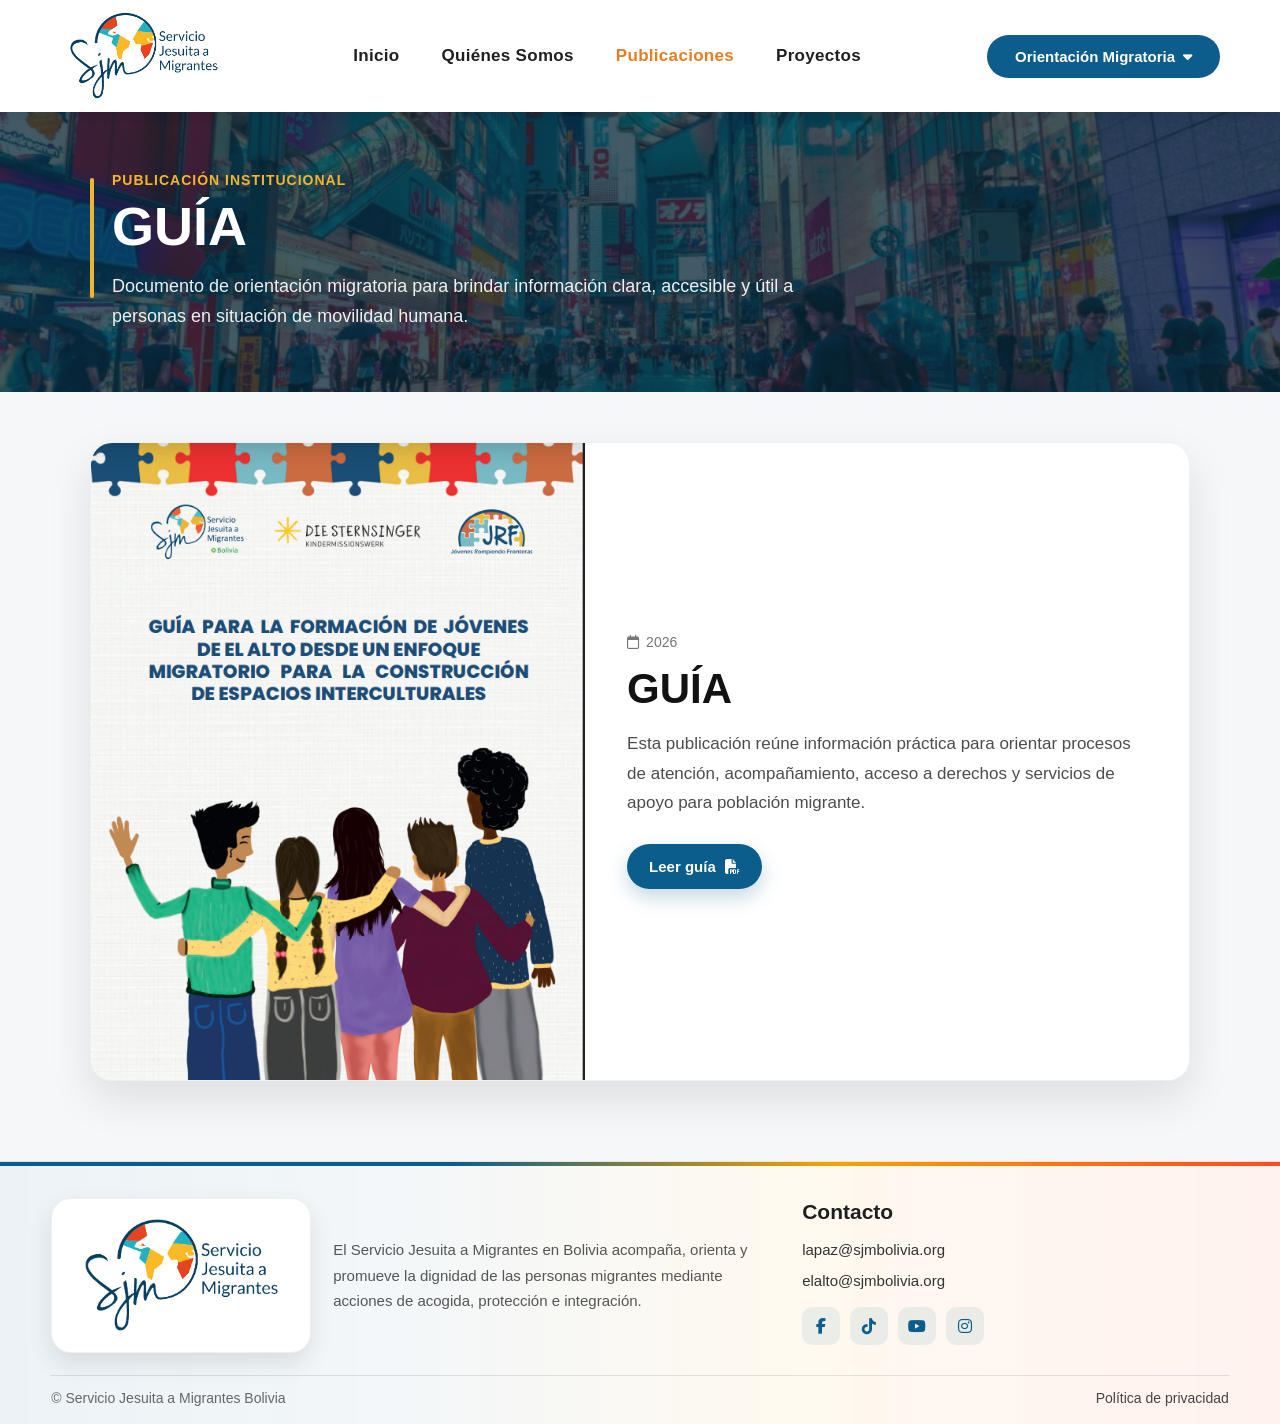
<file: guiadoc.html>
<!DOCTYPE html>
<html lang="es">
<head>
  <meta charset="UTF-8">
  <meta name="viewport" content="width=device-width, initial-scale=1.0">
  <title>GUÍA - SJM Bolivia</title>

  <link rel="stylesheet" href="publicaciones.css">
  <link rel="stylesheet" href="guiadoc.css">
  <link rel="stylesheet" href="https://cdnjs.cloudflare.com/ajax/libs/font-awesome/6.5.2/css/all.min.css">
</head>
<body>

  <!-- NAVBAR -->
  <header class="navbar">
    <div class="logo">
      <a href="index.html" aria-label="Ir al inicio">
        <img src="sjm.png" alt="SJM Bolivia">
      </a>
    </div>

    <nav class="nav-menu" aria-label="Navegación principal">
      <a href="index.html" class="nav-main-link">Inicio</a>

      <div class="nav-dropdown has-dropdown">
        <a href="quienes-somos.html" class="nav-main-link">Quiénes Somos</a>
        <div class="nav-dropdown-menu">
          <a href="quienes-somos.html#donde">Dónde estamos</a>
          <a href="quienes-somos.html#mision">Misión</a>
          <a href="quienes-somos.html#vision">Visión</a>
          <a href="quienes-somos.html#objetivos">Objetivos Estratégicos</a>
          <a href="quienes-somos.html#valores">Valores</a>
          <a href="quienes-somos.html#principios">Principios</a>
        </div>
      </div>

      <div class="nav-dropdown has-dropdown">
        <a href="publicaciones.html" class="nav-main-link active">Publicaciones</a>
        <div class="nav-dropdown-menu">
          <a href="publicaciones.html#sin-fronteras">Sin Fronteras</a>
          <a href="publicaciones.html#el-canto-del-tordo">El Canto del Tordo</a>
          <a href="publicaciones.html#notas-informativas">Notas informativas</a>
          <a href="publicaciones.html#encuentros-jrf">Encuentros JRF</a>
          <a href="publicaciones.html#historias-de-vida">Historias de vida</a>
          <a href="publicaciones.html#guia">Guía</a>
        </div>
      </div>

      <div class="nav-dropdown has-dropdown">
        <a href="proyectos.html" class="nav-main-link">Proyectos</a>
        <div class="nav-dropdown-menu">
          <a href="proyectos.html#proyecto-migrantes">Proyecto Migrantes</a>
          <a href="proyectos.html#proyecto-emprendimientos">Proyecto Emprendimientos</a>
          <a href="proyectos.html#proyecto-jovenes">Proyecto Jóvenes e Interculturalidad</a>
        </div>
      </div>
    </nav>

    <div class="nav-pills">
      <div class="pill-dropdown has-dropdown">
        <button class="pill-btn pill-blue dropdown-toggle" type="button">
          Orientación Migratoria <i class="fa-solid fa-caret-down"></i>
        </button>
        <div class="pill-dropdown-menu">
          <a href="preguntas-frecuentes.html">Preguntas frecuentes</a>
          <a href="guias.html">Guías</a>
        </div>
      </div>

      <button class="menu-toggle" type="button" aria-label="Abrir menú">
        <span></span>
        <span></span>
        <span></span>
      </button>
    </div>
  </header>

  <!-- MENÚ MÓVIL REAL -->
  <div class="mobile-menu-overlay"></div>

  <aside class="mobile-menu" aria-label="Menú móvil">
    <button class="mobile-menu-close" type="button" aria-label="Cerrar menú">&times;</button>

    <nav class="mobile-nav-links">
      <a href="index.html">Inicio</a>

      <div class="mobile-nav-group">
        <a href="quienes-somos.html">Quiénes Somos</a>
        <div class="mobile-submenu">
          <a href="quienes-somos.html#donde">Dónde estamos</a>
          <a href="quienes-somos.html#mision">Misión</a>
          <a href="quienes-somos.html#vision">Visión</a>
          <a href="quienes-somos.html#objetivos">Objetivos Estratégicos</a>
          <a href="quienes-somos.html#valores">Valores</a>
          <a href="quienes-somos.html#principios">Principios</a>
        </div>
      </div>

      <div class="mobile-nav-group">
        <a href="publicaciones.html">Publicaciones</a>
        <div class="mobile-submenu">
          <a href="publicaciones.html#sin-fronteras">Sin Fronteras</a>
          <a href="publicaciones.html#el-canto-del-tordo">El Canto del Tordo</a>
          <a href="publicaciones.html#notas-informativas">Notas informativas</a>
          <a href="publicaciones.html#encuentros-jrf">Encuentros JRF</a>
          <a href="publicaciones.html#historias-de-vida">Historias de vida</a>
          <a href="publicaciones.html#guia">Guía</a>
        </div>
      </div>

      <div class="mobile-nav-group">
        <a href="proyectos.html">Proyectos</a>
        <div class="mobile-submenu">
          <a href="proyectos.html#proyecto-migrantes">Proyecto Migrantes</a>
          <a href="proyectos.html#proyecto-emprendimientos">Proyecto Emprendimientos</a>
          <a href="proyectos.html#proyecto-jovenes">Proyecto Jóvenes e Interculturalidad</a>
        </div>
      </div>

      <a href="preguntas-frecuentes.html">Preguntas frecuentes</a>
      <a href="guias.html">Guías</a>
    </nav>
  </aside>

  <!-- HERO -->
  <section class="guia-hero">
    <div class="guia-hero-content">
      <div class="hero-line"></div>
      <div>
        <p class="guia-mini">Publicación institucional</p>
        <h1>GUÍA</h1>
        <p class="guia-desc">
          Documento de orientación migratoria para brindar información clara, accesible y útil
          a personas en situación de movilidad humana.
        </p>
      </div>
    </div>
  </section>

  <!-- DOCUMENTO ÚNICO -->
  <main class="guia-layout">
    <article class="guia-card">
      <div class="guia-img-wrap">
        <img src="guia.png" alt="GUÍA">
      </div>

      <div class="guia-body">
        <span class="guia-fecha">
          <i class="fa-regular fa-calendar"></i>
          2026
        </span>

        <h2>GUÍA</h2>

        <p>
          Esta publicación reúne información práctica para orientar procesos de atención,
          acompañamiento, acceso a derechos y servicios de apoyo para población migrante.
        </p>

        <button class="guia-btn" type="button" id="abrirGuia">
          Leer guía
          <i class="fa-solid fa-file-pdf"></i>
        </button>
      </div>
    </article>
  </main>

  <!-- FOOTER -->
  <footer class="site-footer compact-footer">
    <div class="footer-stripe">
      <span class="stripe-blue"></span>
      <span class="stripe-orange"></span>
      <span class="stripe-red"></span>
    </div>

    <div class="footer-main footer-main-compact">
      <div class="footer-brand compact-brand">
        <div class="footer-logo-box">
          <img src="sjm.png" alt="SJM Bolivia">
        </div>
        <div class="footer-brand-text">
          <p>
            El Servicio Jesuita a Migrantes en Bolivia acompaña, orienta y promueve
            la dignidad de las personas migrantes mediante acciones de acogida,
            protección e integración.
          </p>
        </div>
      </div>

      <div class="footer-contact compact-contact">
        <h3>Contacto</h3>
        <a href="mailto:lapaz@sjmbolivia.org">lapaz@sjmbolivia.org</a>
        <a href="mailto:elalto@sjmbolivia.org">elalto@sjmbolivia.org</a>

        <div class="footer-social">
          <a href="#"><i class="fa-brands fa-facebook-f"></i></a>
          <a href="#"><i class="fa-brands fa-tiktok"></i></a>
          <a href="#"><i class="fa-brands fa-youtube"></i></a>
          <a href="#"><i class="fa-brands fa-instagram"></i></a>
        </div>
      </div>
    </div>

    <div class="footer-bottom compact-bottom">
      <p>© Servicio Jesuita a Migrantes Bolivia</p>
      <div class="footer-bottom-links">
        <a href="#">Política de privacidad</a>
      </div>
    </div>
  </footer>

  <!-- VISOR PDF -->
  <div class="pdf-viewer-modal" id="pdfViewerModal" aria-hidden="true">
    <div class="pdf-viewer-header">
      <h3 id="pdfViewerTitle">GUÍA</h3>

      <div class="pdf-viewer-actions">
        <a id="pdfDownloadBtn" href="pdf/nuevaguia.pdf" target="_blank">
          Abrir PDF <i class="fa-solid fa-arrow-up-right-from-square"></i>
        </a>

        <button type="button" id="pdfCloseBtn" aria-label="Cerrar visor PDF">
          <i class="fa-solid fa-xmark"></i>
        </button>
      </div>
    </div>

    <iframe id="pdfFrame" src="" title="Visor PDF"></iframe>
  </div>

  <script src="script.js"></script>
  <script src="guiadoc.js"></script>

</body>
</html>
</file>
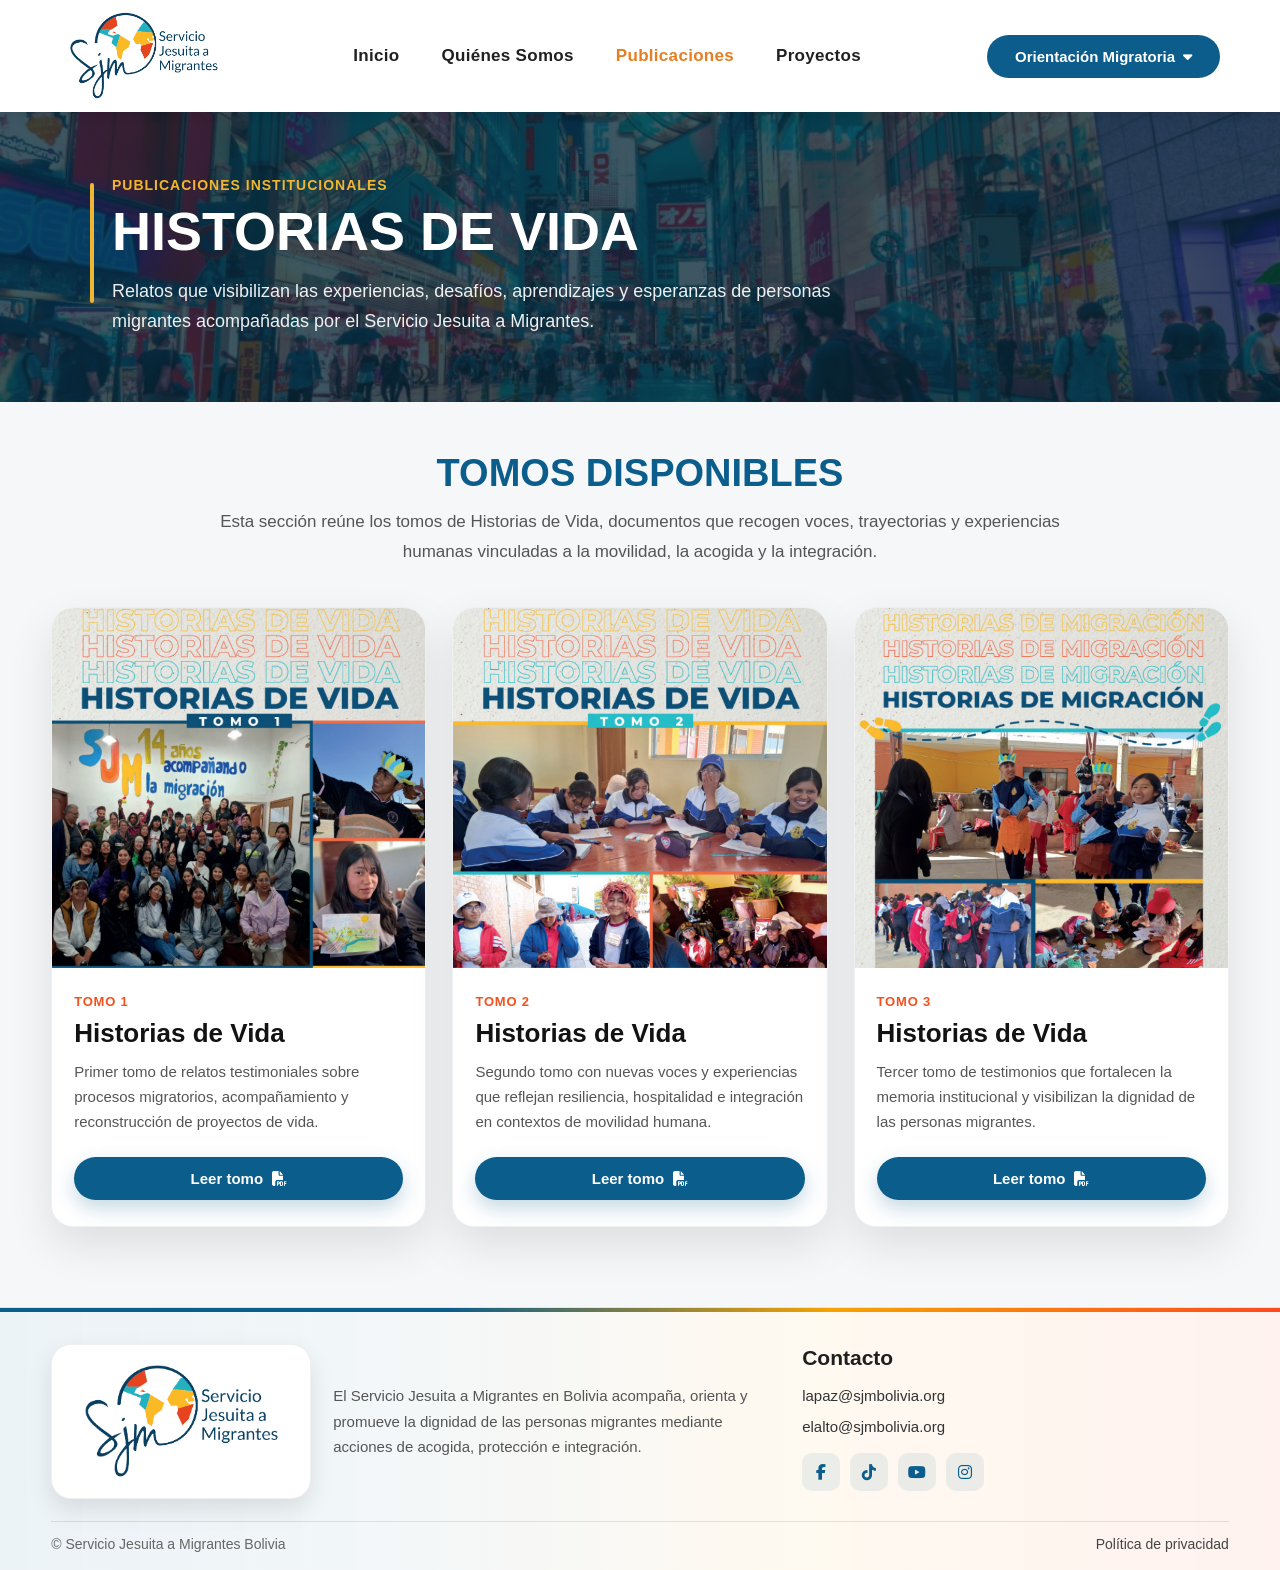
<file: historias.html>
<!DOCTYPE html>
<html lang="es">
<head>
  <meta charset="UTF-8">
  <meta name="viewport" content="width=device-width, initial-scale=1.0">
  <title>Historias de Vida - SJM Bolivia</title>

  <link rel="stylesheet" href="publicaciones.css">
  <link rel="stylesheet" href="historias.css">
  <link rel="stylesheet" href="https://cdnjs.cloudflare.com/ajax/libs/font-awesome/6.5.2/css/all.min.css">
</head>
<body>

  <!-- NAVBAR -->
  <header class="navbar">
    <div class="logo">
      <a href="index.html" aria-label="Ir al inicio">
        <img src="sjm.png" alt="SJM Bolivia">
      </a>
    </div>

    <nav class="nav-menu" aria-label="Navegación principal">
      <a href="index.html" class="nav-main-link">Inicio</a>

      <div class="nav-dropdown has-dropdown">
        <a href="quienes-somos.html" class="nav-main-link">Quiénes Somos</a>
        <div class="nav-dropdown-menu">
          <a href="quienes-somos.html#donde">Dónde estamos</a>
          <a href="quienes-somos.html#mision">Misión</a>
          <a href="quienes-somos.html#vision">Visión</a>
          <a href="quienes-somos.html#objetivos">Objetivos Estratégicos</a>
          <a href="quienes-somos.html#valores">Valores</a>
          <a href="quienes-somos.html#principios">Principios</a>
        </div>
      </div>

      <div class="nav-dropdown has-dropdown">
        <a href="publicaciones.html" class="nav-main-link active">Publicaciones</a>
        <div class="nav-dropdown-menu">
          <a href="publicaciones.html#sin-fronteras">Sin Fronteras</a>
          <a href="publicaciones.html#el-canto-del-tordo">El Canto del Tordo</a>
          <a href="publicaciones.html#notas-informativas">Notas informativas</a>
          <a href="publicaciones.html#encuentros-jrf">Encuentros JRF</a>
          <a href="publicaciones.html#historias-de-vida">Historias de vida</a>
          <a href="publicaciones.html#guia">Guía</a>
        </div>
      </div>

      <div class="nav-dropdown has-dropdown">
        <a href="proyectos.html" class="nav-main-link">Proyectos</a>
        <div class="nav-dropdown-menu">
          <a href="proyectos.html#proyecto-migrantes">Proyecto Migrantes</a>
          <a href="proyectos.html#proyecto-emprendimientos">Proyecto Emprendimientos</a>
          <a href="proyectos.html#proyecto-jovenes">Proyecto Jóvenes e Interculturalidad</a>
        </div>
      </div>
    </nav>

    <div class="nav-pills">
      <div class="pill-dropdown has-dropdown">
        <button class="pill-btn pill-blue dropdown-toggle" type="button">
          Orientación Migratoria <i class="fa-solid fa-caret-down"></i>
        </button>
        <div class="pill-dropdown-menu">
          <a href="preguntas-frecuentes.html">Preguntas frecuentes</a>
          <a href="guias.html">Guías</a>
        </div>
      </div>

      <button class="menu-toggle" type="button" aria-label="Abrir menú">
        <span></span>
        <span></span>
        <span></span>
      </button>
    </div>
  </header>

  <!-- MENÚ MÓVIL -->
  <div class="mobile-menu-overlay"></div>

  <aside class="mobile-menu" aria-label="Menú móvil">
    <button class="mobile-menu-close" type="button" aria-label="Cerrar menú">&times;</button>

    <nav class="mobile-nav-links">
      <a href="index.html">Inicio</a>

      <div class="mobile-nav-group">
        <a href="quienes-somos.html">Quiénes Somos</a>
        <div class="mobile-submenu">
          <a href="quienes-somos.html#donde">Dónde estamos</a>
          <a href="quienes-somos.html#mision">Misión</a>
          <a href="quienes-somos.html#vision">Visión</a>
          <a href="quienes-somos.html#objetivos">Objetivos Estratégicos</a>
          <a href="quienes-somos.html#valores">Valores</a>
          <a href="quienes-somos.html#principios">Principios</a>
        </div>
      </div>

      <div class="mobile-nav-group">
        <a href="publicaciones.html">Publicaciones</a>
        <div class="mobile-submenu">
          <a href="publicaciones.html#sin-fronteras">Sin Fronteras</a>
          <a href="publicaciones.html#el-canto-del-tordo">El Canto del Tordo</a>
          <a href="publicaciones.html#notas-informativas">Notas informativas</a>
          <a href="publicaciones.html#encuentros-jrf">Encuentros JRF</a>
          <a href="publicaciones.html#historias-de-vida">Historias de vida</a>
          <a href="publicaciones.html#guia">Guía</a>
        </div>
      </div>

      <div class="mobile-nav-group">
        <a href="proyectos.html">Proyectos</a>
        <div class="mobile-submenu">
          <a href="proyectos.html#proyecto-migrantes">Proyecto Migrantes</a>
          <a href="proyectos.html#proyecto-emprendimientos">Proyecto Emprendimientos</a>
          <a href="proyectos.html#proyecto-jovenes">Proyecto Jóvenes e Interculturalidad</a>
        </div>
      </div>

      <a href="preguntas-frecuentes.html">Preguntas frecuentes</a>
      <a href="guias.html">Guías</a>
    </nav>
  </aside>

  <!-- HERO -->
  <section class="historias-hero">
    <div class="historias-hero-content">
      <div class="hero-line"></div>
      <div>
        <p class="historias-mini">Publicaciones institucionales</p>
        <h1>Historias de Vida</h1>
        <p class="historias-desc">
          Relatos que visibilizan las experiencias, desafíos, aprendizajes y esperanzas
          de personas migrantes acompañadas por el Servicio Jesuita a Migrantes.
        </p>
      </div>
    </div>
  </section>

  <!-- TOMOS -->
  <main class="historias-layout">
    <section class="historias-intro">
      <h2>Tomos disponibles</h2>
      <p>
        Esta sección reúne los tomos de Historias de Vida, documentos que recogen voces,
        trayectorias y experiencias humanas vinculadas a la movilidad, la acogida y la integración.
      </p>
    </section>

    <section class="tomos-grid">

      <article class="tomo-card">
        <div class="tomo-img-wrap">
          <img src="historia1.png" alt="Historias de Vida - Tomo 1">
        </div>

        <div class="tomo-body">
          <span class="tomo-numero">Tomo 1</span>
          <h3>Historias de Vida</h3>
          <p>
            Primer tomo de relatos testimoniales sobre procesos migratorios,
            acompañamiento y reconstrucción de proyectos de vida.
          </p>

          <button class="tomo-btn" type="button" data-pdf="pdf/historias-tomo1.pdf" data-title="Historias de Vida - Tomo 1">
            Leer tomo
            <i class="fa-solid fa-file-pdf"></i>
          </button>
        </div>
      </article>

      <article class="tomo-card">
        <div class="tomo-img-wrap">
          <img src="historia2.png" alt="Historias de Vida - Tomo 2">
        </div>

        <div class="tomo-body">
          <span class="tomo-numero">Tomo 2</span>
          <h3>Historias de Vida</h3>
          <p>
            Segundo tomo con nuevas voces y experiencias que reflejan resiliencia,
            hospitalidad e integración en contextos de movilidad humana.
          </p>

          <button class="tomo-btn" type="button" data-pdf="pdf/historias-tomo2.pdf" data-title="Historias de Vida - Tomo 2">
            Leer tomo
            <i class="fa-solid fa-file-pdf"></i>
          </button>
        </div>
      </article>

      <article class="tomo-card">
        <div class="tomo-img-wrap">
          <img src="historia3.png" alt="Historias de Vida - Tomo 3">
        </div>

        <div class="tomo-body">
          <span class="tomo-numero">Tomo 3</span>
          <h3>Historias de Vida</h3>
          <p>
            Tercer tomo de testimonios que fortalecen la memoria institucional
            y visibilizan la dignidad de las personas migrantes.
          </p>

          <button class="tomo-btn" type="button" data-pdf="pdf/historias-tomo3.pdf" data-title="Historias de Vida - Tomo 3">
            Leer tomo
            <i class="fa-solid fa-file-pdf"></i>
          </button>
        </div>
      </article>

    </section>
  </main>

  <!-- FOOTER -->
  <footer class="site-footer compact-footer">
    <div class="footer-stripe">
      <span class="stripe-blue"></span>
      <span class="stripe-orange"></span>
      <span class="stripe-red"></span>
    </div>

    <div class="footer-main footer-main-compact">
      <div class="footer-brand compact-brand">
        <div class="footer-logo-box">
          <img src="sjm.png" alt="SJM Bolivia">
        </div>
        <div class="footer-brand-text">
          <p>
            El Servicio Jesuita a Migrantes en Bolivia acompaña, orienta y promueve
            la dignidad de las personas migrantes mediante acciones de acogida,
            protección e integración.
          </p>
        </div>
      </div>

      <div class="footer-contact compact-contact">
        <h3>Contacto</h3>
        <a href="mailto:lapaz@sjmbolivia.org">lapaz@sjmbolivia.org</a>
        <a href="mailto:elalto@sjmbolivia.org">elalto@sjmbolivia.org</a>

        <div class="footer-social">
          <a href="#"><i class="fa-brands fa-facebook-f"></i></a>
          <a href="#"><i class="fa-brands fa-tiktok"></i></a>
          <a href="#"><i class="fa-brands fa-youtube"></i></a>
          <a href="#"><i class="fa-brands fa-instagram"></i></a>
        </div>
      </div>
    </div>

    <div class="footer-bottom compact-bottom">
      <p>© Servicio Jesuita a Migrantes Bolivia</p>
      <div class="footer-bottom-links">
        <a href="#">Política de privacidad</a>
      </div>
    </div>
  </footer>

  <!-- VISOR PDF -->
  <div class="pdf-viewer-modal" id="pdfViewerModal" aria-hidden="true">
    <div class="pdf-viewer-header">
      <h3 id="pdfViewerTitle">Historias de Vida</h3>

      <div class="pdf-viewer-actions">
        <a id="pdfDownloadBtn" href="#" target="_blank">
          Abrir PDF <i class="fa-solid fa-arrow-up-right-from-square"></i>
        </a>

        <button type="button" id="pdfCloseBtn" aria-label="Cerrar visor PDF">
          <i class="fa-solid fa-xmark"></i>
        </button>
      </div>
    </div>

    <iframe id="pdfFrame" src="" title="Visor PDF"></iframe>
  </div>

  <script src="script.js"></script>
  <script src="historias.js"></script>

</body>
</html>
</file>
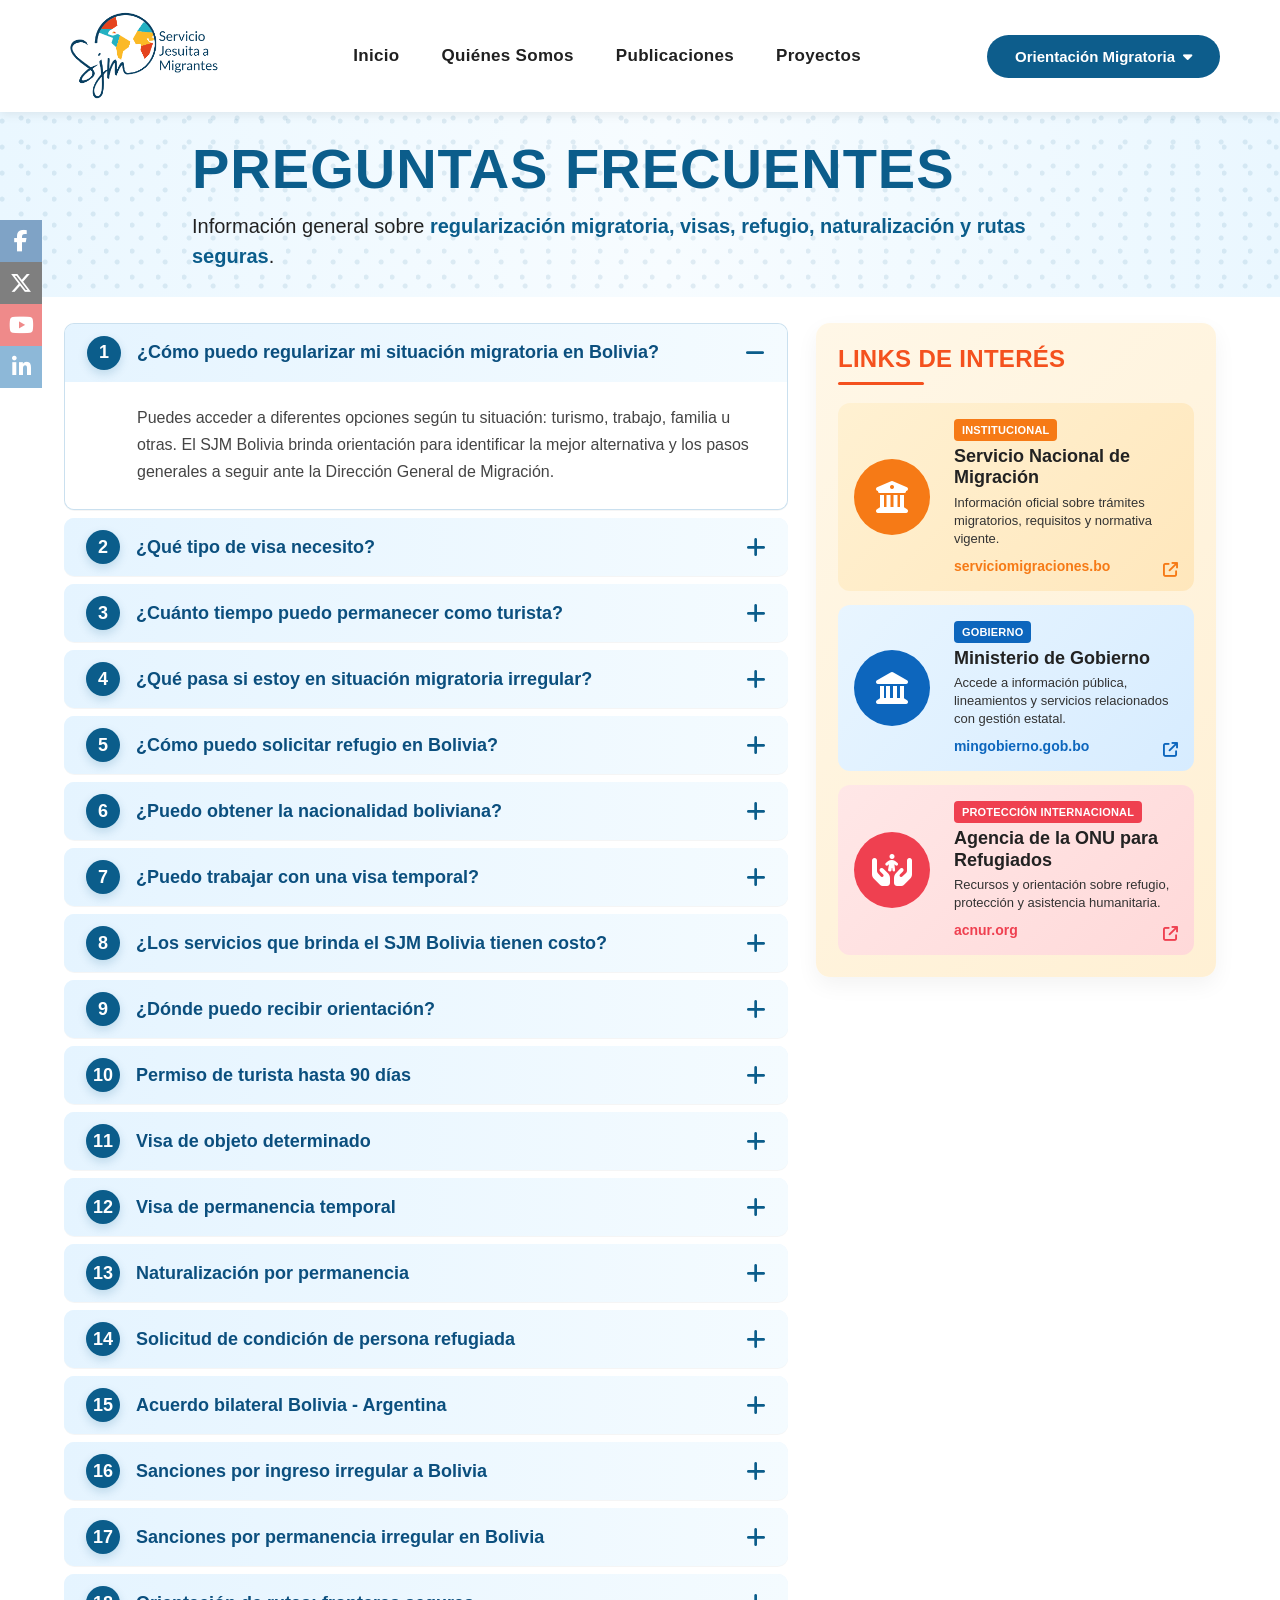
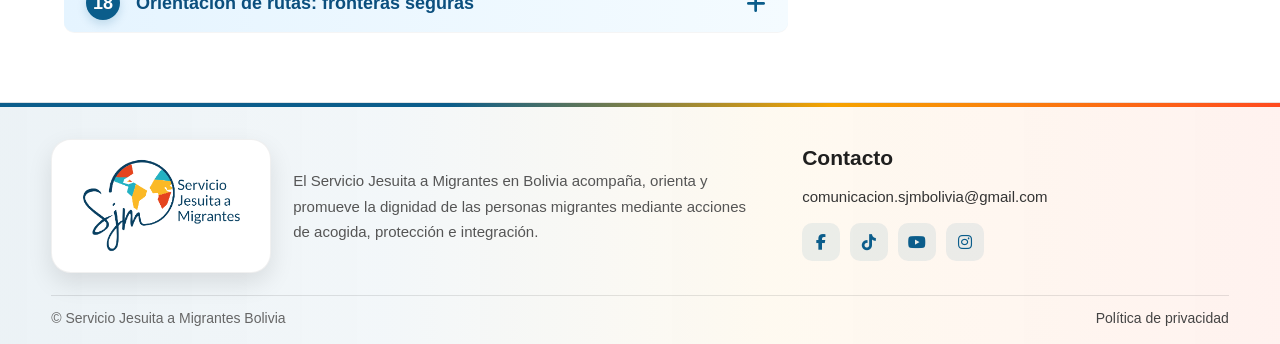
<file: preguntas-frecuentes.html>
<!DOCTYPE html>
<html lang="es">
<head>
    <meta charset="UTF-8">
    <meta name="viewport" content="width=device-width, initial-scale=1.0">
    <title>Preguntas Frecuentes - SJM Bolivia</title>
    <link rel="stylesheet" href="preguntas-frecuentes.css">
    <link rel="stylesheet" href="https://cdnjs.cloudflare.com/ajax/libs/font-awesome/6.5.2/css/all.min.css">
</head>
<body>

    <!-- NAVBAR -->
    <header class="navbar">
        <div class="logo">
            <a href="index.html" aria-label="Ir al inicio">
                <img src="sjm.png" alt="SJM Bolivia">
            </a>
        </div>

        <nav class="nav-menu" aria-label="Navegación principal">
            <a href="index.html" class="nav-main-link">Inicio</a>

            <div class="nav-dropdown has-dropdown">
                <a href="quienes-somos.html" class="nav-main-link">Quiénes Somos</a>
                <div class="nav-dropdown-menu">
                    <a href="quienes-somos.html#donde">Dónde estamos</a>
                    <a href="quienes-somos.html#mision">Misión</a>
                    <a href="quienes-somos.html#vision">Visión</a>
                    <a href="quienes-somos.html#objetivos">Objetivos Estratégicos</a>
                    <a href="quienes-somos.html#valores">Valores</a>
                    <a href="quienes-somos.html#principios">Principios</a>
                </div>
            </div>

            <div class="nav-dropdown has-dropdown">
                <a href="publicaciones.html" class="nav-main-link">Publicaciones</a>
                <div class="nav-dropdown-menu">
                    <a href="publicaciones.html#sin-fronteras">Sin Fronteras</a>
                    <a href="publicaciones.html#el-canto-del-tordo">El Canto del Tordo</a>
                    <a href="publicaciones.html#notas-informativas">Notas informativas</a>
                    <a href="publicaciones.html#encuentros-jrf">Encuentros JRF</a>
                    <a href="publicaciones.html#historias-de-vida">Historias de vida</a>
                    <a href="publicaciones.html#guia">Guía: Construyendo espacios interculturales</a>
                </div>
            </div>

            <div class="nav-dropdown has-dropdown">
                <a href="proyectos.html" class="nav-main-link">Proyectos</a>
                <div class="nav-dropdown-menu">
                    <a href="proyectos.html#proyecto-migrantes">Proyecto Migrantes</a>
                    <a href="proyectos.html#proyecto-emprendimientos">Proyecto Emprendimientos</a>
                    <a href="proyectos.html#proyecto-jovenes">Proyecto Jóvenes e Interculturalidad</a>
                </div>
            </div>
        </nav>

        <div class="nav-pills">
            <div class="pill-dropdown has-dropdown">
                <button class="pill-btn pill-blue dropdown-toggle" type="button" aria-label="Abrir menú de orientación migratoria">
                    Orientación Migratoria <i class="fa-solid fa-caret-down"></i>
                </button>

                <div class="pill-dropdown-menu">
                    <a href="preguntas-frecuentes.html">Preguntas frecuentes</a>
                    <a href="guias.html">Guías</a>
                </div>
            </div>

            <button class="menu-toggle" type="button" aria-label="Abrir menú">
                <span></span>
                <span></span>
                <span></span>
            </button>
        </div>
    </header>

    <!-- MENU MOVIL -->
    <div class="mobile-menu-overlay"></div>

    <aside class="mobile-menu" aria-label="Menú móvil">
        <button class="mobile-menu-close" type="button" aria-label="Cerrar menú">&times;</button>

        <nav class="mobile-nav-links">
            <a href="index.html">Inicio</a>

            <div class="mobile-nav-group">
                <a href="quienes-somos.html">Quiénes Somos</a>
                <div class="mobile-submenu">
                    <a href="quienes-somos.html#donde">Dónde estamos</a>
                    <a href="quienes-somos.html#mision">Misión</a>
                    <a href="quienes-somos.html#vision">Visión</a>
                    <a href="quienes-somos.html#objetivos">Objetivos Estratégicos</a>
                    <a href="quienes-somos.html#valores">Valores</a>
                    <a href="quienes-somos.html#principios">Principios</a>
                </div>
            </div>

            <div class="mobile-nav-group">
                <a href="publicaciones.html">Publicaciones</a>
                <div class="mobile-submenu">
                    <a href="publicaciones.html#sin-fronteras">Sin Fronteras</a>
                    <a href="publicaciones.html#el-canto-del-tordo">El Canto del Tordo</a>
                    <a href="publicaciones.html#notas-informativas">Notas informativas</a>
                    <a href="publicaciones.html#encuentros-jrf">Encuentros JRF</a>
                    <a href="publicaciones.html#historias-de-vida">Historias de vida</a>
                    <a href="publicaciones.html#guia">Guía: Construyendo espacios interculturales</a>
                </div>
            </div>

            <div class="mobile-nav-group">
                <a href="proyectos.html">Proyectos</a>
                <div class="mobile-submenu">
                    <a href="proyectos.html#proyecto-migrantes">Proyecto Migrantes</a>
                    <a href="proyectos.html#proyecto-emprendimientos">Proyecto Emprendimientos</a>
                    <a href="proyectos.html#proyecto-jovenes">Proyecto Jóvenes e Interculturalidad</a>
                </div>
            </div>

            <a href="preguntas-frecuentes.html">Preguntas frecuentes</a>
            <a href="guias.html">Guías</a>
        </nav>
    </aside>

    <!-- REDES -->
    <div class="social-bar">
        <a href="#" class="social-btn facebook" aria-label="Facebook"><i class="fa-brands fa-facebook-f"></i></a>
        <a href="#" class="social-btn tiktok" aria-label="X"><i class="fa-brands fa-x-twitter"></i></a>
        <a href="#" class="social-btn youtube" aria-label="YouTube"><i class="fa-brands fa-youtube"></i></a>
        <a href="#" class="social-btn instagram" aria-label="LinkedIn"><i class="fa-brands fa-linkedin-in"></i></a>
    </div>

    <!-- CONTENIDO -->
    <main class="faq-page">

        <section class="faq-header">
            <h1>Preguntas frecuentes</h1>
            <p>Información general sobre <strong>regularización migratoria, visas, refugio, naturalización y rutas seguras</strong>.</p>
        </section>

        <section class="faq-middle">

            <section class="faq-list">

                <div class="faq-item open">
                    <button class="faq-question" type="button">
                        <span>¿Cómo puedo regularizar mi situación migratoria en Bolivia?</span>
                        <i class="fa-solid fa-minus"></i>
                    </button>
                    <div class="faq-answer">
                        <p>Puedes acceder a diferentes opciones según tu situación: turismo, trabajo, familia u otras. El SJM Bolivia brinda orientación para identificar la mejor alternativa y los pasos generales a seguir ante la Dirección General de Migración.</p>
                    </div>
                </div>

                <div class="faq-item">
                    <button class="faq-question" type="button">
                        <span>¿Qué tipo de visa necesito?</span>
                        <i class="fa-solid fa-plus"></i>
                    </button>
                    <div class="faq-answer">
                        <p>Dependerá del motivo de tu estadía en el país: turismo, trabajo, salud, familia o reunificación familiar. Nuestro equipo puede orientarte de manera personalizada según tu caso.</p>
                    </div>
                </div>

                <div class="faq-item">
                    <button class="faq-question" type="button">
                        <span>¿Cuánto tiempo puedo permanecer como turista?</span>
                        <i class="fa-solid fa-plus"></i>
                    </button>
                    <div class="faq-answer">
                        <p>La permanencia por turismo es temporal y está sujeta a normativa vigente. Generalmente, la estadía para turistas puede alcanzar hasta noventa días calendario como máximo por año, por lo que es importante informarse y realizar los trámites correspondientes antes del vencimiento.</p>
                    </div>
                </div>

                <div class="faq-item">
                    <button class="faq-question" type="button">
                        <span>¿Qué pasa si estoy en situación migratoria irregular?</span>
                        <i class="fa-solid fa-plus"></i>
                    </button>
                    <div class="faq-answer">
                        <p>Existen mecanismos para regularizar la situación migratoria, según cada caso. La permanencia irregular puede generar sanciones o multas, por lo que se recomienda recibir orientación para revisar alternativas y evitar mayores dificultades.</p>
                    </div>
                </div>

                <div class="faq-item">
                    <button class="faq-question" type="button">
                        <span>¿Cómo puedo solicitar refugio en Bolivia?</span>
                        <i class="fa-solid fa-plus"></i>
                    </button>
                    <div class="faq-answer">
                        <p>Si tu vida, seguridad, libertad o integridad están en riesgo en tu país de origen, puedes solicitar la condición de persona refugiada ante la Comisión Nacional del Refugiado, CONARE. La solicitud debe presentarse por escrito y posteriormente se realiza una entrevista.</p>
                    </div>
                </div>

                <div class="faq-item">
                    <button class="faq-question" type="button">
                        <span>¿Puedo obtener la nacionalidad boliviana?</span>
                        <i class="fa-solid fa-plus"></i>
                    </button>
                    <div class="faq-answer">
                        <p>Sí. Existen procesos de naturalización para personas migrantes extranjeras que cumplen ciertos requisitos de permanencia en el país. Podemos orientarte sobre este procedimiento y los pasos generales.</p>
                    </div>
                </div>

                <div class="faq-item">
                    <button class="faq-question" type="button">
                        <span>¿Puedo trabajar con una visa temporal?</span>
                        <i class="fa-solid fa-plus"></i>
                    </button>
                    <div class="faq-answer">
                        <p>Dependerá del tipo de visa o permiso que tengas. Algunas categorías permiten realizar actividades laborales, siempre que exista la autorización correspondiente y se cumplan los requisitos establecidos.</p>
                    </div>
                </div>

                <div class="faq-item">
                    <button class="faq-question" type="button">
                        <span>¿Los servicios que brinda el SJM Bolivia tienen costo?</span>
                        <i class="fa-solid fa-plus"></i>
                    </button>
                    <div class="faq-answer">
                        <p>Los servicios están orientados a población migrante en situación de vulnerabilidad. Para más información sobre acceso, horarios y modalidades de atención, puedes contactarte directamente con el SJM Bolivia.</p>
                    </div>
                </div>

                <div class="faq-item">
                    <button class="faq-question" type="button">
                        <span>¿Dónde puedo recibir orientación?</span>
                        <i class="fa-solid fa-plus"></i>
                    </button>
                    <div class="faq-answer">
                        <p>Brindamos atención en las ciudades de La Paz y El Alto. Puedes contactarnos para conocer horarios y modalidades de atención.</p>
                        <p><strong>Contacto:</strong> +591 64111076</p>
                    </div>
                </div>

                <div class="faq-item">
                    <button class="faq-question" type="button">
                        <span>Permiso de turista hasta 90 días</span>
                        <i class="fa-solid fa-plus"></i>
                    </button>
                    <div class="faq-answer">
                        <p>Es otorgado con el propósito de descanso o esparcimiento, sin realizar actividad remunerada o lucrativa por cuenta propia o ajena. Inicialmente puede otorgarse por treinta días calendario y habilita a tramitar permanencia transitoria por turismo o visita ante la Dirección General de Migración por periodos similares.</p>
                        <p><strong>Entidad emisora:</strong> Trámites de Migración.</p>
                        <p><strong>Requisitos generales:</strong> cédula o pasaporte vigente. En caso de menores de edad que viajen solos o con uno de sus padres, se requiere autorización oficial de viaje aceptada por ambos progenitores.</p>
                        <p><strong>Costo:</strong> Gratuito.</p>
                        <p><strong>Validez:</strong> Hasta 90 días calendario como máximo por año.</p>
                    </div>
                </div>

                <div class="faq-item">
                    <button class="faq-question" type="button">
                        <span>Visa de objeto determinado</span>
                        <i class="fa-solid fa-plus"></i>
                    </button>
                    <div class="faq-answer">
                        <p>Es otorgada a personas extranjeras que la solicitan de manera expresa por motivos de trabajo, trabajo transitorio, salud o familia.</p>
                        <p><strong>Entidad emisora:</strong> Consulados de Bolivia en territorio extranjero.</p>
                        <p><strong>Requisitos generales:</strong> pasaporte vigente, documentación que acredite la actividad a desarrollar o carta de invitación, certificados de antecedentes penales y policiales del país de origen o última residencia, y solvencia económica mediante declaración jurada.</p>
                        <p><strong>Costo aproximado:</strong> 85 USD.</p>
                        <p><strong>Validez referencial:</strong> trabajo 30 días, trabajo transitorio 180 días, salud 30 días y familia 30 días.</p>
                        <p><strong>Derechos:</strong> permite estar de forma regular por determinado tiempo y actividad. Puede ser prorrogable y habilita a tramitar permanencia temporal ante la Dirección General de Migración.</p>
                    </div>
                </div>

                <div class="faq-item">
                    <button class="faq-question" type="button">
                        <span>Visa de permanencia temporal</span>
                        <i class="fa-solid fa-plus"></i>
                    </button>
                    <div class="faq-answer">
                        <p>Autoriza a permanecer en Bolivia hasta un máximo de tres años, por motivos de trabajo, actividad remunerada o lucrativa, familia, vínculos de parentesco, dependencia económica, afinidad o matrimonio.</p>
                        <p><strong>Entidad emisora:</strong> Dirección General de Migración.</p>
                        <p><strong>Requisitos generales:</strong> formulario de declaración jurada, cédula o pasaporte, certificados de antecedentes, registro de ingreso a Bolivia, contrato de trabajo si corresponde, fotografías 4x4 fondo blanco, documento notarial de solvencia económica, croquis de domicilio y certificado médico INSO.</p>
                        <p><strong>Costos aproximados:</strong> 1 año: 300 USD; 2 años: 400 USD; 3 años: 450 USD.</p>
                        <p><strong>Derechos:</strong> permite permanecer de forma regular en territorio boliviano por uno, dos o hasta tres años.</p>
                    </div>
                </div>

                <div class="faq-item">
                    <button class="faq-question" type="button">
                        <span>Naturalización por permanencia</span>
                        <i class="fa-solid fa-plus"></i>
                    </button>
                    <div class="faq-answer">
                        <p>Las personas migrantes extranjeras pueden adquirir la nacionalidad boliviana por naturalización, cumpliendo requisitos de permanencia y documentación.</p>
                        <p><strong>Entidades relacionadas:</strong> Dirección General de Migración, SERECI y SEGIP.</p>
                        <p><strong>Requisitos generales:</strong> permanencia ininterrumpida en Bolivia por más de tres años, examen escrito de conocimientos generales sobre historia elemental de Bolivia, nota dirigida al Ministerio de Gobierno, formulario de solicitud, documento de identidad vigente, certificado de nacimiento legalizado, cédula de identidad extranjera, certificados de antecedentes y fotografía 4x4.</p>
                        <p><strong>Costo aproximado:</strong> 900 USD.</p>
                        <p><strong>Derechos:</strong> la persona naturalizada adquiere los derechos y obligaciones reconocidos por las leyes bolivianas.</p>
                    </div>
                </div>

                <div class="faq-item">
                    <button class="faq-question" type="button">
                        <span>Solicitud de condición de persona refugiada</span>
                        <i class="fa-solid fa-plus"></i>
                    </button>
                    <div class="faq-answer">
                        <p>Si te encuentras en Bolivia y tuviste que salir de tu país porque tu vida, libertad o seguridad estaban amenazadas, puedes solicitar la condición de persona refugiada ante CONARE.</p>
                        <p><strong>Entidad emisora:</strong> Comisión Nacional del Refugiado, ubicada en La Paz.</p>
                        <p><strong>Requisitos generales:</strong> encontrarse en territorio boliviano y presentar una solicitud escrita documentada ante oficinas de CONARE.</p>
                        <p><strong>Pasos:</strong> presentar solicitud escrita, asistir a entrevista y renovar a tiempo el documento temporal.</p>
                        <p><strong>Costo:</strong> Gratuito.</p>
                        <p><strong>Derechos:</strong> no se aplican sanciones penales ni administrativas por ingreso o permanencia irregular de la persona solicitante. Se otorga un documento temporal que permite permanecer regularmente, trabajar, estudiar y acceder a salud por 60 días prorrogables.</p>
                    </div>
                </div>

                <div class="faq-item">
                    <button class="faq-question" type="button">
                        <span>Acuerdo bilateral Bolivia - Argentina</span>
                        <i class="fa-solid fa-plus"></i>
                    </button>
                    <div class="faq-answer">
                        <p>Está dirigido a personas de nacionalidad argentina que se encuentran en Bolivia y desean residir temporalmente por un periodo de dos años.</p>
                        <p><strong>Entidad emisora:</strong> Dirección General de Migración.</p>
                        <p><strong>Requisitos generales:</strong> formulario de declaración jurada, pasaporte vigente o documento nacional de identidad, certificados de antecedentes, fotografía actual 4x4 fondo blanco y croquis de domicilio actual.</p>
                        <p><strong>Costo aproximado:</strong> 200 USD.</p>
                        <p><strong>Derechos:</strong> permite regularizarse y mantenerse de forma regular en territorio boliviano.</p>
                    </div>
                </div>

                <div class="faq-item">
                    <button class="faq-question" type="button">
                        <span>Sanciones por ingreso irregular a Bolivia</span>
                        <i class="fa-solid fa-plus"></i>
                    </button>
                    <div class="faq-answer">
                        <p>El ingreso por un lugar no habilitado de control migratorio puede generar una sanción de salida obligatoria temporal por tres años o una multa aproximada de 50 USD.</p>
                        <p><strong>Requisitos generales para multa:</strong> contar con sello de salida del país cuya frontera esté próxima a Bolivia y contar con pasaporte o documento de identidad vigente.</p>
                        <p><strong>Entidad responsable:</strong> Dirección General de Migración nacional o departamental.</p>
                    </div>
                </div>

                <div class="faq-item">
                    <button class="faq-question" type="button">
                        <span>Sanciones por permanencia irregular en Bolivia</span>
                        <i class="fa-solid fa-plus"></i>
                    </button>
                    <div class="faq-answer">
                        <p>La persona extranjera que permanezca en el país de manera irregular puede recibir una sanción por día de permanencia irregular, con un monto aproximado de 5 USD por día.</p>
                        <p><strong>Situaciones posibles:</strong> vencimiento de permanencia regular o visa de permanencia temporal vencida.</p>
                        <p><strong>Entidad responsable:</strong> Dirección General de Migración nacional o departamental.</p>
                    </div>
                </div>

                <div class="faq-item">
                    <button class="faq-question" type="button">
                        <span>Orientación de rutas: fronteras seguras</span>
                        <i class="fa-solid fa-plus"></i>
                    </button>
                    <div class="faq-answer">
                        <p>Se recomienda utilizar pasos habilitados y rutas seguras para evitar riesgos, sanciones o dificultades migratorias.</p>
                        <p><strong>Pasos y rutas mencionadas:</strong></p>
                        <ul>
                            <li>Desaguadero - El Alto</li>
                            <li>El Alto - Pisiga</li>
                            <li>El Alto - Puerto Quijarro</li>
                            <li>El Alto - Guayaramerín</li>
                            <li>El Alto - Villazón</li>
                        </ul>
                    </div>
                </div>

            </section>

            <aside class="interest-links">
                <h2>Links de interés</h2>

                <div class="interest-grid modern-links">
                    <a href="https://serviciomigraciones.bo/" target="_blank" class="interest-card orange-card">
                        <div class="interest-icon">
                            <i class="fa-solid fa-building-columns"></i>
                        </div>
                        <div class="interest-content">
                            <span class="interest-tag">Institucional</span>
                            <h3>Servicio Nacional de Migración</h3>
                            <p>Información oficial sobre trámites migratorios, requisitos y normativa vigente.</p>
                            <span class="interest-url">serviciomigraciones.bo</span>
                        </div>
                        <i class="fa-solid fa-arrow-up-right-from-square interest-arrow"></i>
                    </a>

                    <a href="https://www.mingobierno.gob.bo/" target="_blank" class="interest-card blue-card">
                        <div class="interest-icon">
                            <i class="fa-solid fa-landmark"></i>
                        </div>
                        <div class="interest-content">
                            <span class="interest-tag">Gobierno</span>
                            <h3>Ministerio de Gobierno</h3>
                            <p>Accede a información pública, lineamientos y servicios relacionados con gestión estatal.</p>
                            <span class="interest-url">mingobierno.gob.bo</span>
                        </div>
                        <i class="fa-solid fa-arrow-up-right-from-square interest-arrow"></i>
                    </a>

                    <a href="https://www.acnur.org/" target="_blank" class="interest-card red-card">
                        <div class="interest-icon">
                            <i class="fa-solid fa-hands-holding-child"></i>
                        </div>
                        <div class="interest-content">
                            <span class="interest-tag">Protección internacional</span>
                            <h3>Agencia de la ONU para Refugiados</h3>
                            <p>Recursos y orientación sobre refugio, protección y asistencia humanitaria.</p>
                            <span class="interest-url">acnur.org</span>
                        </div>
                        <i class="fa-solid fa-arrow-up-right-from-square interest-arrow"></i>
                    </a>
                </div>
            </aside>

        </section>

    </main>

    <!-- FOOTER COMPACTO BLANCO -->
    <footer class="site-footer compact-footer">
        <div class="footer-stripe">
            <span class="stripe-blue"></span>
            <span class="stripe-orange"></span>
            <span class="stripe-red"></span>
        </div>

        <div class="footer-main footer-main-compact">
            <div class="footer-brand compact-brand">
                <div class="footer-logo-box">
                    <img src="sjm.png" alt="SJM Bolivia">
                </div>
                <div class="footer-brand-text">
                    <p>
                        El Servicio Jesuita a Migrantes en Bolivia acompaña, orienta y promueve
                        la dignidad de las personas migrantes mediante acciones de acogida,
                        protección e integración.
                    </p>
                </div>
            </div>

            <div class="footer-contact compact-contact">
                <h3>Contacto</h3>
                <!--<a href="mailto:lapaz@sjmbolivia.org">lapaz@sjmbolivia.org</a>-->
                <a href="mailto:comunicacion.sjmbolivia@gmail.com">comunicacion.sjmbolivia@gmail.com</a>

                <div class="footer-social">
                    <a href="#" aria-label="Facebook"><i class="fa-brands fa-facebook-f"></i></a>
                    <a href="#" aria-label="TikTok"><i class="fa-brands fa-tiktok"></i></a>
                    <a href="#" aria-label="YouTube"><i class="fa-brands fa-youtube"></i></a>
                    <a href="#" aria-label="Instagram"><i class="fa-brands fa-instagram"></i></a>
                </div>
            </div>
        </div>

        <div class="footer-bottom compact-bottom">
            <p>© Servicio Jesuita a Migrantes Bolivia</p>
            <div class="footer-bottom-links">
                <a href="#">Política de privacidad</a>
            </div>
        </div>
    </footer>

    <script src="preguntas-frecuentes.js"></script>
    <script src="script.js"></script>
</body>
</html>
</file>
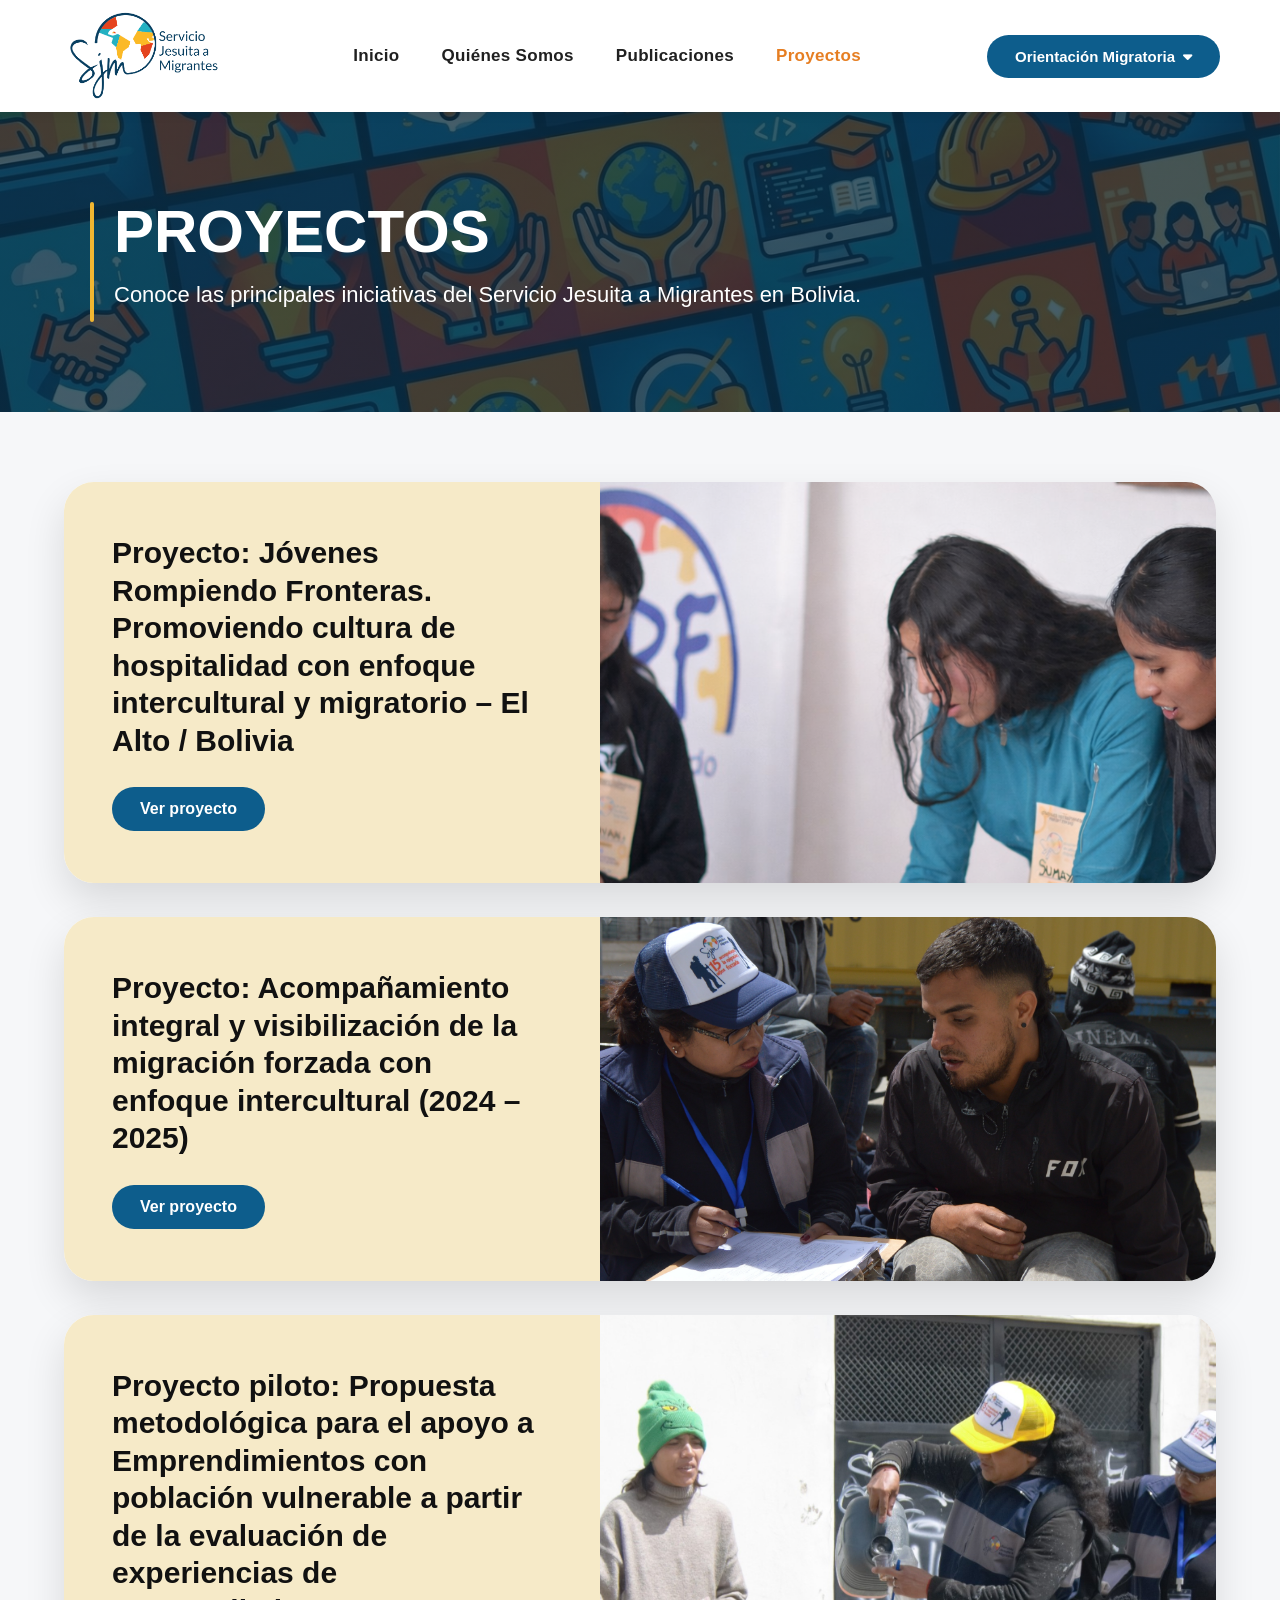
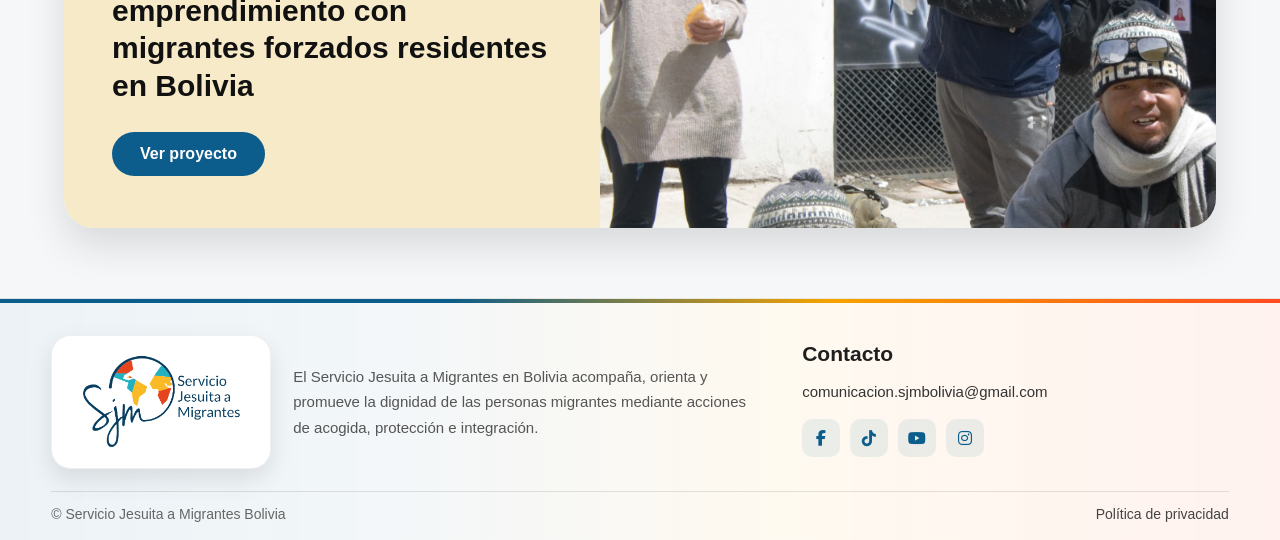
<file: proyectos.html>
<!DOCTYPE html>
<html lang="es">
<head>
    <meta charset="UTF-8">
    <meta name="viewport" content="width=device-width, initial-scale=1.0">
    <title>Proyectos - SJM Bolivia</title>
    <link rel="stylesheet" href="proyectos.css">
    <link rel="stylesheet" href="https://cdnjs.cloudflare.com/ajax/libs/font-awesome/6.5.2/css/all.min.css">
</head>
<body>

    <header class="navbar">
        <div class="logo">
            <a href="index.html" aria-label="Ir al inicio">
                <img src="sjm.png" alt="SJM Bolivia">
            </a>
        </div>

        <nav class="nav-menu" aria-label="Navegación principal">
            <a href="index.html" class="nav-main-link">Inicio</a>

            <div class="nav-dropdown has-dropdown">
                <a href="quienes-somos.html" class="nav-main-link">Quiénes Somos</a>
                <div class="nav-dropdown-menu">
                    <a href="quienes-somos.html#donde">Dónde estamos</a>
                    <a href="quienes-somos.html#mision">Misión</a>
                    <a href="quienes-somos.html#vision">Visión</a>
                    <a href="quienes-somos.html#objetivos">Objetivos Estratégicos</a>
                    <a href="quienes-somos.html#valores">Valores</a>
                    <a href="quienes-somos.html#principios">Principios</a>
                </div>
            </div>

            <div class="nav-dropdown has-dropdown">
                <a href="publicaciones.html" class="nav-main-link">Publicaciones</a>
                <div class="nav-dropdown-menu">
                    <a href="publicaciones.html#sin-fronteras">Sin Fronteras</a>
                    <a href="publicaciones.html#el-canto-del-tordo">El Canto del Tordo</a>
                    <a href="publicaciones.html#notas-informativas">Notas informativas</a>
                    <a href="publicaciones.html#encuentros-jrf">Encuentros JRF</a>
                    <a href="publicaciones.html#historias-de-vida">Historias de vida</a>
                    <a href="publicaciones.html#guia">Guía: Construyendo espacios interculturales</a>
                </div>
            </div>

            <div class="nav-dropdown has-dropdown">
                <a href="proyectos.html" class="nav-main-link active">Proyectos</a>
                <div class="nav-dropdown-menu">
                    <a href="proyectos.html#proyecto-migrantes">Proyecto Migrantes</a>
                    <a href="proyectos.html#proyecto-emprendimientos">Proyecto Emprendimientos</a>
                    <a href="proyectos.html#proyecto-jovenes">Proyecto Jóvenes e Interculturalidad</a>
                </div>
            </div>
        </nav>

        <div class="nav-pills">
            <div class="pill-dropdown has-dropdown">
                <button class="pill-btn pill-blue dropdown-toggle" type="button" aria-label="Abrir menú de orientación migratoria">
                    Orientación Migratoria <i class="fa-solid fa-caret-down"></i>
                </button>

                <div class="pill-dropdown-menu">
                    <a href="preguntas-frecuentes.html">Preguntas frecuentes</a>
                    <a href="guias.html">Guías</a>
                </div>
            </div>

            <button class="menu-toggle" type="button" aria-label="Abrir menú">
                <span></span>
                <span></span>
                <span></span>
            </button>
        </div>
    </header>

    <div class="mobile-menu-overlay"></div>

    <aside class="mobile-menu" aria-label="Menú móvil">
        <button class="mobile-menu-close" type="button" aria-label="Cerrar menú">&times;</button>

        <nav class="mobile-nav-links">
            <a href="index.html">Inicio</a>

            <div class="mobile-nav-group">
                <a href="quienes-somos.html">Quiénes Somos</a>
                <div class="mobile-submenu">
                    <a href="quienes-somos.html#donde">Dónde estamos</a>
                    <a href="quienes-somos.html#mision">Misión</a>
                    <a href="quienes-somos.html#vision">Visión</a>
                    <a href="quienes-somos.html#objetivos">Objetivos Estratégicos</a>
                    <a href="quienes-somos.html#valores">Valores</a>
                    <a href="quienes-somos.html#principios">Principios</a>
                </div>
            </div>

            <div class="mobile-nav-group">
                <a href="publicaciones.html">Publicaciones</a>
                <div class="mobile-submenu">
                    <a href="publicaciones.html#sin-fronteras">Sin Fronteras</a>
                    <a href="publicaciones.html#el-canto-del-tordo">El Canto del Tordo</a>
                    <a href="publicaciones.html#notas-informativas">Notas informativas</a>
                    <a href="publicaciones.html#encuentros-jrf">Encuentros JRF</a>
                    <a href="publicaciones.html#historias-de-vida">Historias de vida</a>
                    <a href="publicaciones.html#guia">Guía: Construyendo espacios interculturales</a>
                </div>
            </div>

            <div class="mobile-nav-group">
                <a href="proyectos.html">Proyectos</a>
                <div class="mobile-submenu">
                    <a href="proyectos.html#proyecto-migrantes">Proyecto Migrantes</a>
                    <a href="proyectos.html#proyecto-emprendimientos">Proyecto Emprendimientos</a>
                    <a href="proyectos.html#proyecto-jovenes">Proyecto Jóvenes e Interculturalidad</a>
                </div>
            </div>

            <a href="preguntas-frecuentes.html">Preguntas frecuentes</a>
            <a href="guias.html">Guías</a>
        </nav>
    </aside>

    <section class="proyectos-hero">
        <div class="hero-content">
            <div class="hero-line"></div>
            <div>
                <h1>Proyectos</h1>
                <p>Conoce las principales iniciativas del Servicio Jesuita a Migrantes en Bolivia.</p>
            </div>
        </div>
    </section>

    <section class="proyectos-list">

        <article class="project-card" id="proyecto-jovenes-fronteras">
            <div class="project-card-content">
                <div class="project-card-text">
                    <h2>
                        Proyecto: Jóvenes Rompiendo Fronteras. Promoviendo cultura de hospitalidad con enfoque intercultural y migratorio – El Alto / Bolivia
                    </h2>

                    <button
                        class="project-btn project-capsule"
                        type="button"
                        data-project="jovenes"
                        aria-label="Ver detalle del proyecto Jóvenes Rompiendo Fronteras">
                        Ver proyecto
                    </button>
                </div>

                <div class="project-card-image">
                    <img src="arte.png" alt="Jóvenes Rompiendo Fronteras">
                </div>
            </div>
        </article>

        <article class="project-card" id="proyecto-acompanamiento">
            <div class="project-card-content">
                <div class="project-card-text">
                    <h2>
                        Proyecto: Acompañamiento integral y visibilización de la migración forzada con enfoque intercultural (2024 – 2025)
                    </h2>

                    <button
                        class="project-btn project-capsule"
                        type="button"
                        data-project="acompanamiento"
                        aria-label="Ver detalle del proyecto de acompañamiento integral">
                        Ver proyecto
                    </button>
                </div>

                <div class="project-card-image">
                    <img src="migracionforzada.jpeg" alt="Acompañamiento integral y visibilización de la migración forzada">
                </div>
            </div>
        </article>

        <article class="project-card" id="proyecto-emprendimiento-piloto">
            <div class="project-card-content">
                <div class="project-card-text">
                    <h2>
                        Proyecto piloto: Propuesta metodológica para el apoyo a Emprendimientos con población vulnerable a partir de la evaluación de experiencias de emprendimiento con migrantes forzados residentes en Bolivia
                    </h2>

                    <button
                        class="project-btn project-capsule"
                        type="button"
                        data-project="emprendimiento"
                        aria-label="Ver detalle del proyecto piloto de emprendimientos">
                        Ver proyecto
                    </button>
                </div>

                <div class="project-card-image">
                    <img src="proyecto3.jpeg" alt="Proyecto piloto de emprendimientos">
                </div>
            </div>
        </article>

    </section>

    <div class="project-modal" id="projectModal" aria-hidden="true">
        <div class="project-modal-backdrop"></div>

        <div class="project-modal-dialog" role="dialog" aria-modal="true" aria-labelledby="projectModalTitle">
            <button class="project-modal-close" id="projectModalClose" type="button" aria-label="Cerrar">&times;</button>

            <div class="project-modal-scroll">
                <p class="project-modal-kicker" id="projectModalSupport"></p>
                <h2 class="project-modal-title" id="projectModalTitle"></h2>
                <div class="project-modal-body" id="projectModalBody"></div>
            </div>
        </div>
    </div>

    <footer class="site-footer compact-footer">
        <div class="footer-stripe">
            <span class="stripe-blue"></span>
            <span class="stripe-orange"></span>
            <span class="stripe-red"></span>
        </div>

        <div class="footer-main footer-main-compact">
            <div class="footer-brand compact-brand">
                <div class="footer-logo-box">
                    <img src="sjm.png" alt="SJM Bolivia">
                </div>
                <div class="footer-brand-text">
                    <p>
                        El Servicio Jesuita a Migrantes en Bolivia acompaña, orienta y promueve
                        la dignidad de las personas migrantes mediante acciones de acogida,
                        protección e integración.
                    </p>
                </div>
            </div>

            <div class="footer-contact compact-contact">
                <h3>Contacto</h3>
                <a href="mailto:comunicacion.sjmbolivia@gmail.com">comunicacion.sjmbolivia@gmail.com</a>

                <div class="footer-social">
                    <a href="#" aria-label="Facebook"><i class="fa-brands fa-facebook-f"></i></a>
                    <a href="#" aria-label="TikTok"><i class="fa-brands fa-tiktok"></i></a>
                    <a href="#" aria-label="YouTube"><i class="fa-brands fa-youtube"></i></a>
                    <a href="#" aria-label="Instagram"><i class="fa-brands fa-instagram"></i></a>
                </div>
            </div>
        </div>

        <div class="footer-bottom compact-bottom">
            <p>© Servicio Jesuita a Migrantes Bolivia</p>
            <div class="footer-bottom-links">
                <a href="#">Política de privacidad</a>
            </div>
        </div>
    </footer>

    <script src="script.js"></script>
</body>
</html>
</file>
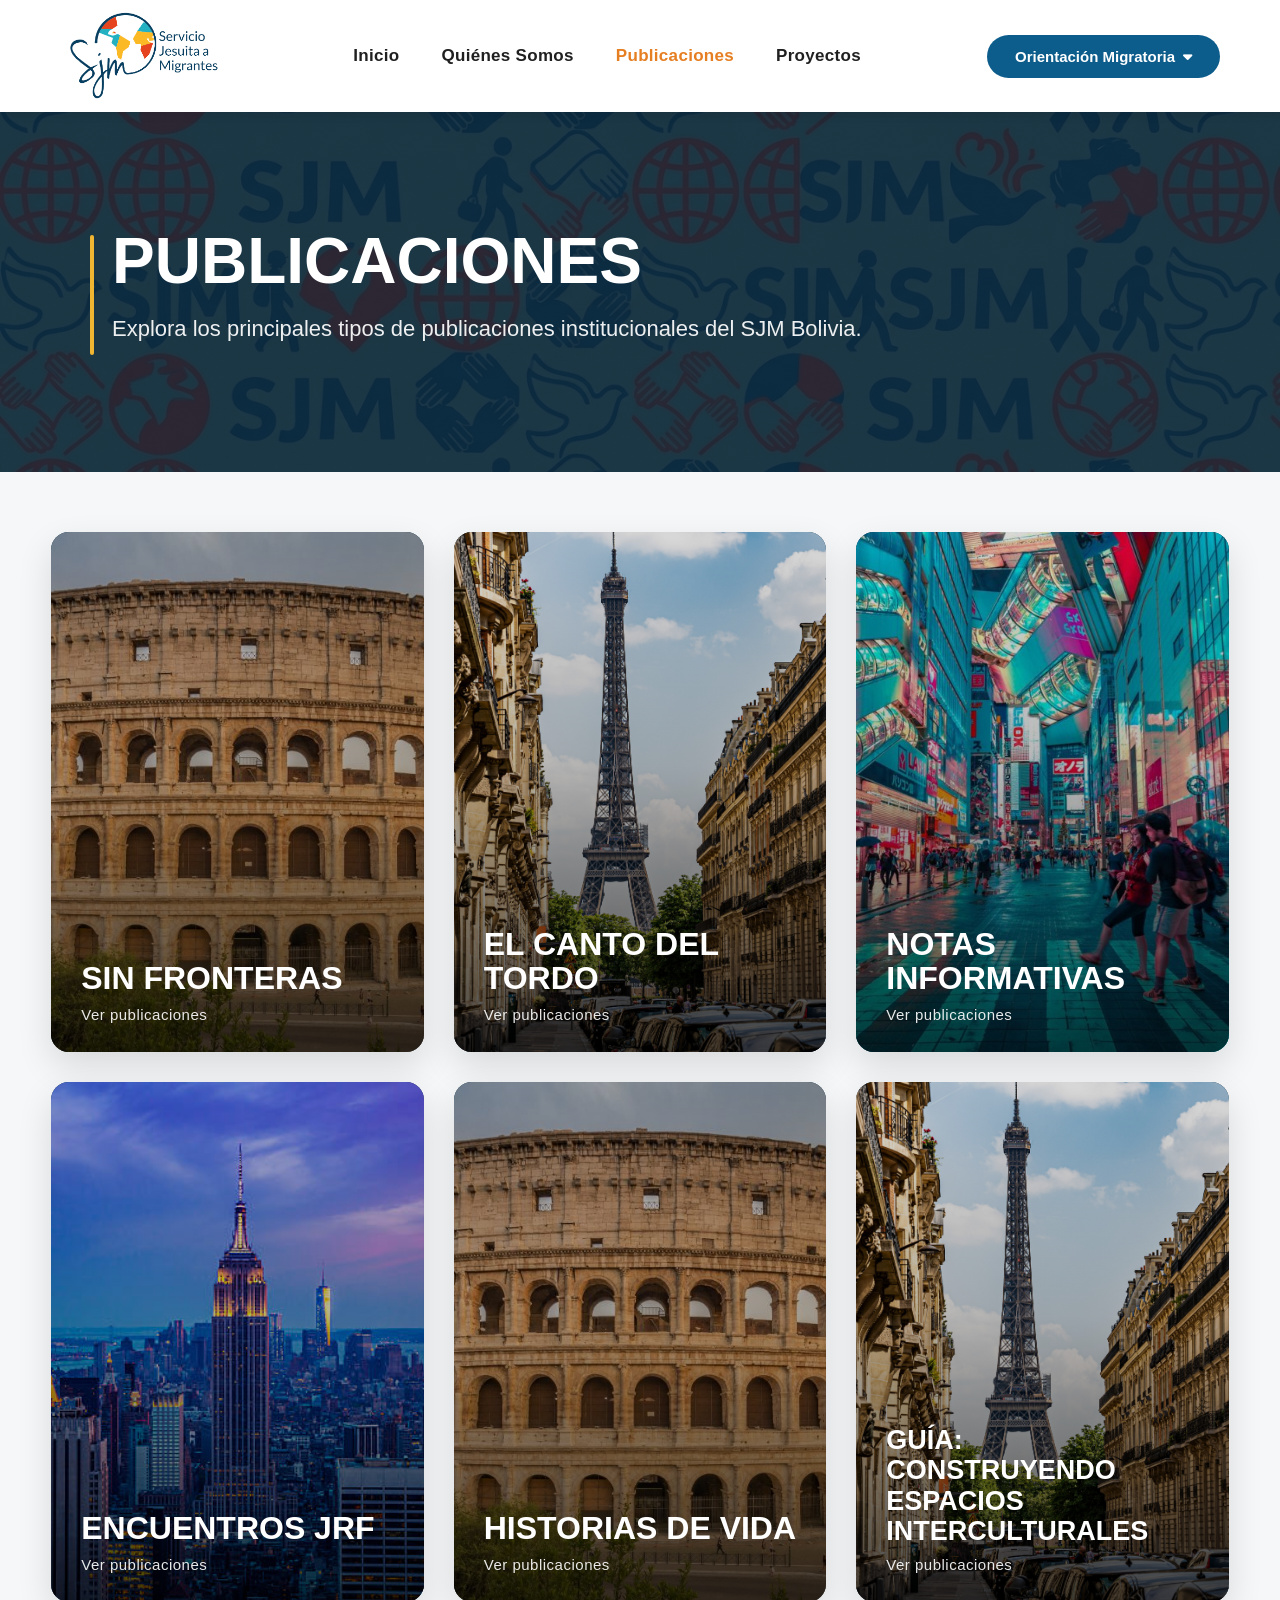
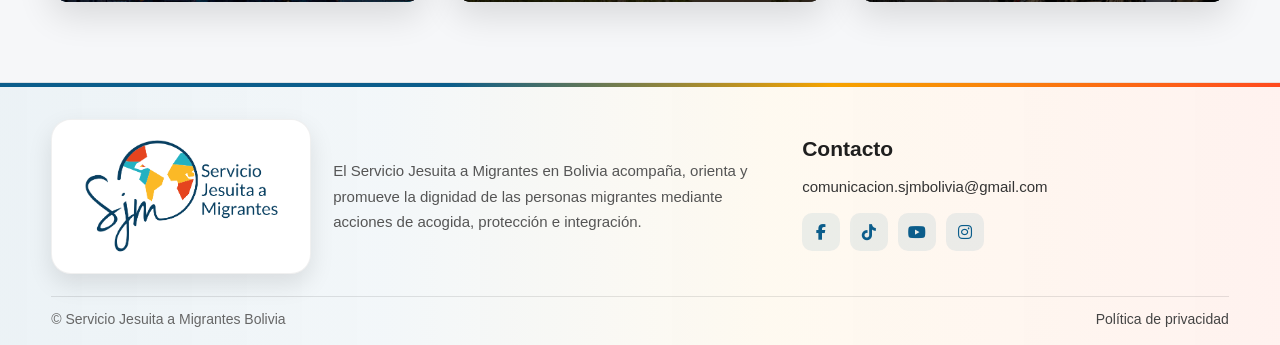
<file: publicaciones.html>
<!DOCTYPE html>
<html lang="es">
<head>
    <meta charset="UTF-8">
    <meta name="viewport" content="width=device-width, initial-scale=1.0">
    <title>Publicaciones - SJM Bolivia</title>
    <link rel="stylesheet" href="publicaciones.css">
    <link rel="stylesheet" href="https://cdnjs.cloudflare.com/ajax/libs/font-awesome/6.5.2/css/all.min.css">
</head>
<body>

    <!-- NAVBAR -->
    <header class="navbar">
        <div class="logo">
            <a href="index.html" aria-label="Ir al inicio">
                <img src="sjm.png" alt="SJM Bolivia">
            </a>
        </div>

        <nav class="nav-menu" aria-label="Navegación principal">
            <a href="index.html" class="nav-main-link">Inicio</a>

            <div class="nav-dropdown has-dropdown">
                <a href="quienes-somos.html" class="nav-main-link">Quiénes Somos</a>
                <div class="nav-dropdown-menu">
                    <a href="quienes-somos.html#donde">Dónde estamos</a>
                    <a href="quienes-somos.html#mision">Misión</a>
                    <a href="quienes-somos.html#vision">Visión</a>
                    <a href="quienes-somos.html#objetivos">Objetivos Estratégicos</a>
                    <a href="quienes-somos.html#valores">Valores</a>
                    <a href="quienes-somos.html#principios">Principios</a>
                </div>
            </div>

            <div class="nav-dropdown has-dropdown">
                <a href="publicaciones.html" class="nav-main-link active">Publicaciones</a>
                <div class="nav-dropdown-menu">
                    <a href="publicaciones.html#sin-fronteras">Sin Fronteras</a>
                    <a href="publicaciones.html#el-canto-del-tordo">El Canto del Tordo</a>
                    <a href="publicaciones.html#notas-informativas">Notas informativas</a>
                    <a href="publicaciones.html#encuentros-jrf">Encuentros JRF</a>
                    <a href="publicaciones.html#historias-de-vida">Historias de vida</a>
                    <a href="publicaciones.html#guia">Guía: Construyendo espacios interculturales</a>
                </div>
            </div>

            <div class="nav-dropdown has-dropdown">
                <a href="proyectos.html" class="nav-main-link">Proyectos</a>
                <div class="nav-dropdown-menu">
                    <a href="proyectos.html#proyecto-migrantes">Proyecto Migrantes</a>
                    <a href="proyectos.html#proyecto-emprendimientos">Proyecto Emprendimientos</a>
                    <a href="proyectos.html#proyecto-jovenes">Proyecto Jóvenes e Interculturalidad</a>
                </div>
            </div>
        </nav>

        <div class="nav-pills">
            <div class="pill-dropdown has-dropdown">
                <button class="pill-btn pill-blue dropdown-toggle" type="button" aria-label="Abrir menú de orientación migratoria">
                    Orientación Migratoria <i class="fa-solid fa-caret-down"></i>
                </button>

                <div class="pill-dropdown-menu">
                    <a href="preguntas-frecuentes.html">Preguntas frecuentes</a>
                    <a href="guias.html">Guías</a>
                </div>
            </div>

            <!--<a href="transparencia.html" class="pill-btn pill-orange">Transparencia</a>
            <button class="login-btn" type="button">Login</button>-->

            <button class="menu-toggle" type="button" aria-label="Abrir menú">
                <span></span>
                <span></span>
                <span></span>
            </button>
        </div>
    </header>

    <!-- MENU MOVIL -->
    <div class="mobile-menu-overlay"></div>

    <aside class="mobile-menu" aria-label="Menú móvil">
        <button class="mobile-menu-close" type="button" aria-label="Cerrar menú">&times;</button>

        <nav class="mobile-nav-links">
            <a href="index.html">Inicio</a>

            <div class="mobile-nav-group">
                <a href="quienes-somos.html">Quiénes Somos</a>
                <div class="mobile-submenu">
                    <a href="quienes-somos.html#donde">Dónde estamos</a>
                    <a href="quienes-somos.html#mision">Misión</a>
                    <a href="quienes-somos.html#vision">Visión</a>
                    <a href="quienes-somos.html#objetivos">Objetivos Estratégicos</a>
                    <a href="quienes-somos.html#valores">Valores</a>
                    <a href="quienes-somos.html#principios">Principios</a>
                </div>
            </div>

            <div class="mobile-nav-group">
                <a href="publicaciones.html">Publicaciones</a>
                <div class="mobile-submenu">
                    <a href="publicaciones.html#sin-fronteras">Sin Fronteras</a>
                    <a href="publicaciones.html#el-canto-del-tordo">El Canto del Tordo</a>
                    <a href="publicaciones.html#notas-informativas">Notas informativas</a>
                    <a href="publicaciones.html#encuentros-jrf">Encuentros JRF</a>
                    <a href="publicaciones.html#historias-de-vida">Historias de vida</a>
                    <a href="publicaciones.html#guia">Guía: Construyendo espacios interculturales</a>
                </div>
            </div>

            <div class="mobile-nav-group">
                <a href="proyectos.html">Proyectos</a>
                <div class="mobile-submenu">
                    <a href="proyectos.html#proyecto-migrantes">Proyecto Migrantes</a>
                    <a href="proyectos.html#proyecto-emprendimientos">Proyecto Emprendimientos</a>
                    <a href="proyectos.html#proyecto-jovenes">Proyecto Jóvenes e Interculturalidad</a>
                </div>
            </div>

            <a href="preguntas-frecuentes.html">Preguntas frecuentes</a>
            <a href="guias.html">Guías</a>
            <!--<a href="transparencia.html">Transparencia</a>-->
        </nav>
    </aside>

    <!-- HERO -->
    <section class="publicaciones-hero">
        <div class="hero-content">
            <div class="hero-line"></div>
            <div class="hero-text">
                <h1>Publicaciones</h1>
                <p>
                    Explora los principales tipos de publicaciones institucionales del SJM Bolivia.
                </p>
            </div>
        </div>
    </section>

    <!-- TARJETAS -->
    <section class="publicaciones-grid">

        <a href="boletines.html" class="pub-card" id="sin-fronteras" aria-label="Ir a Sin Fronteras">
            <img src="img/publi1.jpg" alt="Sin Fronteras">
            <div class="pub-overlay"></div>

            <div class="pub-default">
                <h2>Sin Fronteras</h2>
                <span>Ver publicaciones</span>
            </div>

            <div class="pub-hover">
                <h3>Última edición</h3>
                <p>
                    Publicación institucional con contenidos sobre movilidad humana, acompañamiento, análisis y experiencias vinculadas al trabajo del SJM Bolivia.
                </p>
            </div>
        </a>

        <a href="canto.html" class="pub-card" id="el-canto-del-tordo" aria-label="Ir a El Canto del Tordo">
            <img src="img/publi2.jpg" alt="El Canto del Tordo">
            <div class="pub-overlay"></div>

            <div class="pub-default">
                <h2>El Canto del Tordo</h2>
                <span>Ver publicaciones</span>
            </div>

            <div class="pub-hover">
                <h3>Última edición</h3>
                <p>
                    Espacio de reflexión, memoria y narrativa institucional que recoge miradas, voces y experiencias en torno a la migración y la interculturalidad.
                </p>
            </div>
        </a>

        <a href="articulos.html" class="pub-card" id="notas-informativas" aria-label="Ir a Notas informativas">
            <img src="img/publi3.jpg" alt="Notas informativas">
            <div class="pub-overlay"></div>

            <div class="pub-default">
                <h2>Notas informativas</h2>
                <span>Ver publicaciones</span>
            </div>

            <div class="pub-hover">
                <h3>Última nota</h3>
                <p>
                    Información breve y actualizada sobre acciones institucionales, actividades, pronunciamientos y temas relevantes relacionados con movilidad humana.
                </p>
            </div>
        </a>

        <a href="encuentrosjrf.html" class="pub-card" id="encuentros-jrf" aria-label="Ir a Encuentros JRF">
            <img src="img/publi4.jpg" alt="Encuentros JRF">
            <div class="pub-overlay"></div>

            <div class="pub-default">
                <h2>Encuentros JRF</h2>
                <span>Ver publicaciones</span>
            </div>

            <div class="pub-hover">
                <h3>Último encuentro</h3>
                <p>
                    Materiales, memorias y contenidos vinculados a encuentros, procesos formativos y espacios de intercambio impulsados desde la red y el trabajo jesuita.
                </p>
            </div>
        </a>

        <a href="historias.html" class="pub-card" id="historias-de-vida" aria-label="Ir a Historias de vida">
            <img src="img/publi1.jpg" alt="Historias de vida">
            <div class="pub-overlay"></div>

            <div class="pub-default">
                <h2>Historias de vida</h2>
                <span>Ver publicaciones</span>
            </div>

            <div class="pub-hover">
                <h3>Última historia</h3>
                <p>
                    Relatos que visibilizan trayectorias, desafíos, resiliencias y procesos de reconstrucción de vida de personas migrantes acompañadas por la institución.
                </p>
            </div>
        </a>

        <a href="guiadoc.html" class="pub-card pub-card-long" id="guia" aria-label="Ir a Guía: Construyendo espacios interculturales">
            <img src="img/publi2.jpg" alt="Guía: Construyendo espacios interculturales">
            <div class="pub-overlay"></div>

            <div class="pub-default">
                <h2>Guía: Construyendo espacios interculturales</h2>
                <span>Ver publicaciones</span>
            </div>

            <div class="pub-hover">
                <h3>Guía disponible</h3>
                <p>
                    Material orientado a fortalecer prácticas de convivencia, diálogo y construcción de espacios interculturales desde un enfoque de dignidad y hospitalidad.
                </p>
            </div>
        </a>

    </section>

    <footer class="site-footer compact-footer">
        <div class="footer-stripe">
            <span class="stripe-blue"></span>
            <span class="stripe-orange"></span>
            <span class="stripe-red"></span>
        </div>

        <div class="footer-main footer-main-compact">
            <div class="footer-brand compact-brand">
                <div class="footer-logo-box">
                    <img src="sjm.png" alt="SJM Bolivia">
                </div>
                <div class="footer-brand-text">
                    <p>
                        El Servicio Jesuita a Migrantes en Bolivia acompaña, orienta y promueve
                        la dignidad de las personas migrantes mediante acciones de acogida,
                        protección e integración.
                    </p>
                </div>
            </div>

            <div class="footer-contact compact-contact">
                <h3>Contacto</h3>
                <!--<a href="mailto:lapaz@sjmbolivia.org">lapaz@sjmbolivia.org</a>-->
                <a href="mailto:comunicacion.sjmbolivia@gmail.com">comunicacion.sjmbolivia@gmail.com</a>
                <!--<a href="transparencia.html">Transparencia</a>-->

                <div class="footer-social">
                    <a href="#" aria-label="Facebook"><i class="fa-brands fa-facebook-f"></i></a>
                    <a href="#" aria-label="TikTok"><i class="fa-brands fa-tiktok"></i></a>
                    <a href="#" aria-label="YouTube"><i class="fa-brands fa-youtube"></i></a>
                    <a href="#" aria-label="Instagram"><i class="fa-brands fa-instagram"></i></a>
                </div>
            </div>
        </div>

        <div class="footer-bottom compact-bottom">
            <p>© Servicio Jesuita a Migrantes Bolivia</p>
            <div class="footer-bottom-links">
                <a href="#">Política de privacidad</a>
                <!--<a href="transparencia.html">Transparencia</a>-->
            </div>
        </div>
    </footer>

    <script src="script.js"></script>
</body>
</html>
</file>
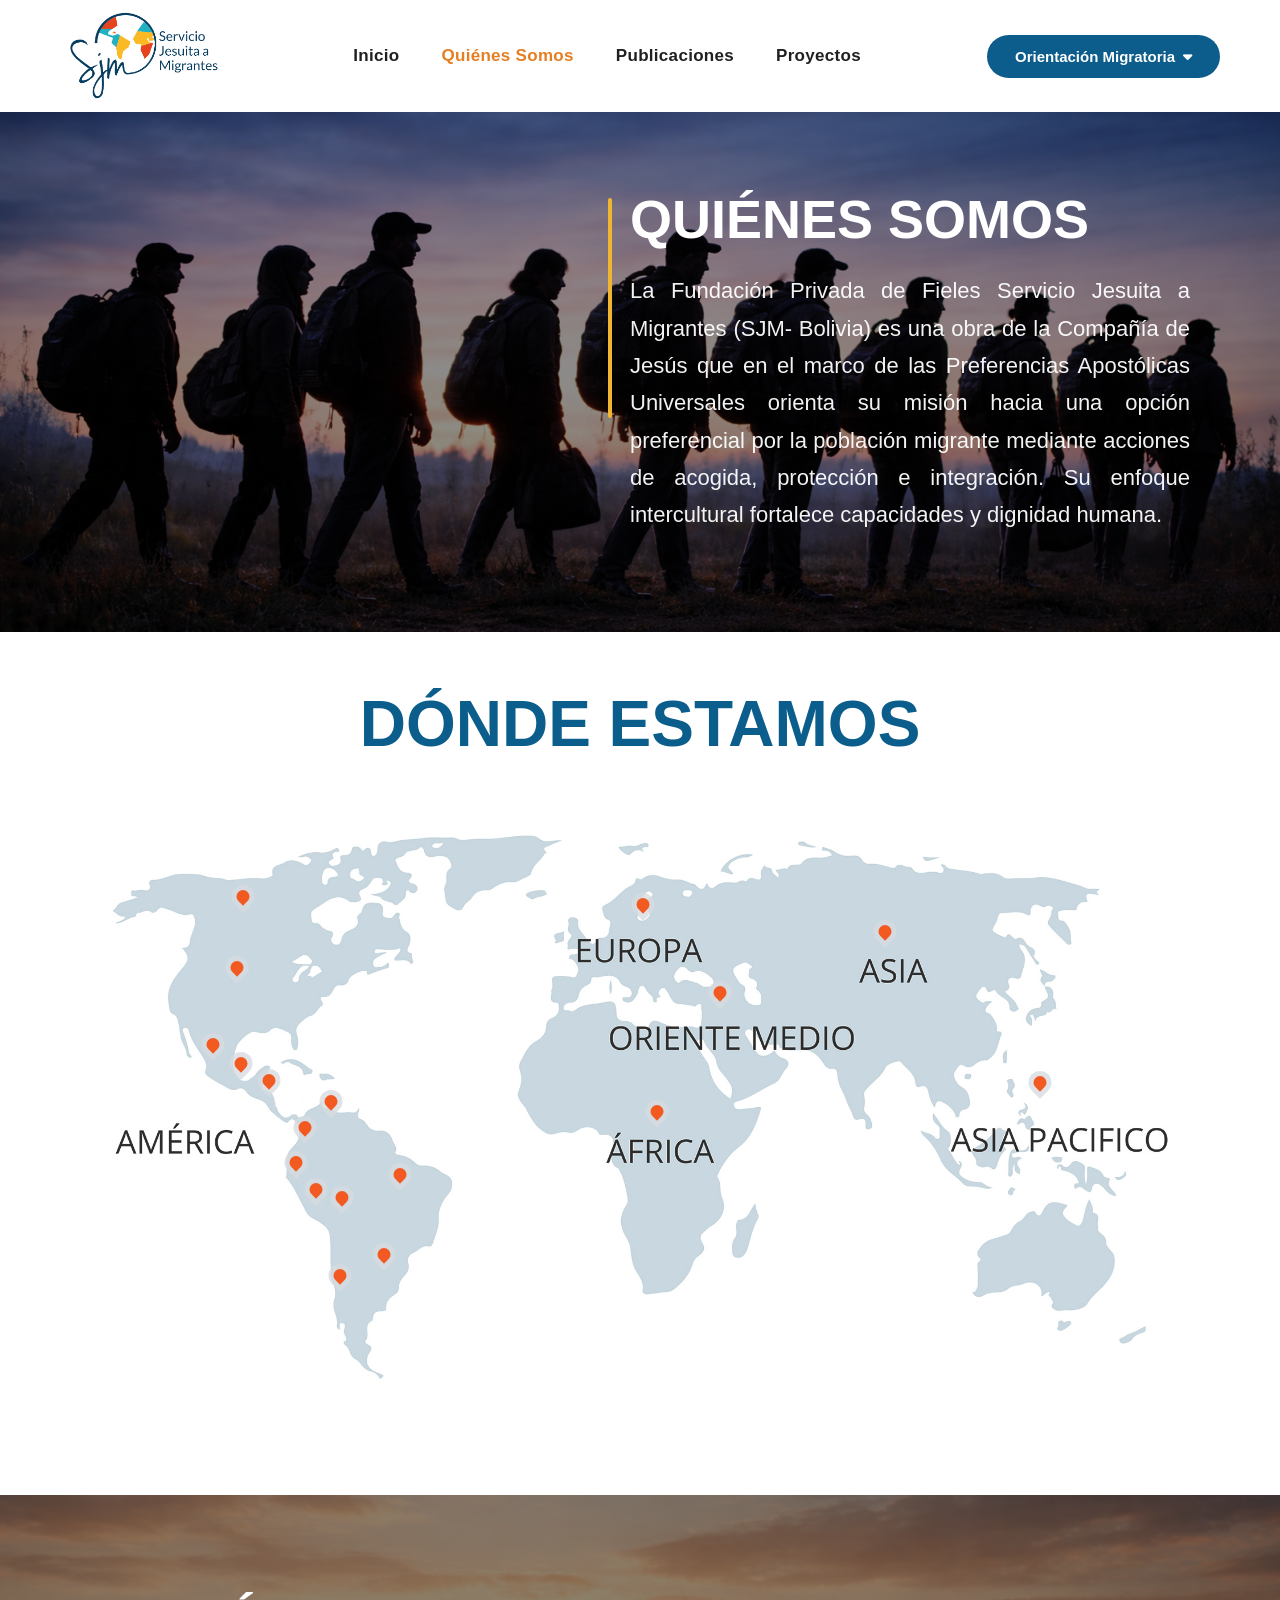
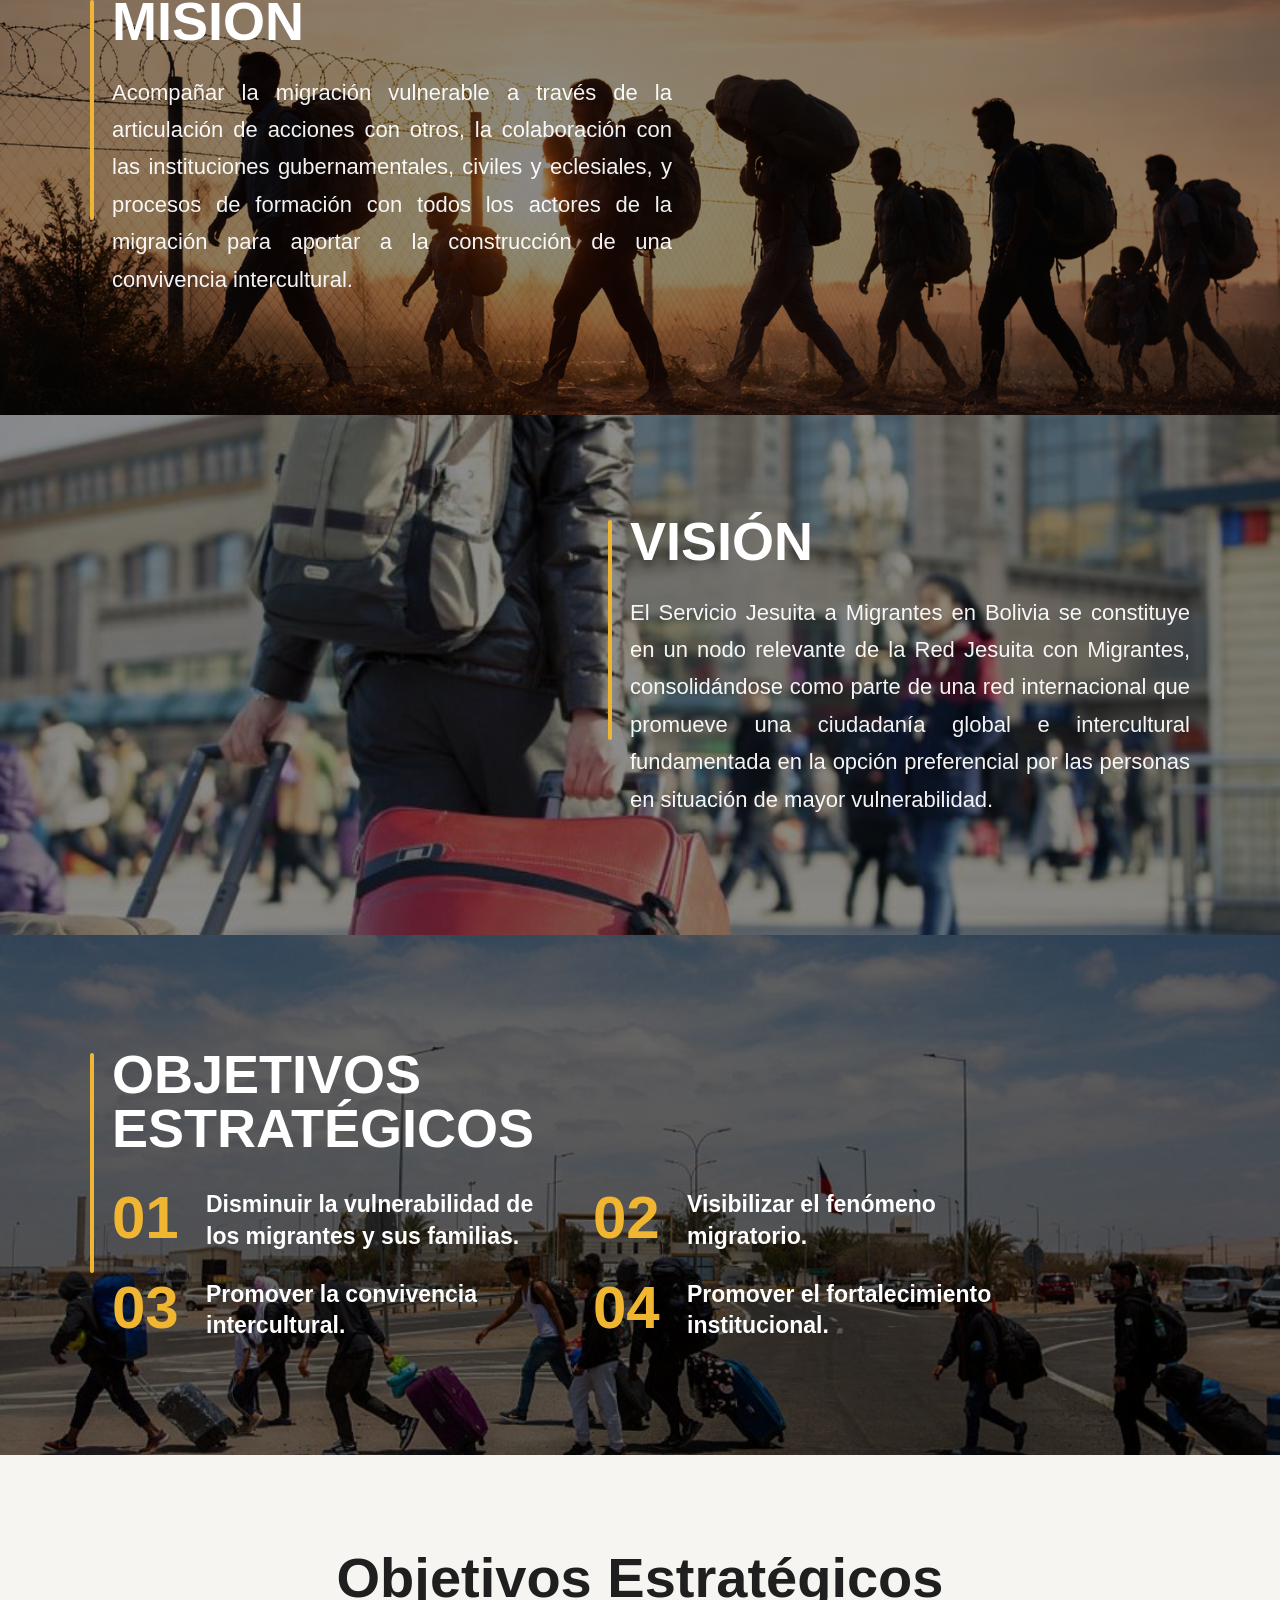
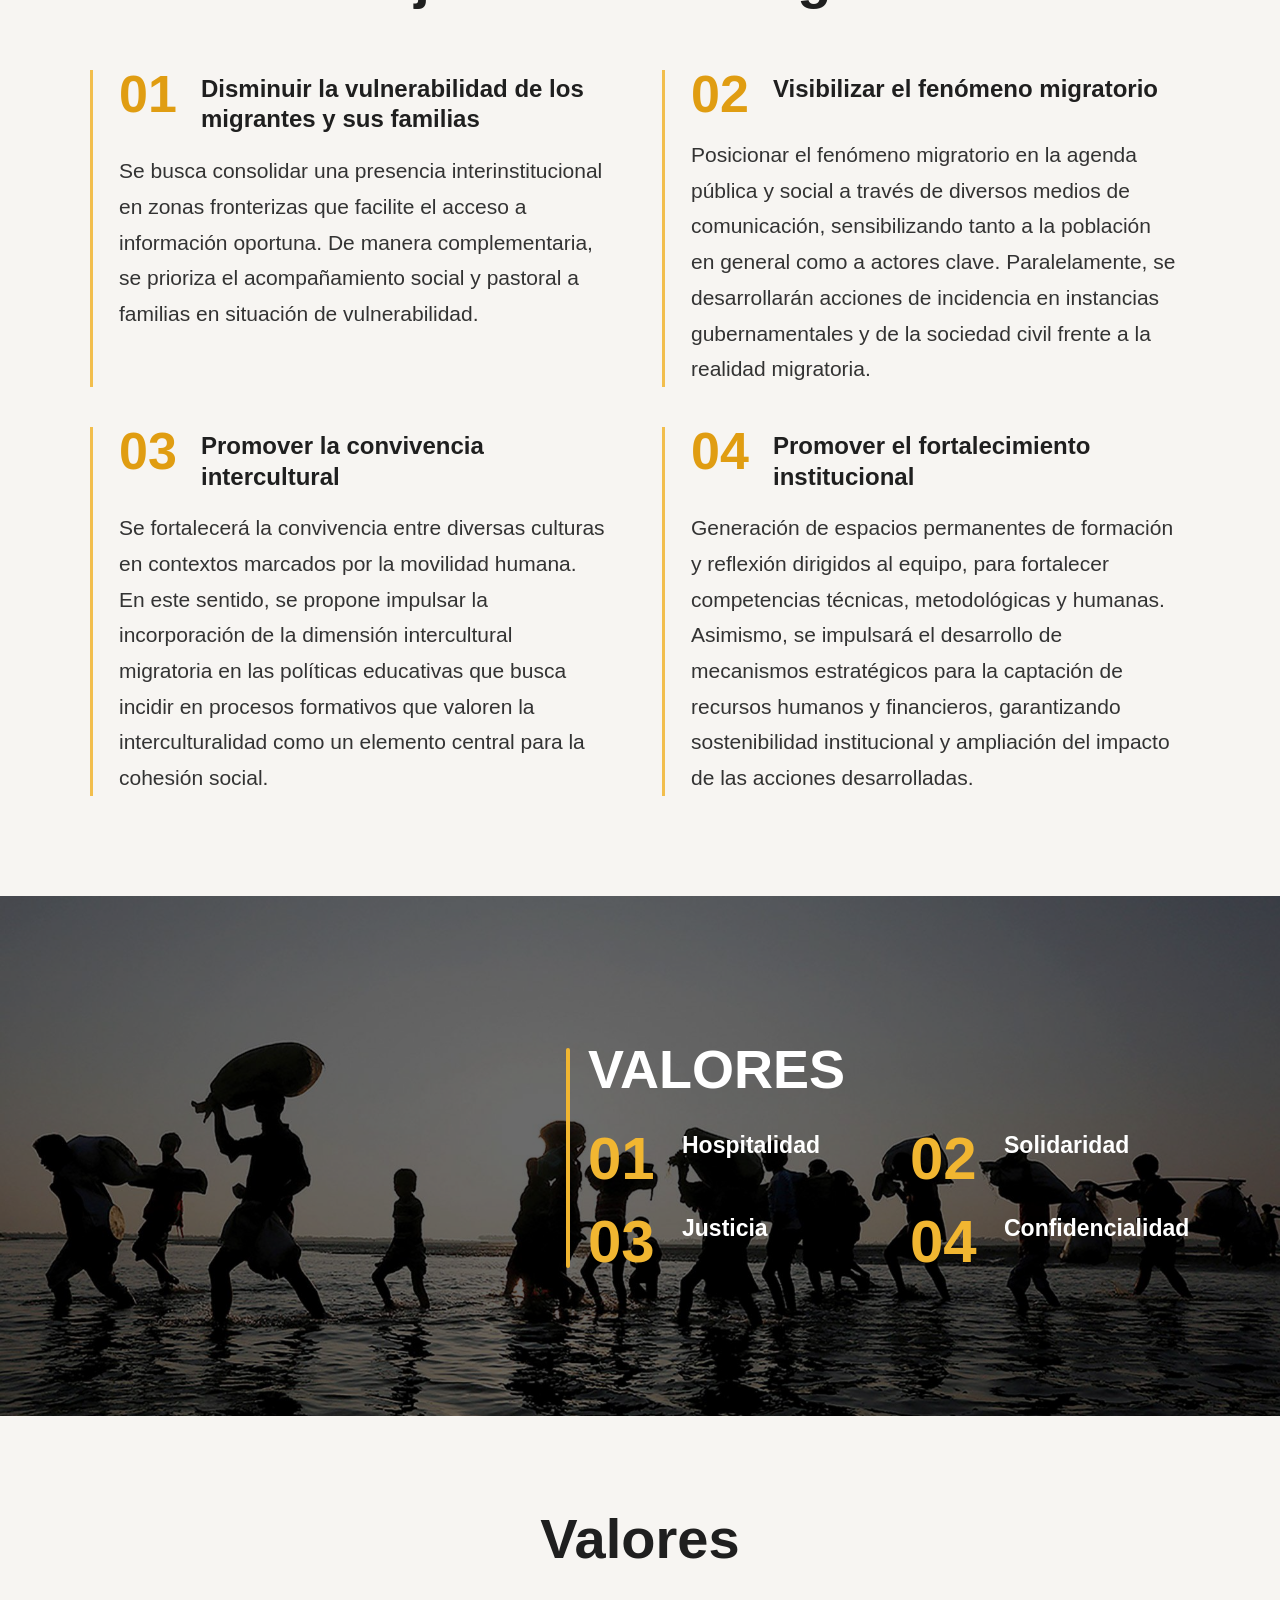
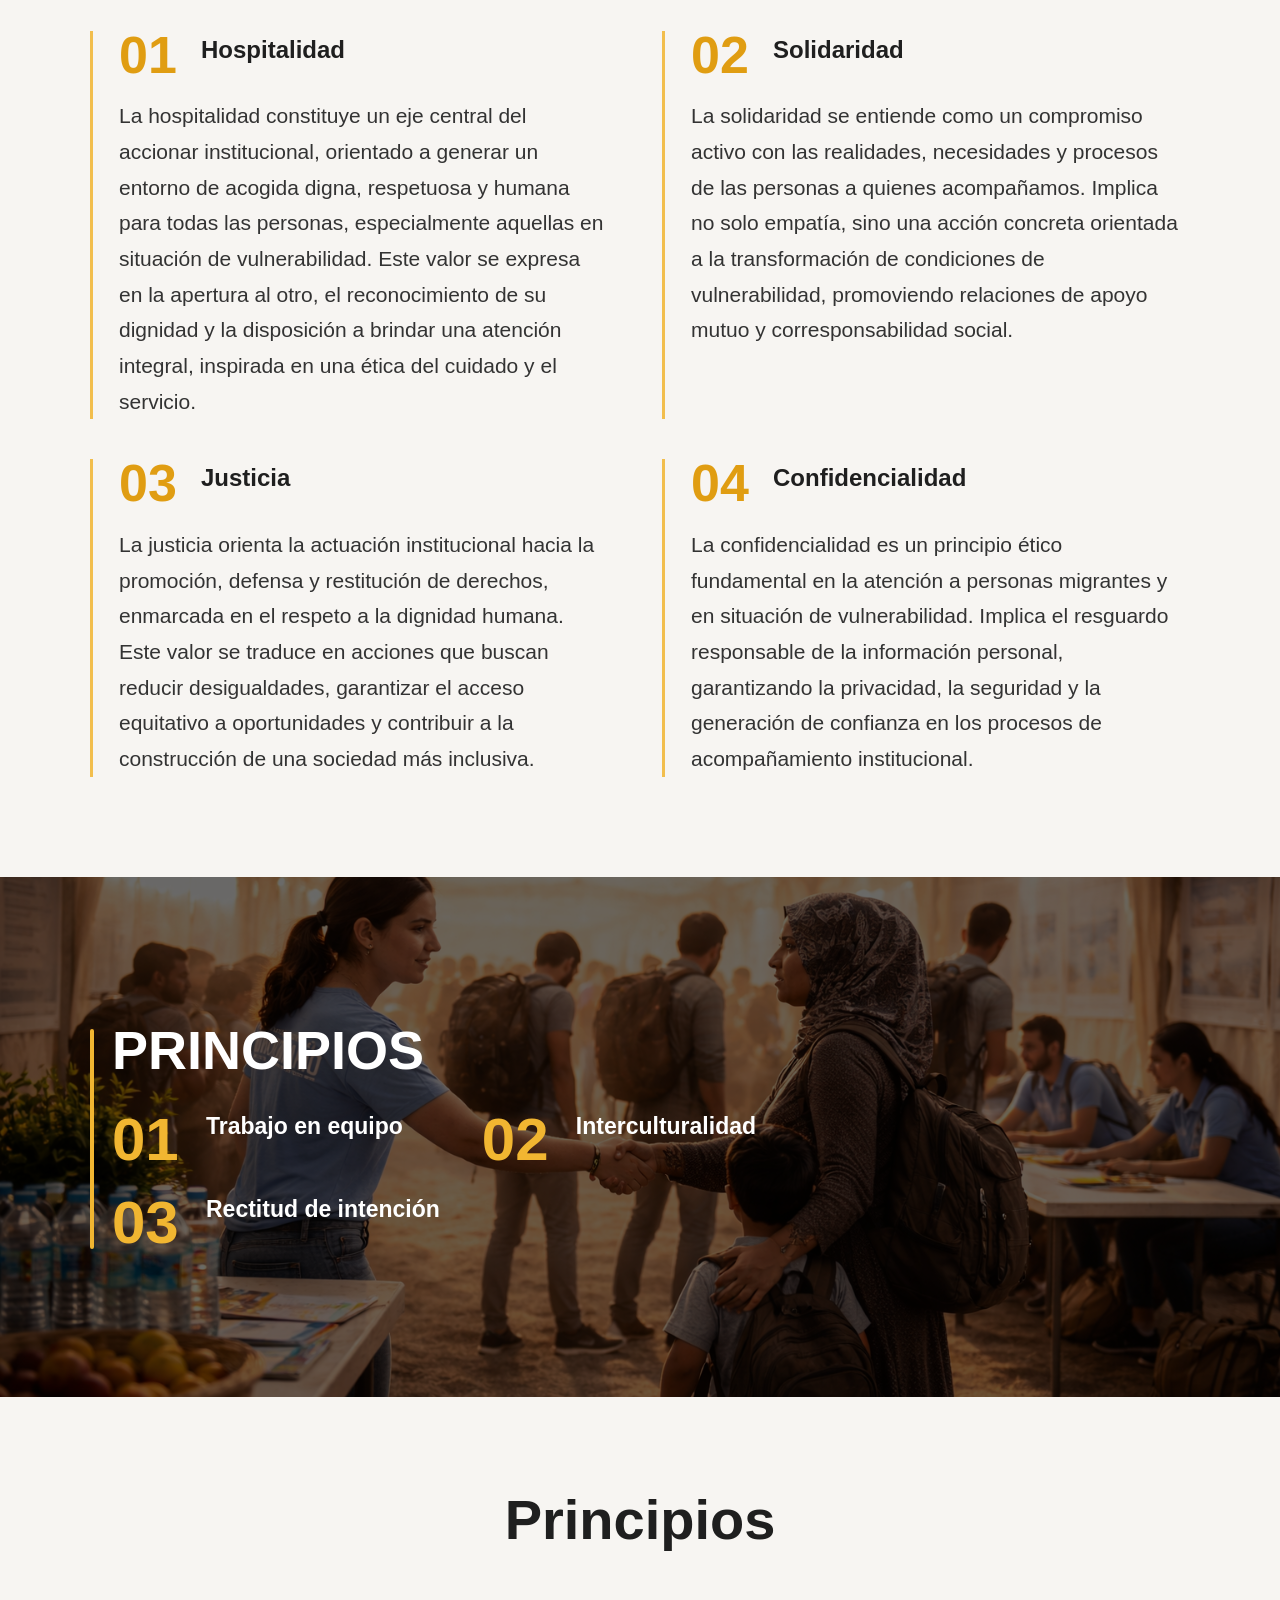
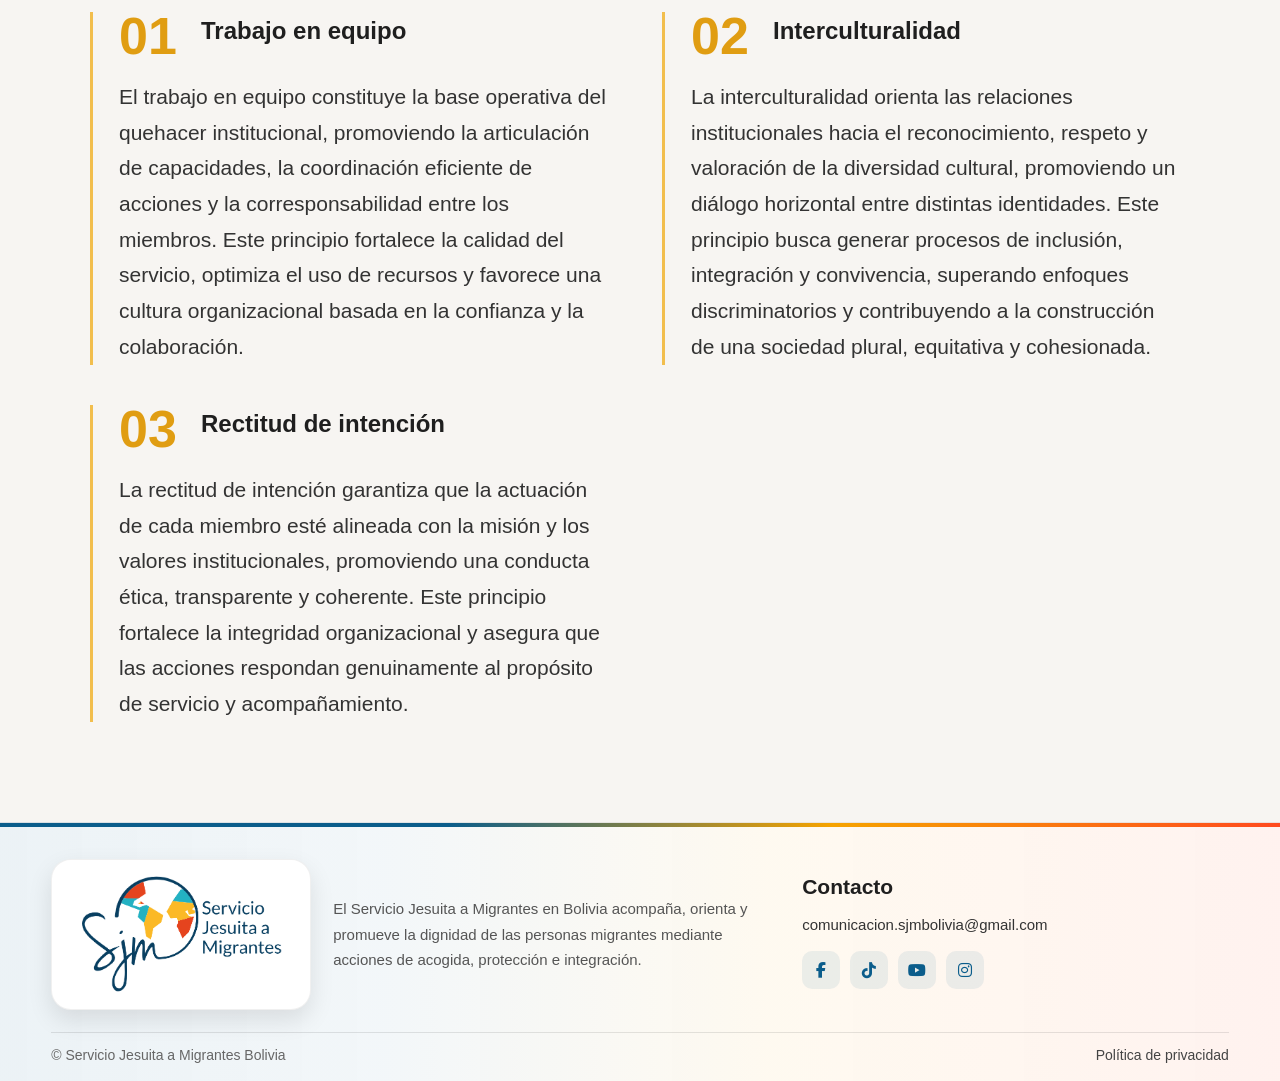
<file: quienes-somos.html>
<!DOCTYPE html>
<html lang="es">
<head>
    <meta charset="UTF-8">
    <meta name="viewport" content="width=device-width, initial-scale=1.0">
    <title>Quiénes Somos - SJM Bolivia</title>
    <link rel="stylesheet" href="quienes-somos.css">
    <link rel="stylesheet" href="https://cdnjs.cloudflare.com/ajax/libs/font-awesome/6.5.2/css/all.min.css">
</head>
<body>

    <!-- NAVBAR -->
    <header class="navbar">
        <div class="logo">
            <a href="index.html">
                <img src="sjm.png" alt="SJM Bolivia">
            </a>
        </div>

        <nav class="nav-menu">
            <a href="index.html" class="nav-main-link">Inicio</a>

            <div class="nav-dropdown has-dropdown">
                <a href="quienes-somos.html" class="nav-main-link active">Quiénes Somos</a>
                <div class="nav-dropdown-menu">
                    <a href="quienes-somos.html#donde">Dónde estamos</a>
                    <a href="quienes-somos.html#mision">Misión</a>
                    <a href="quienes-somos.html#vision">Visión</a>
                    <a href="quienes-somos.html#objetivos">Objetivos Estratégicos</a>
                    <a href="quienes-somos.html#valores">Valores</a>
                    <a href="quienes-somos.html#principios">Principios</a>
                </div>
            </div>

            <div class="nav-dropdown has-dropdown">
                <a href="publicaciones.html" class="nav-main-link">Publicaciones</a>
                <div class="nav-dropdown-menu">
                    <a href="publicaciones.html#sin-fronteras">Sin Fronteras</a>
                    <a href="publicaciones.html#el-canto-del-tordo">El Canto del Tordo</a>
                    <a href="publicaciones.html#notas-informativas">Notas informativas</a>
                    <a href="publicaciones.html#encuentros-jrf">Encuentros JRF</a>
                    <a href="publicaciones.html#historias-de-vida">Historias de vida</a>
                    <a href="publicaciones.html#guia">Guía: Construyendo espacios interculturales</a>
                </div>
            </div>

            <div class="nav-dropdown has-dropdown">
                <a href="proyectos.html" class="nav-main-link">Proyectos</a>
                <div class="nav-dropdown-menu">
                    <a href="proyectos.html#proyecto-migrantes">Proyecto Migrantes</a>
                    <a href="proyectos.html#proyecto-emprendimientos">Proyecto Emprendimientos</a>
                    <a href="proyectos.html#proyecto-jovenes">Proyecto Jóvenes e Interculturalidad</a>
                </div>
            </div>
        </nav>

        <div class="nav-pills">
            <div class="pill-dropdown has-dropdown">
                <button class="pill-btn pill-blue dropdown-toggle" type="button">
                    Orientación Migratoria <i class="fa-solid fa-caret-down"></i>
                </button>

                <div class="pill-dropdown-menu">
                    <a href="preguntas-frecuentes.html">Preguntas frecuentes</a>
                    <a href="guias.html">Guías</a>
                </div>
            </div>

            <!--<a href="transparencia.html" class="pill-btn pill-orange">Transparencia</a>
            <button class="login-btn">Login</button>-->
        </div>

        <button class="menu-toggle" aria-label="Abrir menú">
            <span></span>
            <span></span>
            <span></span>
        </button>
    </header>

    <!-- MENU MOVIL -->
    <div class="mobile-menu-overlay"></div>

    <aside class="mobile-menu">
        <button class="mobile-menu-close" aria-label="Cerrar menú">&times;</button>

        <nav class="mobile-nav-links">
            <a href="index.html">Inicio</a>

            <div class="mobile-nav-group">
                <a href="quienes-somos.html">Quiénes Somos</a>
                <div class="mobile-submenu">
                    <a href="quienes-somos.html#donde">Dónde estamos</a>
                    <a href="quienes-somos.html#mision">Misión</a>
                    <a href="quienes-somos.html#vision">Visión</a>
                    <a href="quienes-somos.html#objetivos">Objetivos Estratégicos</a>
                    <a href="quienes-somos.html#valores">Valores</a>
                    <a href="quienes-somos.html#principios">Principios</a>
                </div>
            </div>

            <div class="mobile-nav-group">
                <a href="publicaciones.html">Publicaciones</a>
                <div class="mobile-submenu">
                    <a href="publicaciones.html#sin-fronteras">Sin Fronteras</a>
                    <a href="publicaciones.html#el-canto-del-tordo">El Canto del Tordo</a>
                    <a href="publicaciones.html#notas-informativas">Notas informativas</a>
                    <a href="publicaciones.html#encuentros-jrf">Encuentros JRF</a>
                    <a href="publicaciones.html#historias-de-vida">Historias de vida</a>
                    <a href="publicaciones.html#guia">Guía: Construyendo espacios interculturales</a>
                </div>
            </div>

            <div class="mobile-nav-group">
                <a href="proyectos.html">Proyectos</a>
                <div class="mobile-submenu">
                    <a href="proyectos.html#proyecto-migrantes">Proyecto Migrantes</a>
                    <a href="proyectos.html#proyecto-emprendimientos">Proyecto Emprendimientos</a>
                    <a href="proyectos.html#proyecto-jovenes">Proyecto Jóvenes e Interculturalidad</a>
                </div>
            </div>

            <a href="preguntas-frecuentes.html">Preguntas frecuentes</a>
            <a href="guias.html">Guías</a>
            <!--<a href="transparencia.html">Transparencia</a>-->
        </nav>
    </aside>

    <!-- SECCION 1 -->
    <section class="about-hero right-text" id="quienes-somos">
        <img src="qs1.png" alt="Quiénes somos 1">
        <div class="overlay"></div>

        <div class="about-content right">
            <div class="accent-line"></div>
            <div class="about-text">
                <h1>QUIÉNES SOMOS</h1>
                <p>
                    La Fundación Privada de Fieles Servicio Jesuita a Migrantes (SJM- Bolivia) es una obra de la Compañía de Jesús que en el marco de las Preferencias Apostólicas Universales orienta su misión hacia una opción preferencial por la población migrante mediante acciones de acogida, protección e integración. Su enfoque intercultural fortalece capacidades y dignidad humana.
                </p>
            </div>
        </div>
    </section>

    <!-- DONDE ESTAMOS -->
    <section class="where-section" id="donde">
        <div class="where-container">
            <h2 class="where-title">DÓNDE ESTAMOS</h2>

            <div class="map-interactive">
                <img src="mapa_mundo.png" alt="Mapa de presencia institucional" class="where-map">

                <!-- AMÉRICA -->
                <div class="map-marker" style="left:15.90%; top:17.90%;">
                    <button class="marker-btn" data-country="Canadá"></button>
                </div>

                <div class="map-marker" style="left:15.45%; top:29.10%;">
                    <button class="marker-btn" data-country="Estados Unidos"></button>
                </div>

                <div class="map-marker" style="left:13.40%; top:41.20%;">
                    <button class="marker-btn" data-country="México"></button>
                </div>

                <div class="map-marker" style="left:15.80%; top:44.20%;">
                    <button class="marker-btn" data-country="Guatemala"></button>
                </div>

                <div class="map-marker" style="left:18.20%; top:46.80%;">
                    <button class="marker-btn" data-country="Costa Rica"></button>
                </div>

                <div class="map-marker" style="left:23.50%; top:50.20%;">
                    <button class="marker-btn" data-country="Venezuela"></button>
                </div>

                <div class="map-marker" style="left:21.30%; top:54.20%;">
                    <button class="marker-btn" data-country="Colombia"></button>
                </div>

                <div class="map-marker" style="left:20.50%; top:59.80%;">
                    <button class="marker-btn" data-country="Ecuador"></button>
                </div>

                <div class="map-marker" style="left:22.20%; top:64.10%;">
                    <button class="marker-btn" data-country="Perú"></button>
                </div>

                <div class="map-marker" style="left:24.40%; top:65.30%;">
                    <button class="marker-btn" data-country="Bolivia"></button>
                </div>

                <div class="map-marker" style="left:29.40%; top:61.70%;">
                    <button class="marker-btn" data-country="Brasil"></button>
                </div>

                <div class="map-marker" style="left:28.00%; top:74.20%;">
                    <button class="marker-btn" data-country="Argentina"></button>
                </div>

                <div class="map-marker" style="left:24.30%; top:77.60%;">
                    <button class="marker-btn" data-country="Chile"></button>
                </div>

                <!-- EUROPA -->
                <div class="map-marker" style="left:50.30%; top:19.20%;">
                    <button class="marker-btn" data-country="Europa"></button>
                </div>

                <!-- ORIENTE MEDIO -->
                <div class="map-marker" style="left:56.90%; top:33.00%;">
                    <button class="marker-btn" data-country="Oriente Medio"></button>
                </div>

                <!-- ÁFRICA -->
                <div class="map-marker" style="left:51.50%; top:51.80%;">
                    <button class="marker-btn" data-country="África"></button>
                </div>

                <!-- ASIA -->
                <div class="map-marker" style="left:71.00%; top:23.50%;">
                    <button class="marker-btn" data-country="Asia"></button>
                </div>

                <!-- ASIA PACÍFICO -->
                <div class="map-marker" style="left:84.30%; top:47.20%;">
                    <button class="marker-btn" data-country="Asia Pacífico"></button>
                </div>

                <!-- BURBUJA -->
                <div class="map-popup" id="mapPopup">
                    <a href="#" target="_blank" rel="noopener noreferrer" id="mapPopupLink">País</a>
                </div>
            </div>
        </div>
    </section>

    <!-- SECCION 2 -->
    <section class="about-hero left-text" id="mision">
        <img src="qs5.png" alt="Nuestra labor">
        <div class="overlay"></div>

        <div class="about-content left">
            <div class="accent-line"></div>
            <div class="about-text">
                <h2>MISIÓN</h2>
                <p>
                    Acompañar la migración vulnerable a través de la articulación de acciones con otros, la colaboración con las instituciones gubernamentales, civiles y eclesiales, y procesos de formación con todos los actores de la migración para aportar a la construcción de una convivencia intercultural.
                </p>
            </div>
        </div>
    </section>

    <!-- SECCION 3 -->
    <section class="about-hero right-text" id="vision">
        <img src="qs3.jpg" alt="Compromiso institucional">
        <div class="overlay"></div>

        <div class="about-content right">
            <div class="accent-line"></div>
            <div class="about-text">
                <h2>VISIÓN</h2>
                <p>
                    El Servicio Jesuita a Migrantes en Bolivia se constituye en un nodo relevante de la Red Jesuita con Migrantes, consolidándose como parte de una red internacional que promueve una ciudadanía global e intercultural fundamentada en la opción preferencial por las personas en situación de mayor vulnerabilidad.
                </p>
            </div>
        </div>
    </section>

    <!-- SECCION 4 HERO RESUMIDO -->
    <section class="about-hero left-text objetivos-hero" id="objetivos">
        <img src="qs4.jpg" alt="Objetivos estratégicos">
        <div class="overlay dark-strong"></div>

        <div class="about-content left">
            <div class="accent-line"></div>

            <div class="about-text objetivos-text">
                <h2>OBJETIVOS ESTRATÉGICOS</h2>

                <div class="objetivos-list">
                    <div class="objetivo-item">
                        <span class="objetivo-num">01</span>
                        <p>Disminuir la vulnerabilidad de los migrantes y sus familias.</p>
                    </div>

                    <div class="objetivo-item">
                        <span class="objetivo-num">02</span>
                        <p>Visibilizar el fenómeno migratorio.</p>
                    </div>

                    <div class="objetivo-item">
                        <span class="objetivo-num">03</span>
                        <p>Promover la convivencia intercultural.</p>
                    </div>

                    <div class="objetivo-item">
                        <span class="objetivo-num">04</span>
                        <p>Promover el fortalecimiento institucional.</p>
                    </div>
                </div>
            </div>
        </div>
    </section>

    <!-- DETALLE COMPLETO OBJETIVOS -->
    <section class="objetivos-detalle">
        <div class="objetivos-detalle-container">
            <h2>Objetivos Estratégicos</h2>

            <div class="objetivos-grid">
                <article class="detalle-card">
                    <div class="detalle-head">
                        <span class="detalle-num">01</span>
                        <h3>Disminuir la vulnerabilidad de los migrantes y sus familias</h3>
                    </div>
                    <p>
                        Se busca consolidar una presencia interinstitucional en zonas fronterizas que facilite el acceso a información oportuna. De manera complementaria, se prioriza el acompañamiento social y pastoral a familias en situación de vulnerabilidad.
                    </p>
                </article>

                <article class="detalle-card">
                    <div class="detalle-head">
                        <span class="detalle-num">02</span>
                        <h3>Visibilizar el fenómeno migratorio</h3>
                    </div>
                    <p>
                        Posicionar el fenómeno migratorio en la agenda pública y social a través de diversos medios de comunicación, sensibilizando tanto a la población en general como a actores clave. Paralelamente, se desarrollarán acciones de incidencia en instancias gubernamentales y de la sociedad civil frente a la realidad migratoria.
                    </p>
                </article>

                <article class="detalle-card">
                    <div class="detalle-head">
                        <span class="detalle-num">03</span>
                        <h3>Promover la convivencia intercultural</h3>
                    </div>
                    <p>
                        Se fortalecerá la convivencia entre diversas culturas en contextos marcados por la movilidad humana. En este sentido, se propone impulsar la incorporación de la dimensión intercultural migratoria en las políticas educativas que busca incidir en procesos formativos que valoren la interculturalidad como un elemento central para la cohesión social.
                    </p>
                </article>

                <article class="detalle-card">
                    <div class="detalle-head">
                        <span class="detalle-num">04</span>
                        <h3>Promover el fortalecimiento institucional</h3>
                    </div>
                    <p>
                        Generación de espacios permanentes de formación y reflexión dirigidos al equipo, para fortalecer competencias técnicas, metodológicas y humanas. Asimismo, se impulsará el desarrollo de mecanismos estratégicos para la captación de recursos humanos y financieros, garantizando sostenibilidad institucional y ampliación del impacto de las acciones desarrolladas.
                    </p>
                </article>
            </div>
        </div>
    </section>

    <!-- SECCION VALORES HERO RESUMIDO -->
    <section class="about-hero right-text valores-hero" id="valores">
        <img src="qs1.jpg" alt="Valores institucionales">
        <div class="overlay dark-strong"></div>

        <div class="about-content right">
            <div class="accent-line"></div>

            <div class="about-text objetivos-text">
                <h2>VALORES</h2>

                <div class="objetivos-list">
                    <div class="objetivo-item">
                        <span class="objetivo-num">01</span>
                        <p>Hospitalidad</p>
                    </div>

                    <div class="objetivo-item">
                        <span class="objetivo-num">02</span>
                        <p>Solidaridad</p>
                    </div>

                    <div class="objetivo-item">
                        <span class="objetivo-num">03</span>
                        <p>Justicia</p>
                    </div>

                    <div class="objetivo-item">
                        <span class="objetivo-num">04</span>
                        <p>Confidencialidad</p>
                    </div>
                </div>
            </div>
        </div>
    </section>

    <!-- DETALLE COMPLETO VALORES -->
    <section class="objetivos-detalle valores-detalle">
        <div class="objetivos-detalle-container">
            <h2>Valores</h2>

            <div class="objetivos-grid">
                <article class="detalle-card">
                    <div class="detalle-head">
                        <span class="detalle-num">01</span>
                        <h3>Hospitalidad</h3>
                    </div>
                    <p>
                        La hospitalidad constituye un eje central del accionar institucional, orientado a generar un entorno de acogida digna, respetuosa y humana para todas las personas, especialmente aquellas en situación de vulnerabilidad. Este valor se expresa en la apertura al otro, el reconocimiento de su dignidad y la disposición a brindar una atención integral, inspirada en una ética del cuidado y el servicio.
                    </p>
                </article>

                <article class="detalle-card">
                    <div class="detalle-head">
                        <span class="detalle-num">02</span>
                        <h3>Solidaridad</h3>
                    </div>
                    <p>
                        La solidaridad se entiende como un compromiso activo con las realidades, necesidades y procesos de las personas a quienes acompañamos. Implica no solo empatía, sino una acción concreta orientada a la transformación de condiciones de vulnerabilidad, promoviendo relaciones de apoyo mutuo y corresponsabilidad social.
                    </p>
                </article>

                <article class="detalle-card">
                    <div class="detalle-head">
                        <span class="detalle-num">03</span>
                        <h3>Justicia</h3>
                    </div>
                    <p>
                        La justicia orienta la actuación institucional hacia la promoción, defensa y restitución de derechos, enmarcada en el respeto a la dignidad humana. Este valor se traduce en acciones que buscan reducir desigualdades, garantizar el acceso equitativo a oportunidades y contribuir a la construcción de una sociedad más inclusiva.
                    </p>
                </article>

                <article class="detalle-card">
                    <div class="detalle-head">
                        <span class="detalle-num">04</span>
                        <h3>Confidencialidad</h3>
                    </div>
                    <p>
                        La confidencialidad es un principio ético fundamental en la atención a personas migrantes y en situación de vulnerabilidad. Implica el resguardo responsable de la información personal, garantizando la privacidad, la seguridad y la generación de confianza en los procesos de acompañamiento institucional.
                    </p>
                </article>
            </div>
        </div>
    </section>

    <!-- SECCION PRINCIPIOS HERO RESUMIDO -->
    <section class="about-hero left-text principios-hero" id="principios">
        <img src="qs6.png" alt="Principios institucionales">
        <div class="overlay dark-strong"></div>

        <div class="about-content left">
            <div class="accent-line"></div>

            <div class="about-text objetivos-text">
                <h2>PRINCIPIOS</h2>

                <div class="objetivos-list">
                    <div class="objetivo-item">
                        <span class="objetivo-num">01</span>
                        <p>Trabajo en equipo</p>
                    </div>

                    <div class="objetivo-item">
                        <span class="objetivo-num">02</span>
                        <p>Interculturalidad</p>
                    </div>

                    <div class="objetivo-item">
                        <span class="objetivo-num">03</span>
                        <p>Rectitud de intención</p>
                    </div>
                </div>
            </div>
        </div>
    </section>

    <!-- DETALLE COMPLETO PRINCIPIOS -->
    <section class="objetivos-detalle principios-detalle">
        <div class="objetivos-detalle-container">
            <h2>Principios</h2>

            <div class="objetivos-grid">
                <article class="detalle-card">
                    <div class="detalle-head">
                        <span class="detalle-num">01</span>
                        <h3>Trabajo en equipo</h3>
                    </div>
                    <p>
                        El trabajo en equipo constituye la base operativa del quehacer institucional, promoviendo la articulación de capacidades, la coordinación eficiente de acciones y la corresponsabilidad entre los miembros. Este principio fortalece la calidad del servicio, optimiza el uso de recursos y favorece una cultura organizacional basada en la confianza y la colaboración.
                    </p>
                </article>

                <article class="detalle-card">
                    <div class="detalle-head">
                        <span class="detalle-num">02</span>
                        <h3>Interculturalidad</h3>
                    </div>
                    <p>
                        La interculturalidad orienta las relaciones institucionales hacia el reconocimiento, respeto y valoración de la diversidad cultural, promoviendo un diálogo horizontal entre distintas identidades. Este principio busca generar procesos de inclusión, integración y convivencia, superando enfoques discriminatorios y contribuyendo a la construcción de una sociedad plural, equitativa y cohesionada.
                    </p>
                </article>

                <article class="detalle-card">
                    <div class="detalle-head">
                        <span class="detalle-num">03</span>
                        <h3>Rectitud de intención</h3>
                    </div>
                    <p>
                        La rectitud de intención garantiza que la actuación de cada miembro esté alineada con la misión y los valores institucionales, promoviendo una conducta ética, transparente y coherente. Este principio fortalece la integridad organizacional y asegura que las acciones respondan genuinamente al propósito de servicio y acompañamiento.
                    </p>
                </article>
            </div>
        </div>
    </section>

    <footer class="site-footer compact-footer">
        <div class="footer-stripe">
            <span class="stripe-blue"></span>
            <span class="stripe-orange"></span>
            <span class="stripe-red"></span>
        </div>

        <div class="footer-main footer-main-compact">
            <div class="footer-brand compact-brand">
                <div class="footer-logo-box">
                    <img src="sjm.png" alt="SJM Bolivia">
                </div>
                <div class="footer-brand-text">
                    <p>
                        El Servicio Jesuita a Migrantes en Bolivia acompaña, orienta y promueve
                        la dignidad de las personas migrantes mediante acciones de acogida,
                        protección e integración.
                    </p>
                </div>
            </div>

            <div class="footer-contact compact-contact">
                <h3>Contacto</h3>
                <!--<a href="mailto:lapaz@sjmbolivia.org">lapaz@sjmbolivia.org</a>-->
                <a href="mailto:comunicacion.sjmbolivia@gmail.com">comunicacion.sjmbolivia@gmail.com</a>
                <!--<a href="transparencia.html">Transparencia</a>-->

                <div class="footer-social">
                    <a href="https://www.facebook.com/sjmbolivia/?locale=es_LA" aria-label="Facebook"><i class="fa-brands fa-facebook-f"></i></a>
                    <a href="#" aria-label="TikTok"><i class="fa-brands fa-tiktok"></i></a>
                    <a href="#" aria-label="YouTube"><i class="fa-brands fa-youtube"></i></a>
                    <a href="https://www.instagram.com/sjm_bolivia?fbclid=IwY2xjawQbAcNleHRuA2FlbQIxMABicmlkETIzV3NBRFhaU3JRR2lTV0FEc3J0YwZhcHBfaWQQMjIyMDM5MTc4ODIwMDg5MgABHknOJWhN5SjtECE_AGMZW6dhKENJQ4DsulagceEqR9VEMB4Tl49TRIYFd6pf_aem_hZ1qLGgGM3sFH1pRHCz_xg" aria-label="Instagram"><i class="fa-brands fa-instagram"></i></a>
                </div>
            </div>
        </div>

        <div class="footer-bottom compact-bottom">
            <p>© Servicio Jesuita a Migrantes Bolivia</p>
            <div class="footer-bottom-links">
                <a href="#">Política de privacidad</a>
                <!--<a href="transparencia.html">Transparencia</a>-->
            </div>
        </div>
    </footer>

    <script src="script.js"></script>
</body>
</html>
</file>
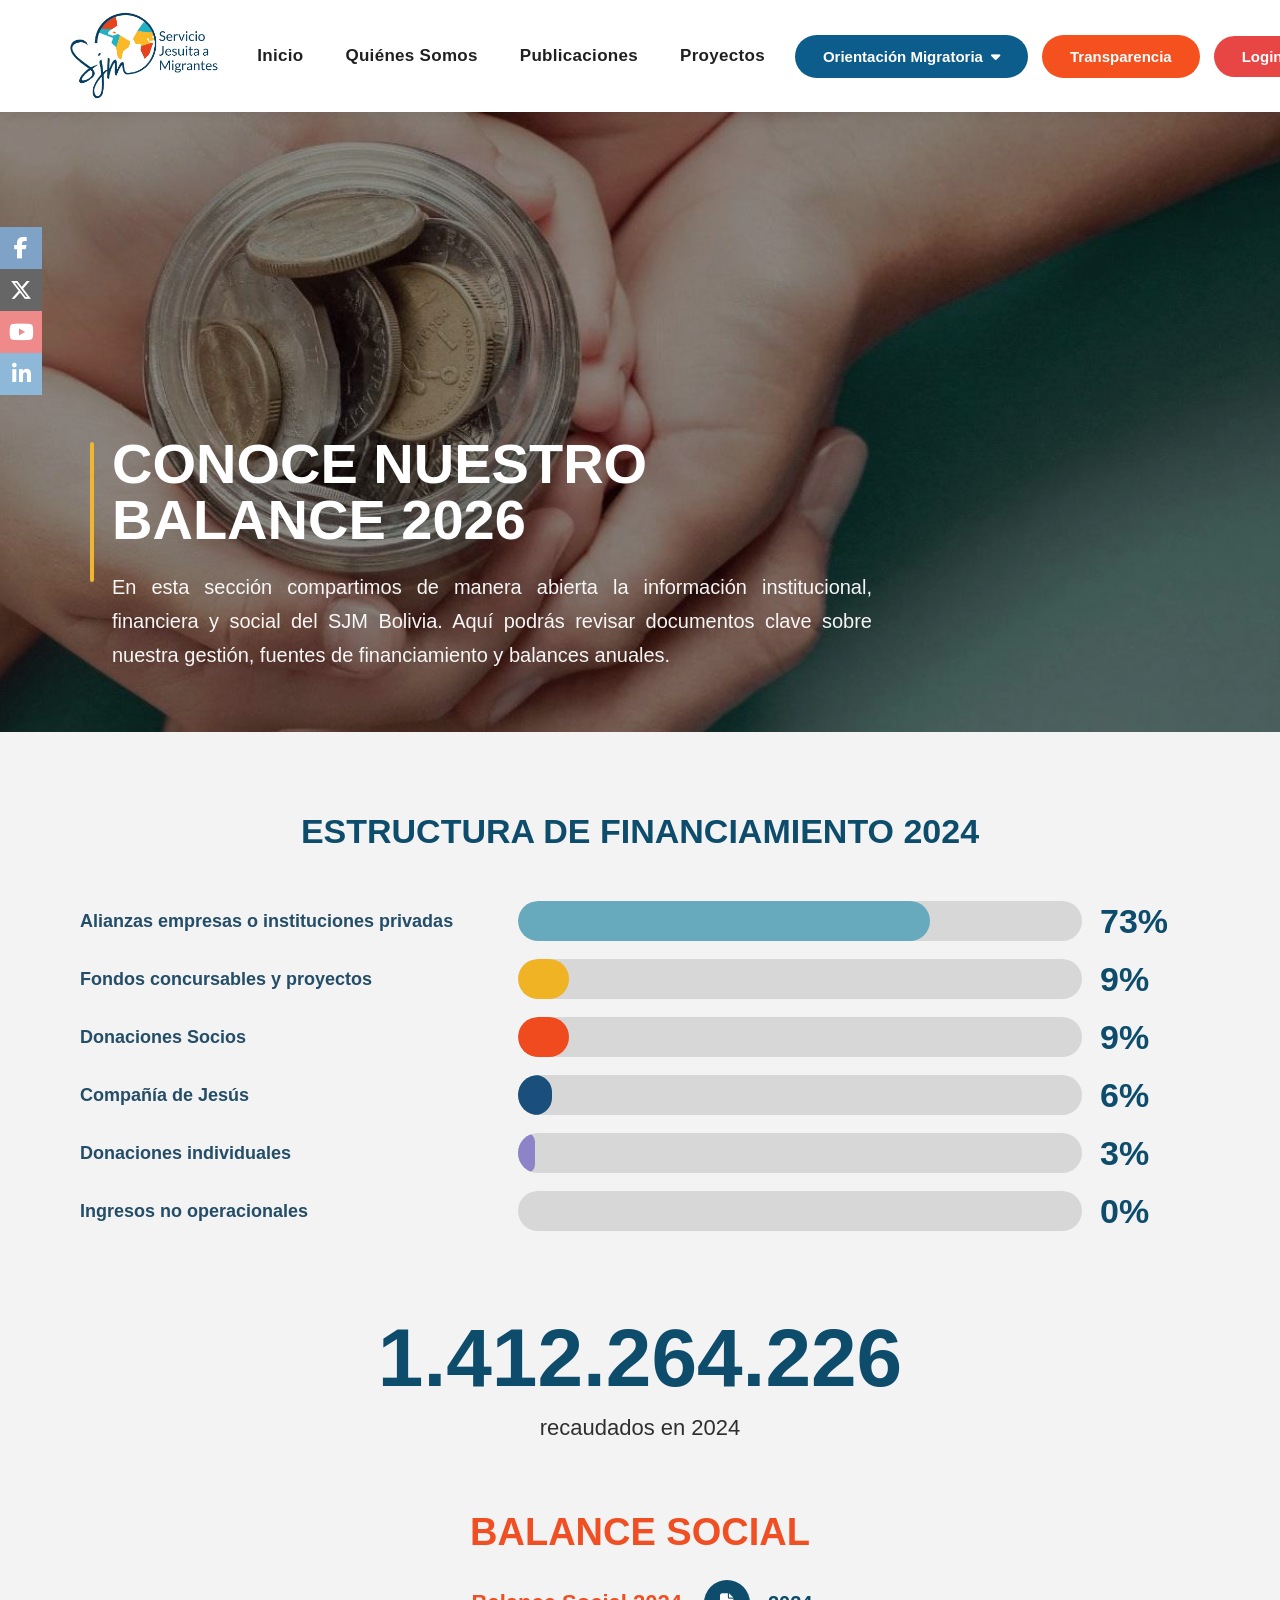
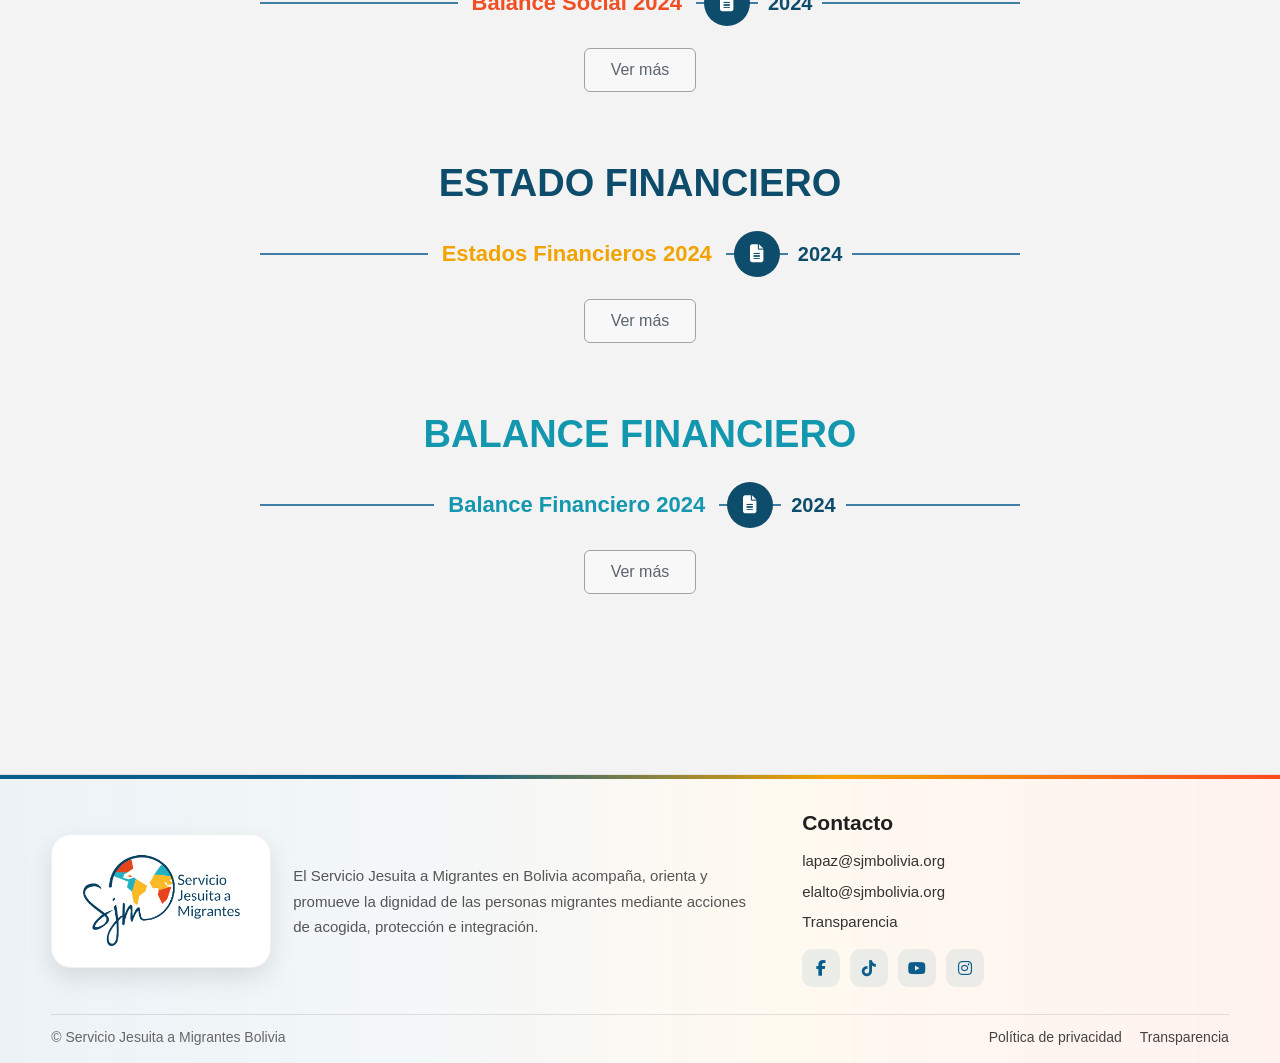
<file: transparencia.html>
<!DOCTYPE html>
<html lang="es">
<head>
    <meta charset="UTF-8">
    <meta name="viewport" content="width=device-width, initial-scale=1.0">
    <title>Transparencia - SJM Bolivia</title>
    <link rel="stylesheet" href="transparencia.css">
    <link rel="stylesheet" href="https://cdnjs.cloudflare.com/ajax/libs/font-awesome/6.5.2/css/all.min.css">
</head>
<body>

    <!-- NAVBAR -->
    <header class="navbar">
        <div class="logo">
            <a href="index.html" aria-label="Ir al inicio">
                <img src="sjm.png" alt="SJM Bolivia">
            </a>
        </div>

        <nav class="nav-menu" aria-label="Navegación principal">
            <a href="index.html" class="nav-main-link">Inicio</a>

            <div class="nav-dropdown has-dropdown">
                <a href="quienes-somos.html" class="nav-main-link">Quiénes Somos</a>
                <div class="nav-dropdown-menu">
                    <a href="quienes-somos.html#donde">Dónde estamos</a>
                    <a href="quienes-somos.html#mision">Misión</a>
                    <a href="quienes-somos.html#vision">Visión</a>
                    <a href="quienes-somos.html#objetivos">Objetivos Estratégicos</a>
                    <a href="quienes-somos.html#valores">Valores</a>
                    <a href="quienes-somos.html#principios">Principios</a>
                </div>
            </div>

            <div class="nav-dropdown has-dropdown">
                <a href="publicaciones.html" class="nav-main-link">Publicaciones</a>
                <div class="nav-dropdown-menu">
                    <a href="publicaciones.html#sin-fronteras">Sin Fronteras</a>
                    <a href="publicaciones.html#el-canto-del-tordo">El Canto del Tordo</a>
                    <a href="publicaciones.html#notas-informativas">Notas informativas</a>
                    <a href="publicaciones.html#encuentros-jrf">Encuentros JRF</a>
                    <a href="publicaciones.html#historias-de-vida">Historias de vida</a>
                    <a href="publicaciones.html#guia">Guía: Construyendo espacios interculturales</a>
                </div>
            </div>

            <div class="nav-dropdown has-dropdown">
                <a href="proyectos.html" class="nav-main-link">Proyectos</a>
                <div class="nav-dropdown-menu">
                    <a href="proyectos.html#proyecto-migrantes">Proyecto Migrantes</a>
                    <a href="proyectos.html#proyecto-emprendimientos">Proyecto Emprendimientos</a>
                    <a href="proyectos.html#proyecto-jovenes">Proyecto Jóvenes e Interculturalidad</a>
                </div>
            </div>
        </nav>

        <div class="nav-pills">
            <div class="pill-dropdown has-dropdown">
                <button class="pill-btn pill-blue dropdown-toggle" type="button" aria-label="Abrir menú de orientación migratoria">
                    Orientación Migratoria <i class="fa-solid fa-caret-down"></i>
                </button>

                <div class="pill-dropdown-menu">
                    <a href="preguntas-frecuentes.html">Preguntas frecuentes</a>
                    <a href="guias.html">Guías</a>
                </div>
            </div>

            <a href="transparencia.html" class="pill-btn pill-orange">Transparencia</a>
            <button class="login-btn" type="button">Login</button>

            <button class="menu-toggle" type="button" aria-label="Abrir menú">
                <span></span>
                <span></span>
                <span></span>
            </button>
        </div>
    </header>

    <!-- MENU MOVIL -->
    <div class="mobile-menu-overlay"></div>

    <aside class="mobile-menu" aria-label="Menú móvil">
        <button class="mobile-menu-close" type="button" aria-label="Cerrar menú">&times;</button>

        <nav class="mobile-nav-links">
            <a href="index.html">Inicio</a>

            <div class="mobile-nav-group">
                <a href="quienes-somos.html">Quiénes Somos</a>
                <div class="mobile-submenu">
                    <a href="quienes-somos.html#donde">Dónde estamos</a>
                    <a href="quienes-somos.html#mision">Misión</a>
                    <a href="quienes-somos.html#vision">Visión</a>
                    <a href="quienes-somos.html#objetivos">Objetivos Estratégicos</a>
                    <a href="quienes-somos.html#valores">Valores</a>
                    <a href="quienes-somos.html#principios">Principios</a>
                </div>
            </div>

            <div class="mobile-nav-group">
                <a href="publicaciones.html">Publicaciones</a>
                <div class="mobile-submenu">
                    <a href="publicaciones.html#sin-fronteras">Sin Fronteras</a>
                    <a href="publicaciones.html#el-canto-del-tordo">El Canto del Tordo</a>
                    <a href="publicaciones.html#notas-informativas">Notas informativas</a>
                    <a href="publicaciones.html#encuentros-jrf">Encuentros JRF</a>
                    <a href="publicaciones.html#historias-de-vida">Historias de vida</a>
                    <a href="publicaciones.html#guia">Guía: Construyendo espacios interculturales</a>
                </div>
            </div>

            <div class="mobile-nav-group">
                <a href="proyectos.html">Proyectos</a>
                <div class="mobile-submenu">
                    <a href="proyectos.html#proyecto-migrantes">Proyecto Migrantes</a>
                    <a href="proyectos.html#proyecto-emprendimientos">Proyecto Emprendimientos</a>
                    <a href="proyectos.html#proyecto-jovenes">Proyecto Jóvenes e Interculturalidad</a>
                </div>
            </div>

            <a href="preguntas-frecuentes.html">Preguntas frecuentes</a>
            <a href="guias.html">Guías</a>
            <a href="transparencia.html">Transparencia</a>
        </nav>
    </aside>

    <!-- REDES -->
    <div class="social-bar">
        <a href="#" class="social-btn facebook" aria-label="Facebook"><i class="fa-brands fa-facebook-f"></i></a>
        <a href="#" class="social-btn tiktok" aria-label="X"><i class="fa-brands fa-x-twitter"></i></a>
        <a href="#" class="social-btn youtube" aria-label="YouTube"><i class="fa-brands fa-youtube"></i></a>
        <a href="#" class="social-btn instagram" aria-label="LinkedIn"><i class="fa-brands fa-linkedin-in"></i></a>
    </div>

    <!-- HERO TRANSPARENCIA -->
    <section class="transparency-hero">
        <img src="b.jpg" alt="Transparencia SJM Bolivia">
        <div class="overlay"></div>

        <div class="transparency-content">
            <div class="accent-line"></div>
            <div class="transparency-text">
                <h1>CONOCE NUESTRO BALANCE 2026</h1>
                <p>
                    En esta sección compartimos de manera abierta la información institucional,
                    financiera y social del SJM Bolivia. Aquí podrás revisar documentos clave
                    sobre nuestra gestión, fuentes de financiamiento y balances anuales.
                </p>
            </div>
        </div>
    </section>

    <!-- FINANCIAMIENTO -->
    <section class="transparencia">
        <h2 class="titulo-transparencia">ESTRUCTURA DE FINANCIAMIENTO 2024</h2>

        <div class="financiamiento">

            <div class="fila">
                <span>Alianzas empresas o instituciones privadas</span>
                <div class="barra">
                    <div class="progreso azul" style="width:73%"></div>
                </div>
                <strong>73%</strong>
            </div>

            <div class="fila">
                <span>Fondos concursables y proyectos</span>
                <div class="barra">
                    <div class="progreso amarillo" style="width:9%"></div>
                </div>
                <strong>9%</strong>
            </div>

            <div class="fila">
                <span>Donaciones Socios</span>
                <div class="barra">
                    <div class="progreso rojo" style="width:9%"></div>
                </div>
                <strong>9%</strong>
            </div>

            <div class="fila">
                <span>Compañía de Jesús</span>
                <div class="barra">
                    <div class="progreso azul-oscuro" style="width:6%"></div>
                </div>
                <strong>6%</strong>
            </div>

            <div class="fila">
                <span>Donaciones individuales</span>
                <div class="barra">
                    <div class="progreso morado" style="width:3%"></div>
                </div>
                <strong>3%</strong>
            </div>

            <div class="fila">
                <span>Ingresos no operacionales</span>
                <div class="barra">
                    <div class="progreso gris" style="width:0%"></div>
                </div>
                <strong>0%</strong>
            </div>

        </div>

        <div class="total">
            <h1>1.412.264.226</h1>
            <p>recaudados en 2024</p>
        </div>

        <!-- BOTONES VER MÁS -->
        <section class="transparency-blocks">

            <div class="doc-block">
                <h2 class="doc-title orange-title">BALANCE SOCIAL</h2>
                <div class="doc-line">
                    <span class="doc-name orange-text">Balance Social 2024</span>
                    <div class="doc-icon"><i class="fa-solid fa-file-lines"></i></div>
                    <span class="doc-year">2024</span>
                </div>
                <button class="doc-button toggle-btn" data-target="balance-social-content">Ver más</button>

                <div id="balance-social-content" class="expand-content">
                    <div class="timeline">
                        <div class="item left">
                            <a href="#">Balance Social 2024</a>
                            <span class="year">2024</span>
                        </div>
                        <div class="item right">
                            <a href="#">Balance Social 2023</a>
                            <span class="year">2023</span>
                        </div>
                        <div class="item left">
                            <a href="#">Balance Social 2022</a>
                            <span class="year">2022</span>
                        </div>
                        <div class="item right">
                            <a href="#">Balance Social 2021</a>
                            <span class="year">2021</span>
                        </div>
                        <div class="item left">
                            <a href="#">Balance Social 2020</a>
                            <span class="year">2020</span>
                        </div>
                        <div class="item right">
                            <a href="#">Balance Social 2019</a>
                            <span class="year">2019</span>
                        </div>
                        <div class="item left">
                            <a href="#">Balance Social 2018</a>
                            <span class="year">2018</span>
                        </div>
                        <div class="item right">
                            <a href="#">Balance Social 2017</a>
                            <span class="year">2017</span>
                        </div>
                        <div class="item left">
                            <a href="#">Balance Social 2016</a>
                            <span class="year">2016</span>
                        </div>
                    </div>
                </div>
            </div>

            <div class="doc-block">
                <h2 class="doc-title blue-title">ESTADO FINANCIERO</h2>
                <div class="doc-line">
                    <span class="doc-name yellow-text">Estados Financieros 2024</span>
                    <div class="doc-icon"><i class="fa-solid fa-file-lines"></i></div>
                    <span class="doc-year">2024</span>
                </div>
                <button class="doc-button toggle-btn" data-target="estado-financiero-content">Ver más</button>

                <div id="estado-financiero-content" class="expand-content">
                    <div class="timeline">
                        <div class="item left">
                            <a href="#">Estados Financieros 2024</a>
                            <span class="year">2024</span>
                        </div>
                        <div class="item right">
                            <a href="#">Estados Financieros 2023</a>
                            <span class="year">2023</span>
                        </div>
                        <div class="item left">
                            <a href="#">Estados Financieros 2022</a>
                            <span class="year">2022</span>
                        </div>
                        <div class="item right">
                            <a href="#">Estados Financieros 2021</a>
                            <span class="year">2021</span>
                        </div>
                    </div>
                </div>
            </div>

            <div class="doc-block">
                <h2 class="doc-title cyan-title">BALANCE FINANCIERO</h2>
                <div class="doc-line">
                    <span class="doc-name cyan-text">Balance Financiero 2024</span>
                    <div class="doc-icon"><i class="fa-solid fa-file-lines"></i></div>
                    <span class="doc-year">2024</span>
                </div>
                <button class="doc-button toggle-btn" data-target="balance-financiero-content">Ver más</button>

                <div id="balance-financiero-content" class="expand-content">
                    <div class="timeline">
                        <div class="item left">
                            <a href="#">Balance Financiero 2024</a>
                            <span class="year">2024</span>
                        </div>
                        <div class="item right">
                            <a href="#">Balance Financiero 2023</a>
                            <span class="year">2023</span>
                        </div>
                        <div class="item left">
                            <a href="#">Balance Financiero 2022</a>
                            <span class="year">2022</span>
                        </div>
                        <div class="item right">
                            <a href="#">Balance Financiero 2021</a>
                            <span class="year">2021</span>
                        </div>
                    </div>
                </div>
            </div>

        </section>
    </section>

    <!-- FOOTER COMPACTO BLANCO -->
    <footer class="site-footer compact-footer">
        <div class="footer-stripe">
            <span class="stripe-blue"></span>
            <span class="stripe-orange"></span>
            <span class="stripe-red"></span>
        </div>

        <div class="footer-main footer-main-compact">
            <div class="footer-brand compact-brand">
                <div class="footer-logo-box">
                    <img src="sjm.png" alt="SJM Bolivia">
                </div>
                <div class="footer-brand-text">
                    <p>
                        El Servicio Jesuita a Migrantes en Bolivia acompaña, orienta y promueve
                        la dignidad de las personas migrantes mediante acciones de acogida,
                        protección e integración.
                    </p>
                </div>
            </div>

            <div class="footer-contact compact-contact">
                <h3>Contacto</h3>
                <a href="mailto:lapaz@sjmbolivia.org">lapaz@sjmbolivia.org</a>
                <a href="mailto:elalto@sjmbolivia.org">elalto@sjmbolivia.org</a>
                <a href="transparencia.html">Transparencia</a>

                <div class="footer-social">
                    <a href="#" aria-label="Facebook"><i class="fa-brands fa-facebook-f"></i></a>
                    <a href="#" aria-label="TikTok"><i class="fa-brands fa-tiktok"></i></a>
                    <a href="#" aria-label="YouTube"><i class="fa-brands fa-youtube"></i></a>
                    <a href="#" aria-label="Instagram"><i class="fa-brands fa-instagram"></i></a>
                </div>
            </div>
        </div>

        <div class="footer-bottom compact-bottom">
            <p>© Servicio Jesuita a Migrantes Bolivia</p>
            <div class="footer-bottom-links">
                <a href="#">Política de privacidad</a>
                <a href="transparencia.html">Transparencia</a>
            </div>
        </div>
    </footer>

    <script src="script.js"></script>
    <script>
        document.addEventListener("DOMContentLoaded", () => {
            const toggleButtons = document.querySelectorAll(".toggle-btn");

            toggleButtons.forEach(button => {
                button.addEventListener("click", () => {
                    const targetId = button.getAttribute("data-target");
                    const content = document.getElementById(targetId);

                    if (!content) return;

                    const isActive = content.classList.contains("active");

                    document.querySelectorAll(".expand-content").forEach(section => {
                        section.classList.remove("active");
                    });

                    document.querySelectorAll(".toggle-btn").forEach(btn => {
                        btn.textContent = "Ver más";
                        btn.classList.remove("active-btn");
                    });

                    if (!isActive) {
                        content.classList.add("active");
                        button.textContent = "Ver menos";
                        button.classList.add("active-btn");

                        setTimeout(() => {
                            content.scrollIntoView({
                                behavior: "smooth",
                                block: "start"
                            });
                        }, 150);
                    }
                });
            });
        });
    </script>

</body>
</html>
</file>
<file: publicaciones.css>
*{
    margin:0;
    padding:0;
    box-sizing:border-box;
    font-family:Arial, Helvetica, sans-serif;
}

:root{
    --nav-height:112px;
}

html, body{
    width:100%;
    overflow-x:hidden;
}

body{
    background:#f6f7f9;
    color:#222;
    padding-top:var(--nav-height);
}

/* NAVBAR */

.navbar{
    display:flex;
    justify-content:space-between;
    align-items:center;
    height:var(--nav-height);
    padding:0 60px;
    background:#ffffff;
    box-shadow:0 2px 10px rgba(0,0,0,0.08);
    position:fixed;
    top:0;
    left:0;
    width:100%;
    z-index:1000;
    gap:30px;
}

.logo{
    display:flex;
    align-items:center;
    flex-shrink:0;
}

.logo img{
    height:90px;
    width:auto;
    display:block;
}

/* MENU CENTRO */

.nav-menu{
    display:flex;
    align-items:center;
    justify-content:center;
    gap:42px;
    flex:1;
    position:relative;
}

.nav-main-link{
    text-decoration:none;
    color:#202020;
    font-size:17px;
    font-weight:600;
    letter-spacing:0.3px;
    transition:color 0.25s ease;
    white-space:nowrap;
    display:inline-flex;
    align-items:center;
    height:var(--nav-height);
    position:relative;
}

.nav-main-link:hover{
    color:#e67e22;
}

.nav-main-link.active{
    color:#e67e22;
}

.nav-dropdown{
    position:relative;
    display:flex;
    align-items:center;
    height:var(--nav-height);
}

.nav-dropdown-menu{
    position:absolute;
    top:calc(100% - 14px);
    left:50%;
    transform:translateX(-50%) translateY(14px);
    width:220px;
    min-width:220px;
    max-width:220px;
    background:#ffffff;
    border-radius:14px;
    padding:6px;
    box-shadow:0 14px 30px rgba(0,0,0,0.12);
    border:1px solid rgba(0,0,0,0.05);
    opacity:0;
    visibility:hidden;
    pointer-events:none;
    transition:
        opacity 0.24s ease,
        transform 0.24s ease,
        visibility 0.24s ease;
    z-index:1300;
    overflow:hidden;
}

.nav-dropdown::after{
    content:"";
    position:absolute;
    left:0;
    right:0;
    top:100%;
    height:18px;
}

.nav-dropdown:hover .nav-dropdown-menu,
.nav-dropdown:focus-within .nav-dropdown-menu{
    opacity:1;
    visibility:visible;
    pointer-events:auto;
    transform:translateX(-50%) translateY(0);
}

.nav-dropdown-menu a{
    display:block;
    text-decoration:none;
    color:#222;
    font-size:14px;
    font-weight:500;
    line-height:1.35;
    padding:10px 16px;
    white-space:normal;
    background:#ffffff;
    border-radius:10px;
    margin:2px 0;
    transition:
        background 0.2s ease,
        color 0.2s ease,
        padding-left 0.2s ease;
}

.nav-dropdown-menu a:hover{
    color:#ffffff;
    background:#f4511e;
    padding-left:20px;
}

/* PILLS DERECHA */

.nav-pills{
    display:flex;
    align-items:center;
    gap:14px;
    flex-shrink:0;
}

.pill-dropdown{
    position:relative;
}

.pill-btn{
    border:none;
    text-decoration:none;
    display:inline-flex;
    align-items:center;
    justify-content:center;
    gap:8px;
    padding:13px 28px;
    border-radius:30px;
    font-size:15px;
    font-weight:700;
    cursor:pointer;
    transition:0.25s ease;
    white-space:nowrap;
}

.pill-blue{
    background:#0d5d8c;
    color:#fff;
}

.pill-blue:hover{
    background:#094c72;
}

.pill-orange{
    background:#f4511e;
    color:#fff;
}

.pill-orange:hover{
    background:#d84315;
}

.pill-dropdown-menu{
    position:absolute;
    top:calc(100% + 10px);
    left:0;
    width:210px;
    min-width:210px;
    max-width:210px;
    background:#ffffff;
    border-radius:14px;
    overflow:hidden;
    box-shadow:0 14px 28px rgba(0,0,0,0.14);
    opacity:0;
    visibility:hidden;
    transform:translateY(10px);
    transition:0.25s ease;
    z-index:1200;
    border:1px solid rgba(0,0,0,0.06);
    padding:6px;
}

.pill-dropdown::after{
    content:"";
    position:absolute;
    left:0;
    right:0;
    top:100%;
    height:16px;
}

.pill-dropdown.active .pill-dropdown-menu,
.pill-dropdown:hover .pill-dropdown-menu,
.pill-dropdown:focus-within .pill-dropdown-menu{
    opacity:1;
    visibility:visible;
    transform:translateY(0);
}

.pill-dropdown-menu a{
    display:block;
    color:#1f1f1f;
    text-decoration:none;
    padding:10px 16px;
    font-size:14px;
    font-weight:600;
    border-bottom:none;
    background:#fff;
    border-radius:10px;
    margin:2px 0;
    transition:
        background 0.25s ease,
        color 0.25s ease,
        padding-left 0.25s ease;
}

.pill-dropdown-menu a:last-child{
    border-bottom:none;
}

.pill-dropdown-menu a:hover{
    background:#0d5d8c;
    color:#ffffff;
    padding-left:20px;
}

/* LOGIN */

.login-btn{
    background:#e84545;
    color:#fff;
    border:none;
    padding:12px 28px;
    border-radius:30px;
    cursor:pointer;
    font-weight:700;
    font-size:15px;
    transition:0.3s;
    white-space:nowrap;
}

.login-btn:hover{
    background:#c93030;
}

/* HAMBURGUESA */

.menu-toggle{
    display:none;
    width:42px;
    height:42px;
    background:transparent;
    border:none;
    cursor:pointer;
    flex-direction:column;
    justify-content:center;
    align-items:center;
    gap:5px;
}

.menu-toggle span{
    display:block;
    width:24px;
    height:2px;
    background:#333;
    border-radius:2px;
}

/* MENU MOVIL */

.mobile-menu-overlay{
    position:fixed;
    inset:0;
    background:rgba(0,0,0,0.35);
    opacity:0;
    visibility:hidden;
    transition:0.3s ease;
    z-index:1098;
}

.mobile-menu-overlay.active{
    opacity:1;
    visibility:visible;
}

.mobile-menu{
    position:fixed;
    top:0;
    right:-320px;
    width:300px;
    max-width:85%;
    height:100vh;
    background:#4a4a4a;
    color:#fff;
    z-index:1099;
    transition:right 0.35s ease;
    padding:26px 24px 40px;
    overflow-y:auto;
}

.mobile-menu.active{
    right:0;
}

.mobile-menu-close{
    background:none;
    border:none;
    color:#fff;
    font-size:38px;
    line-height:1;
    cursor:pointer;
    display:block;
    margin-left:auto;
    margin-bottom:25px;
}

.mobile-nav-links{
    display:flex;
    flex-direction:column;
    gap:18px;
}

.mobile-nav-links > a,
.mobile-nav-group > a{
    text-decoration:none;
    color:#fff;
    font-size:20px;
    font-weight:500;
    line-height:1.3;
    transition:0.25s ease;
    display:block;
}

.mobile-nav-links > a:hover,
.mobile-nav-group > a:hover{
    color:#f1b631;
}

.mobile-nav-group{
    display:flex;
    flex-direction:column;
    gap:8px;
}

.mobile-submenu{
    display:flex;
    flex-direction:column;
    gap:8px;
    padding-left:14px;
    border-left:2px solid rgba(241,182,49,0.5);
}

.mobile-submenu a{
    text-decoration:none;
    color:rgba(255,255,255,0.82);
    font-size:15px;
    line-height:1.35;
    transition:0.25s ease;
}

.mobile-submenu a:hover{
    color:#f1b631;
}

/* HERO */

.publicaciones-hero{
    position:relative;
    min-height:360px;
    background:
        linear-gradient(rgba(8,39,55,0.72), rgba(8,39,55,0.72)),
        url('publicacion.png') center/cover no-repeat;
    display:flex;
    align-items:center;
    padding:0 90px;
}

.hero-content{
    position:relative;
    z-index:2;
    display:flex;
    align-items:flex-start;
    gap:18px;
    max-width:900px;
}

.hero-line{
    width:4px;
    height:120px;
    background:#f1b631;
    border-radius:3px;
    margin-top:6px;
    flex-shrink:0;
}

.hero-content h1{
    color:#fff;
    font-size:64px;
    line-height:1;
    margin-bottom:18px;
    text-transform:uppercase;
}

.hero-content p{
    color:rgba(255,255,255,0.92);
    font-size:22px;
    line-height:1.6;
    text-align:justify;
    text-justify:inter-word;
}

/* GRID */

.publicaciones-grid{
    width:min(1400px, 92%);
    margin:60px auto 80px;
    display:grid;
    grid-template-columns:repeat(3, minmax(0, 1fr));
    gap:30px;
}

/* TARJETAS */

.pub-card{
    position:relative;
    min-height:520px;
    border-radius:18px;
    overflow:hidden;
    text-decoration:none;
    box-shadow:0 14px 35px rgba(0,0,0,0.12);
    display:block;
    isolation:isolate;
    background:#0c2d3d;
}

.pub-card img{
    width:100%;
    height:100%;
    object-fit:cover;
    position:absolute;
    inset:0;
    transition:transform 0.5s ease, opacity 0.4s ease;
}

.pub-overlay{
    position:absolute;
    inset:0;
    background:linear-gradient(
        180deg,
        rgba(0,0,0,0.15) 0%,
        rgba(0,0,0,0.28) 45%,
        rgba(0,0,0,0.72) 100%
    );
    z-index:1;
    transition:background 0.4s ease;
}

.pub-default,
.pub-hover{
    position:absolute;
    left:30px;
    right:30px;
    z-index:2;
    color:#fff;
}

.pub-default{
    bottom:28px;
    transition:all 0.35s ease;
}

.pub-default h2{
    font-size:32px;
    margin-bottom:10px;
    text-transform:uppercase;
    line-height:1.08;
    max-width:100%;
}

.pub-default span{
    font-size:15px;
    letter-spacing:0.5px;
    opacity:0.9;
}

.pub-hover{
    top:50%;
    transform:translateY(20px);
    opacity:0;
    transition:all 0.35s ease;
}

.pub-hover h3{
    font-size:26px;
    margin-bottom:14px;
    line-height:1.1;
}

.pub-hover p{
    font-size:17px;
    line-height:1.65;
    max-width:100%;
    text-align:justify;
    text-justify:inter-word;
}

/* TARJETA LARGA */

.pub-card-long .pub-default h2{
    font-size:27px;
    line-height:1.12;
    max-width:92%;
}

/* HOVER SOLO EN DISPOSITIVOS CON HOVER REAL */

@media (hover: hover) and (pointer: fine){
    .pub-card:hover img{
        transform:scale(1.06);
        opacity:0.42;
    }

    .pub-card:hover .pub-overlay{
        background:rgba(7, 33, 48, 0.82);
    }

    .pub-card:hover .pub-default{
        opacity:0;
        transform:translateY(18px);
    }

    .pub-card:hover .pub-hover{
        opacity:1;
        transform:translateY(-50%);
    }
}

/* FOOTER COMPACTO BLANCO */

.site-footer{
    width:100%;
    margin-top:0;
    background:
        linear-gradient(
            90deg,
            rgba(11,93,139,0.08) 0%,
            rgba(11,93,139,0.05) 30%,
            rgba(246,163,0,0.06) 60%,
            rgba(255,74,31,0.07) 100%
        ),
        #ffffff;
    color:#1f1f1f;
    position:relative;
    overflow:hidden;
    border-top:1px solid rgba(0,0,0,0.08);
}

.footer-stripe{
    height:4px;
    background:linear-gradient(
        90deg,
        #0b5d8b 0%,
        #0b5d8b 35%,
        #f6a300 65%,
        #ff4a1f 100%
    );
}

.stripe-blue{
    background:#0b5d8b;
}

.stripe-orange{
    background:#f6a300;
}

.stripe-red{
    background:#ff4a1f;
}

.footer-main{
    width:min(1200px, 92%);
    margin:0 auto;
    padding:32px 0 22px;
    display:grid;
    grid-template-columns:1.25fr 0.75fr;
    gap:40px;
    align-items:center;
}

.footer-main-compact{
    grid-template-columns:1.25fr 0.75fr;
}

.footer-brand{
    position:relative;
}

.compact-brand{
    display:flex;
    align-items:center;
    gap:22px;
}

.footer-logo-box{
    width:260px;
    background:#ffffff;
    border-radius:20px;
    padding:18px 20px;
    box-shadow:0 10px 24px rgba(0,0,0,0.10);
    margin-bottom:0;
    flex-shrink:0;
    border:1px solid rgba(0,0,0,0.06);
}

.footer-logo-box img{
    width:100%;
    display:block;
}

.footer-brand-text{
    max-width:560px;
}

.footer-brand p{
    font-size:15px;
    line-height:1.7;
    color:#555;
    max-width:none;
}

.footer-contact h3{
    font-size:21px;
    line-height:1.1;
    font-weight:800;
    margin-bottom:14px;
    color:#1f1f1f;
}

.footer-contact a{
    display:block;
    color:#333;
    text-decoration:none;
    font-size:15px;
    line-height:1.7;
    margin-bottom:5px;
    transition:all 0.25s ease;
}

.footer-contact a:hover{
    color:#ff6a00;
}

.footer-social{
    display:flex;
    flex-wrap:wrap;
    gap:10px;
    margin-top:14px;
}

.footer-social a{
    width:38px;
    height:38px;
    display:flex;
    align-items:center;
    justify-content:center;
    border-radius:10px;
    background:rgba(11,93,139,0.08);
    color:#0b5d8b;
    font-size:16px;
    transition:all 0.25s ease;
}

.footer-social a:hover{
    background:#ff6a00;
    color:#fff;
    transform:translateY(-2px);
}

.footer-bottom{
    width:min(1200px, 92%);
    margin:0 auto;
    padding:14px 0 18px;
    border-top:1px solid rgba(0,0,0,0.10);
    display:flex;
    justify-content:space-between;
    align-items:center;
    gap:20px;
}

.footer-bottom p{
    font-size:14px;
    color:#666;
}

.footer-bottom-links{
    display:flex;
    align-items:center;
    gap:18px;
    flex-wrap:wrap;
}

.footer-bottom-links a{
    color:#444;
    text-decoration:none;
    font-size:14px;
    transition:color 0.25s ease;
}

.footer-bottom-links a:hover{
    color:#ff6a00;
}

.site-footer::before,
.site-footer::after{
    display:none;
}

/* TABLET GRANDE */

@media (max-width: 1200px){
    :root{
        --nav-height:92px;
    }

    .navbar{
        padding:0 30px;
        gap:18px;
    }

    .logo img{
        height:70px;
    }

    .nav-menu{
        gap:24px;
    }

    .nav-main-link{
        font-size:15px;
    }

    .nav-dropdown-menu{
        width:220px;
        min-width:220px;
        max-width:220px;
    }

    .pill-btn,
    .login-btn{
        padding:11px 20px;
        font-size:14px;
    }

    .publicaciones-hero{
        min-height:300px;
        padding:0 36px;
    }

    .hero-content h1{
        font-size:48px;
    }

    .hero-content p{
        font-size:18px;
        line-height:1.55;
    }

    .hero-line{
        height:95px;
    }

    .publicaciones-grid{
        width:92%;
        grid-template-columns:repeat(3, minmax(0, 1fr));
        gap:24px;
        margin:45px auto 60px;
    }

    .pub-card{
        min-height:420px;
    }

    .pub-default h2{
        font-size:30px;
    }

    .pub-card-long .pub-default h2{
        font-size:24px;
        line-height:1.12;
    }

    .pub-hover h3{
        font-size:24px;
    }

    .pub-hover p{
        font-size:16px;
    }

    .footer-main{
        grid-template-columns:1fr;
        gap:26px;
        align-items:start;
    }

    .compact-brand{
        align-items:flex-start;
    }

    .footer-brand-text{
        max-width:100%;
    }
}

@media (max-width: 980px){
    .publicaciones-grid{
        width:92%;
        grid-template-columns:repeat(2, minmax(0, 1fr));
        gap:22px;
    }
}

@media (max-width: 900px){
    .footer-main-compact{
        grid-template-columns:1fr;
    }
}

/* TABLET */

@media (max-width: 900px){
    .navbar{
        padding:0 20px;
        gap:12px;
    }

    .nav-menu{
        gap:16px;
    }

    .nav-main-link{
        font-size:14px;
    }

    .pill-btn,
    .login-btn{
        padding:10px 16px;
        font-size:13px;
    }

    .nav-pills{
        gap:8px;
    }
}

/* MOVIL */

@media (max-width: 768px){
    :root{
        --nav-height:76px;
    }

    .navbar{
        padding:0 16px;
        gap:12px;
        box-shadow:none;
    }

    .logo img{
        height:48px;
    }

    .nav-menu{
        display:none;
    }

    .nav-pills{
        margin-left:auto;
        gap:0;
    }

    .pill-dropdown,
    .pill-orange,
    .login-btn{
        display:none;
    }

    .menu-toggle{
        display:flex;
        margin-left:auto;
    }

    .mobile-nav-links > a,
    .mobile-nav-group > a{
        font-size:18px;
    }

    .mobile-submenu a{
        font-size:14px;
    }

    .publicaciones-hero{
        min-height:210px;
        padding:0 20px;
    }

    .hero-content{
        gap:12px;
        max-width:100%;
    }

    .hero-line{
        height:68px;
        margin-top:4px;
    }

    .hero-content h1{
        font-size:30px;
        line-height:1.04;
        margin-bottom:10px;
    }

    .hero-content p{
        font-size:14px;
        line-height:1.45;
        text-align:left;
    }

    .publicaciones-grid{
        width:100%;
        padding:0 14px;
        margin:24px 0 40px;
        grid-template-columns:1fr;
        gap:16px;
    }

    .pub-card{
        min-height:320px;
        border-radius:14px;
    }

    .pub-default,
    .pub-hover{
        left:18px;
        right:18px;
    }

    .pub-default{
        bottom:18px;
        opacity:1 !important;
        transform:none !important;
    }

    .pub-default h2{
        font-size:24px;
        margin-bottom:8px;
    }

    .pub-card-long .pub-default h2{
        font-size:21px;
        line-height:1.1;
        max-width:95%;
    }

    .pub-default span{
        font-size:13px;
    }

    .pub-hover{
        display:none;
    }

    .pub-card img{
        transform:none !important;
        opacity:1;
    }

    .pub-overlay{
        background:linear-gradient(
            180deg,
            rgba(0,0,0,0.18) 0%,
            rgba(0,0,0,0.30) 45%,
            rgba(0,0,0,0.74) 100%
        );
    }

    .pub-card:hover img{
        transform:none;
        opacity:1;
    }

    .pub-card:hover .pub-overlay{
        background:linear-gradient(
            180deg,
            rgba(0,0,0,0.18) 0%,
            rgba(0,0,0,0.30) 45%,
            rgba(0,0,0,0.74) 100%
        );
    }

    .pub-card:hover .pub-default{
        opacity:1;
        transform:none;
    }

    .mobile-menu{
        width:280px;
        padding:22px 20px 34px;
    }

    .mobile-menu-close{
        font-size:34px;
        margin-bottom:20px;
    }

    .mobile-nav-links{
        gap:16px;
    }

    .footer-stripe{
        height:4px;
    }

    .footer-main{
        width:100%;
        padding:24px 20px 18px;
        gap:20px;
    }

    .compact-brand{
        flex-direction:column;
        align-items:flex-start;
        gap:14px;
    }

    .footer-logo-box{
        width:160px;
        border-radius:16px;
        padding:10px 12px;
        margin-bottom:0;
    }

    .footer-brand p{
        font-size:14px;
        line-height:1.6;
    }

    .footer-contact h3{
        font-size:19px;
        margin-bottom:10px;
    }

    .footer-contact a{
        font-size:14px;
        margin-bottom:4px;
    }

    .footer-social{
        gap:8px;
        margin-top:12px;
    }

    .footer-social a{
        width:36px;
        height:36px;
        font-size:15px;
    }

    .footer-bottom{
        width:100%;
        padding:12px 20px 16px;
        flex-direction:column;
        align-items:flex-start;
        gap:10px;
    }

    .footer-bottom p,
    .footer-bottom-links a{
        font-size:13px;
    }
}

@media (max-width: 480px){
    :root{
        --nav-height:68px;
    }

    .navbar{
        padding:0 14px;
    }

    .logo img{
        height:40px;
    }

    .menu-toggle{
        width:40px;
        height:40px;
    }

    .menu-toggle span{
        width:22px;
    }

    .mobile-nav-links > a,
    .mobile-nav-group > a{
        font-size:18px;
    }

    .mobile-submenu a{
        font-size:13px;
    }

    .publicaciones-hero{
        min-height:180px;
        padding:0 16px;
    }

    .hero-content{
        gap:10px;
    }

    .hero-line{
        height:58px;
        width:3px;
    }

    .hero-content h1{
        font-size:24px;
        margin-bottom:8px;
    }

    .hero-content p{
        font-size:13px;
        line-height:1.4;
    }

    .publicaciones-grid{
        padding:0 12px;
        gap:14px;
        margin:20px 0 32px;
    }

    .pub-card{
        min-height:280px;
        border-radius:12px;
    }

    .pub-default{
        left:16px;
        right:16px;
    }

    .pub-default h2{
        font-size:21px;
    }

    .pub-card-long .pub-default h2{
        font-size:18px;
        line-height:1.08;
        max-width:96%;
    }

    .pub-default span{
        font-size:12px;
    }

    .pub-hover{
        display:none;
    }

    .mobile-menu{
        width:260px;
        padding:20px 18px 30px;
    }

    .mobile-menu-close{
        font-size:32px;
        margin-bottom:18px;
    }

    .footer-main{
        padding:22px 16px 16px;
    }

    .footer-logo-box{
        width:140px;
    }

    .footer-brand p{
        font-size:13px;
    }

    .footer-contact h3{
        font-size:18px;
    }

    .footer-contact a{
        font-size:13px;
    }

    .footer-bottom{
        padding:10px 16px 14px;
    }
}
</file>
<file: guiadoc.css>
/* ═══════════════════════════════════════════════
   HERO GUÍA
═══════════════════════════════════════════════ */

.guia-hero {
    position: relative;
    min-height: 280px;
    background:
        linear-gradient(rgba(8, 39, 55, 0.76), rgba(8, 39, 55, 0.76)),
        url('img/publi3.jpg') center / cover no-repeat;
    display: flex;
    align-items: center;
    padding: 0 90px;
}

.guia-hero-content {
    display: flex;
    align-items: flex-start;
    gap: 18px;
    max-width: 980px;
}

.guia-mini {
    color: #f1b631;
    font-size: 14px;
    font-weight: 800;
    text-transform: uppercase;
    letter-spacing: 1px;
    margin-bottom: 10px;
}

.guia-hero h1 {
    color: #fff;
    font-size: 54px;
    line-height: 1.05;
    margin-bottom: 16px;
    text-transform: uppercase;
}

.guia-desc {
    color: rgba(255, 255, 255, 0.92);
    font-size: 18px;
    line-height: 1.7;
    max-width: 760px;
}

/* ═══════════════════════════════════════════════
   DOCUMENTO ÚNICO
═══════════════════════════════════════════════ */

.guia-layout {
    width: min(1100px, 92%);
    margin: 50px auto 80px;
}

.guia-card {
    background: #fff;
    border-radius: 22px;
    overflow: hidden;
    display: grid;
    grid-template-columns: 0.9fr 1.1fr;
    border: 1px solid rgba(0, 0, 0, 0.06);
    box-shadow: 0 18px 44px rgba(0, 0, 0, 0.10);
    animation: fadeUp .55s ease forwards;
}

.guia-img-wrap {
    position: relative;
    overflow: hidden;
    min-height: 520px;
    background: #f4f4f4;
}

.guia-img-wrap img {
    width: 100%;
    height: 100%;
    object-fit: cover;
    display: block;
    transition: transform .45s ease, filter .45s ease;
}

.guia-card:hover img {
    transform: scale(1.035);
    filter: saturate(1.08);
}

.guia-body {
    padding: 46px 42px;
    display: flex;
    flex-direction: column;
    justify-content: center;
}

.guia-fecha {
    display: flex;
    align-items: center;
    gap: 7px;
    font-size: 14px;
    color: #777;
    margin-bottom: 16px;
}

.guia-body h2 {
    font-size: 42px;
    line-height: 1.08;
    color: #121212;
    margin-bottom: 18px;
    text-transform: uppercase;
}

.guia-body p {
    font-size: 17px;
    line-height: 1.75;
    color: #4d4d4d;
    margin-bottom: 26px;
}

.guia-btn {
    width: max-content;
    border: none;
    border-radius: 999px;
    background: #0b5d8b;
    color: #fff;
    padding: 14px 22px;
    font-size: 15px;
    font-weight: 900;
    display: inline-flex;
    align-items: center;
    gap: 9px;
    cursor: pointer;
    box-shadow: 0 8px 20px rgba(11, 93, 139, .24);
    transition: background .22s ease, color .22s ease, transform .22s ease;
}

.guia-btn:hover {
    background: #f1b631;
    color: #082737;
    transform: translateY(-2px);
}

/* ═══════════════════════════════════════════════
   VISOR PDF
═══════════════════════════════════════════════ */

.pdf-viewer-modal {
    position: fixed;
    inset: 0;
    background: #25282c;
    z-index: 99999;
    display: flex;
    flex-direction: column;
    opacity: 0;
    visibility: hidden;
    pointer-events: none;
    transform: scale(.985);
    transition: opacity .22s ease, visibility .22s ease, transform .22s ease;
}

.pdf-viewer-modal.active {
    opacity: 1;
    visibility: visible;
    pointer-events: auto;
    transform: scale(1);
}

.pdf-viewer-header {
    width: 100%;
    min-height: 64px;
    padding: 10px 18px;
    background: #ffffff;
    border-bottom: 1px solid rgba(8, 39, 55, .10);
    display: flex;
    align-items: center;
    justify-content: space-between;
    gap: 14px;
    flex-shrink: 0;
    box-shadow: 0 8px 22px rgba(0, 0, 0, .16);
    z-index: 2;
}

.pdf-viewer-header h3 {
    color: #0b5d8b;
    font-size: 17px;
    font-weight: 900;
    line-height: 1.25;
    margin: 0;
    flex: 1;
    min-width: 0;
    text-transform: uppercase;
}

.pdf-viewer-actions {
    display: flex;
    align-items: center;
    gap: 10px;
    flex-shrink: 0;
}

.pdf-viewer-actions a {
    height: 42px;
    padding: 0 16px;
    background: #0b5d8b;
    color: #fff;
    border-radius: 999px;
    font-size: 13px;
    font-weight: 900;
    display: inline-flex;
    align-items: center;
    gap: 6px;
    text-decoration: none;
    white-space: nowrap;
    box-shadow: 0 5px 14px rgba(11, 93, 139, .25);
    transition: background .22s ease, color .22s ease, transform .22s ease;
}

.pdf-viewer-actions a:hover {
    background: #f1b631;
    color: #082737;
    transform: translateY(-1px);
}

.pdf-viewer-actions button {
    width: 42px !important;
    height: 42px !important;
    min-width: 42px !important;
    max-width: 42px !important;
    padding: 0 !important;
    border: none !important;
    border-radius: 50% !important;
    background: #f4511e;
    color: #fff;
    font-size: 22px;
    line-height: 1;
    cursor: pointer;
    display: grid;
    place-items: center;
    box-shadow: 0 5px 14px rgba(244, 81, 30, .28);
    transition: background .22s ease, transform .22s ease;
    flex-shrink: 0;
}

.pdf-viewer-actions button:hover {
    background: #d93f12;
    transform: rotate(90deg) scale(1.05);
}

.pdf-viewer-actions button i {
    line-height: 1;
    pointer-events: none;
}

.pdf-viewer-modal iframe {
    width: 100%;
    height: calc(100dvh - 64px);
    border: none;
    background: #25282c;
    display: block;
}

body.pdf-open {
    overflow: hidden;
}

/* ═══════════════════════════════════════════════
   MENÚ MÓVIL ORIGINAL
═══════════════════════════════════════════════ */

.mobile-menu-overlay {
    position: fixed;
    inset: 0;
    background: rgba(0,0,0,0.35);
    opacity: 0;
    visibility: hidden;
    transition: 0.3s ease;
    z-index: 1098;
}

.mobile-menu-overlay.active {
    opacity: 1;
    visibility: visible;
}

.mobile-menu {
    position: fixed;
    top: 0;
    right: -320px;
    width: 300px;
    max-width: 85%;
    height: 100vh;
    background: #4a4a4a;
    color: #fff;
    z-index: 1099;
    transition: right 0.35s ease;
    padding: 26px 24px 40px;
    overflow-y: auto;
}

.mobile-menu.active {
    right: 0;
}

.mobile-menu-close {
    background: none;
    border: none;
    color: #fff;
    font-size: 38px;
    line-height: 1;
    cursor: pointer;
    display: block;
    margin-left: auto;
    margin-bottom: 25px;
}

.mobile-nav-links {
    display: flex;
    flex-direction: column;
    gap: 18px;
}

.mobile-nav-links > a,
.mobile-nav-group > a {
    text-decoration: none;
    color: #fff;
    font-size: 20px;
    font-weight: 500;
    line-height: 1.3;
    transition: 0.25s ease;
    display: block;
}

.mobile-nav-links > a:hover,
.mobile-nav-group > a:hover {
    color: #f1b631;
}

.mobile-nav-group {
    display: flex;
    flex-direction: column;
    gap: 8px;
}

.mobile-submenu {
    display: flex;
    flex-direction: column;
    gap: 8px;
    padding-left: 14px;
    border-left: 2px solid rgba(241,182,49,0.5);
}

.mobile-submenu a {
    text-decoration: none;
    color: rgba(255,255,255,0.82);
    font-size: 15px;
    line-height: 1.35;
    transition: 0.25s ease;
}

.mobile-submenu a:hover {
    color: #f1b631;
}

/* ═══════════════════════════════════════════════
   ANIMACIÓN
═══════════════════════════════════════════════ */

@keyframes fadeUp {
    from {
        opacity: 0;
        transform: translateY(16px);
    }

    to {
        opacity: 1;
        transform: translateY(0);
    }
}

/* ═══════════════════════════════════════════════
   RESPONSIVE
═══════════════════════════════════════════════ */

@media (max-width: 900px) {
    .guia-hero {
        padding: 0 30px;
        min-height: 245px;
    }

    .guia-hero h1 {
        font-size: 40px;
    }

    .guia-desc {
        font-size: 16px;
    }

    .guia-card {
        grid-template-columns: 1fr;
    }

    .guia-img-wrap {
        min-height: auto;
    }

    .guia-img-wrap img {
        height: 430px;
    }

    .guia-body {
        padding: 32px 28px;
    }

    .guia-body h2 {
        font-size: 34px;
    }
}

@media (max-width: 768px) {
    .guia-hero {
        min-height: 220px;
        padding: 0 20px;
    }

    .guia-hero-content {
        gap: 14px;
    }

    .guia-mini {
        font-size: 12px;
    }

    .guia-hero h1 {
        font-size: 33px;
    }

    .guia-desc {
        font-size: 15px;
        line-height: 1.55;
    }

    .guia-layout {
        width: 100%;
        padding: 0 14px;
        margin: 30px auto 60px;
    }

    .guia-img-wrap img {
        height: 320px;
    }

    .guia-body {
        padding: 24px 20px;
    }

    .guia-body h2 {
        font-size: 28px;
    }

    .guia-body p {
        font-size: 15px;
        line-height: 1.65;
    }

    .pdf-viewer-header {
        min-height: 82px;
        padding: 12px 14px;
        gap: 10px;
    }

    .pdf-viewer-header h3 {
        font-size: 15px;
        line-height: 1.28;
        display: -webkit-box;
        -webkit-line-clamp: 3;
        -webkit-box-orient: vertical;
        overflow: hidden;
    }

    .pdf-viewer-actions {
        gap: 8px;
    }

    .pdf-viewer-actions a {
        width: 46px;
        height: 46px;
        min-width: 46px;
        padding: 0;
        border-radius: 50%;
        font-size: 0;
        justify-content: center;
    }

    .pdf-viewer-actions a i {
        font-size: 17px;
        line-height: 1;
    }

    .pdf-viewer-actions button {
        width: 46px !important;
        height: 46px !important;
        min-width: 46px !important;
        max-width: 46px !important;
        font-size: 23px;
    }

    .pdf-viewer-modal iframe {
        height: calc(100dvh - 82px);
    }

    .mobile-menu {
        width: 280px;
        padding: 22px 20px 34px;
    }

    .mobile-menu-close {
        font-size: 34px;
        margin-bottom: 20px;
    }

    .mobile-nav-links {
        gap: 16px;
    }

    .mobile-nav-links > a,
    .mobile-nav-group > a {
        font-size: 18px;
    }

    .mobile-submenu a {
        font-size: 14px;
    }
}

@media (max-width: 520px) {
    .guia-hero {
        min-height: 205px;
        padding: 0 16px;
    }

    .guia-hero h1 {
        font-size: 28px;
    }

    .guia-desc {
        font-size: 14px;
    }

    .guia-img-wrap img {
        height: 250px;
    }

    .guia-body h2 {
        font-size: 24px;
    }

    .guia-btn {
        width: 100%;
        justify-content: center;
    }

    .pdf-viewer-header {
        min-height: 78px;
        padding: 10px 12px;
        gap: 8px;
    }

    .pdf-viewer-header h3 {
        font-size: 13.5px;
    }

    .pdf-viewer-actions a,
    .pdf-viewer-actions button {
        width: 42px !important;
        height: 42px !important;
        min-width: 42px !important;
        max-width: 42px !important;
    }

    .pdf-viewer-modal iframe {
        height: calc(100dvh - 78px);
    }

    .mobile-menu {
        width: 260px;
        padding: 20px 18px 30px;
    }

    .mobile-menu-close {
        font-size: 32px;
        margin-bottom: 18px;
    }

    .mobile-nav-links > a,
    .mobile-nav-group > a {
        font-size: 17px;
    }

    .mobile-submenu a {
        font-size: 13px;
    }
}
</file>
<file: historias.css>
/* ═══════════════════════════════════════════════
   HERO HISTORIAS DE VIDA
═══════════════════════════════════════════════ */

.historias-hero {
    position: relative;
    min-height: 290px;
    background:
        linear-gradient(rgba(8, 39, 55, 0.78), rgba(8, 39, 55, 0.78)),
        url('img/publi3.jpg') center / cover no-repeat;
    display: flex;
    align-items: center;
    padding: 0 90px;
}

.historias-hero-content {
    display: flex;
    align-items: flex-start;
    gap: 18px;
    max-width: 980px;
}

.historias-mini {
    color: #f1b631;
    font-size: 14px;
    font-weight: 800;
    text-transform: uppercase;
    letter-spacing: 1px;
    margin-bottom: 10px;
}

.historias-hero h1 {
    color: #fff;
    font-size: 54px;
    line-height: 1.05;
    margin-bottom: 16px;
    text-transform: uppercase;
}

.historias-desc {
    color: rgba(255, 255, 255, 0.92);
    font-size: 18px;
    line-height: 1.7;
    max-width: 780px;
}

/* ═══════════════════════════════════════════════
   CONTENIDO
═══════════════════════════════════════════════ */

.historias-layout {
    width: min(1250px, 92%);
    margin: 50px auto 80px;
}

.historias-intro {
    text-align: center;
    max-width: 860px;
    margin: 0 auto 40px;
}

.historias-intro h2 {
    font-size: 38px;
    color: #0b5d8b;
    text-transform: uppercase;
    margin-bottom: 12px;
}

.historias-intro p {
    font-size: 17px;
    line-height: 1.75;
    color: #555;
}

.tomos-grid {
    display: grid;
    grid-template-columns: repeat(3, minmax(0, 1fr));
    gap: 26px;
}

.tomo-card {
    background: #fff;
    border-radius: 22px;
    overflow: hidden;
    border: 1px solid rgba(0, 0, 0, .06);
    box-shadow: 0 18px 44px rgba(0, 0, 0, .10);
    animation: fadeUp .55s ease forwards;
    transition: transform .28s ease, box-shadow .28s ease;
}

.tomo-card:hover {
    transform: translateY(-5px);
    box-shadow: 0 24px 54px rgba(0, 0, 0, .14);
}

.tomo-img-wrap {
    height: 360px;
    overflow: hidden;
    background: #f3f3f3;
}

.tomo-img-wrap img {
    width: 100%;
    height: 100%;
    display: block;
    object-fit: cover;
    transition: transform .45s ease, filter .45s ease;
}

.tomo-card:hover img {
    transform: scale(1.04);
    filter: saturate(1.08);
}

.tomo-body {
    padding: 24px 22px 26px;
}

.tomo-numero {
    display: inline-flex;
    align-items: center;
    color: #f4511e;
    font-size: 13px;
    font-weight: 900;
    text-transform: uppercase;
    letter-spacing: .8px;
    margin-bottom: 10px;
}

.tomo-body h3 {
    color: #121212;
    font-size: 26px;
    line-height: 1.15;
    margin-bottom: 12px;
}

.tomo-body p {
    color: #555;
    font-size: 15px;
    line-height: 1.65;
    margin-bottom: 22px;
}

.tomo-btn {
    width: 100%;
    border: none;
    border-radius: 999px;
    background: #0b5d8b;
    color: #fff;
    padding: 13px 20px;
    font-size: 15px;
    font-weight: 900;
    display: inline-flex;
    align-items: center;
    justify-content: center;
    gap: 9px;
    cursor: pointer;
    box-shadow: 0 8px 20px rgba(11, 93, 139, .24);
    transition: background .22s ease, color .22s ease, transform .22s ease;
}

.tomo-btn:hover {
    background: #f1b631;
    color: #082737;
    transform: translateY(-2px);
}

/* ═══════════════════════════════════════════════
   VISOR PDF
═══════════════════════════════════════════════ */

.pdf-viewer-modal {
    position: fixed;
    inset: 0;
    background: #25282c;
    z-index: 99999;
    display: flex;
    flex-direction: column;
    opacity: 0;
    visibility: hidden;
    pointer-events: none;
    transform: scale(.985);
    transition: opacity .22s ease, visibility .22s ease, transform .22s ease;
}

.pdf-viewer-modal.active {
    opacity: 1;
    visibility: visible;
    pointer-events: auto;
    transform: scale(1);
}

.pdf-viewer-header {
    width: 100%;
    min-height: 64px;
    padding: 10px 18px;
    background: #ffffff;
    border-bottom: 1px solid rgba(8, 39, 55, .10);
    display: flex;
    align-items: center;
    justify-content: space-between;
    gap: 14px;
    flex-shrink: 0;
    box-shadow: 0 8px 22px rgba(0, 0, 0, .16);
    z-index: 2;
}

.pdf-viewer-header h3 {
    color: #0b5d8b;
    font-size: 17px;
    font-weight: 900;
    line-height: 1.25;
    margin: 0;
    flex: 1;
    min-width: 0;
    text-transform: uppercase;
}

.pdf-viewer-actions {
    display: flex;
    align-items: center;
    gap: 10px;
    flex-shrink: 0;
}

.pdf-viewer-actions a {
    height: 42px;
    padding: 0 16px;
    background: #0b5d8b;
    color: #fff;
    border-radius: 999px;
    font-size: 13px;
    font-weight: 900;
    display: inline-flex;
    align-items: center;
    gap: 6px;
    text-decoration: none;
    white-space: nowrap;
    box-shadow: 0 5px 14px rgba(11, 93, 139, .25);
    transition: background .22s ease, color .22s ease, transform .22s ease;
}

.pdf-viewer-actions a:hover {
    background: #f1b631;
    color: #082737;
    transform: translateY(-1px);
}

.pdf-viewer-actions button {
    width: 42px !important;
    height: 42px !important;
    min-width: 42px !important;
    max-width: 42px !important;
    padding: 0 !important;
    border: none !important;
    border-radius: 50% !important;
    background: #f4511e;
    color: #fff;
    font-size: 22px;
    line-height: 1;
    cursor: pointer;
    display: grid;
    place-items: center;
    box-shadow: 0 5px 14px rgba(244, 81, 30, .28);
    transition: background .22s ease, transform .22s ease;
    flex-shrink: 0;
}

.pdf-viewer-actions button:hover {
    background: #d93f12;
    transform: rotate(90deg) scale(1.05);
}

.pdf-viewer-actions button i {
    line-height: 1;
    pointer-events: none;
}

.pdf-viewer-modal iframe {
    width: 100%;
    height: calc(100dvh - 64px);
    border: none;
    background: #25282c;
    display: block;
}

body.pdf-open {
    overflow: hidden;
}

/* ═══════════════════════════════════════════════
   MENÚ MÓVIL ORIGINAL
═══════════════════════════════════════════════ */

.mobile-menu-overlay {
    position: fixed;
    inset: 0;
    background: rgba(0,0,0,0.35);
    opacity: 0;
    visibility: hidden;
    transition: 0.3s ease;
    z-index: 1098;
}

.mobile-menu-overlay.active {
    opacity: 1;
    visibility: visible;
}

.mobile-menu {
    position: fixed;
    top: 0;
    right: -320px;
    width: 300px;
    max-width: 85%;
    height: 100vh;
    background: #4a4a4a;
    color: #fff;
    z-index: 1099;
    transition: right 0.35s ease;
    padding: 26px 24px 40px;
    overflow-y: auto;
}

.mobile-menu.active {
    right: 0;
}

.mobile-menu-close {
    background: none;
    border: none;
    color: #fff;
    font-size: 38px;
    line-height: 1;
    cursor: pointer;
    display: block;
    margin-left: auto;
    margin-bottom: 25px;
}

.mobile-nav-links {
    display: flex;
    flex-direction: column;
    gap: 18px;
}

.mobile-nav-links > a,
.mobile-nav-group > a {
    text-decoration: none;
    color: #fff;
    font-size: 20px;
    font-weight: 500;
    line-height: 1.3;
    transition: 0.25s ease;
    display: block;
}

.mobile-nav-links > a:hover,
.mobile-nav-group > a:hover {
    color: #f1b631;
}

.mobile-nav-group {
    display: flex;
    flex-direction: column;
    gap: 8px;
}

.mobile-submenu {
    display: flex;
    flex-direction: column;
    gap: 8px;
    padding-left: 14px;
    border-left: 2px solid rgba(241,182,49,0.5);
}

.mobile-submenu a {
    text-decoration: none;
    color: rgba(255,255,255,0.82);
    font-size: 15px;
    line-height: 1.35;
    transition: 0.25s ease;
}

.mobile-submenu a:hover {
    color: #f1b631;
}

/* ═══════════════════════════════════════════════
   ANIMACIÓN
═══════════════════════════════════════════════ */

@keyframes fadeUp {
    from {
        opacity: 0;
        transform: translateY(16px);
    }

    to {
        opacity: 1;
        transform: translateY(0);
    }
}

/* ═══════════════════════════════════════════════
   RESPONSIVE
═══════════════════════════════════════════════ */

@media (max-width: 1100px) {
    .tomos-grid {
        grid-template-columns: repeat(2, minmax(0, 1fr));
    }
}

@media (max-width: 900px) {
    .historias-hero {
        padding: 0 30px;
        min-height: 250px;
    }

    .historias-hero h1 {
        font-size: 42px;
    }

    .historias-desc {
        font-size: 16px;
    }

    .historias-intro h2 {
        font-size: 32px;
    }

    .tomo-img-wrap {
        height: 330px;
    }
}

@media (max-width: 768px) {
    .historias-hero {
        min-height: 220px;
        padding: 0 20px;
    }

    .historias-hero-content {
        gap: 14px;
    }

    .historias-mini {
        font-size: 12px;
    }

    .historias-hero h1 {
        font-size: 33px;
    }

    .historias-desc {
        font-size: 15px;
        line-height: 1.55;
    }

    .historias-layout {
        width: 100%;
        padding: 0 14px;
        margin: 30px auto 60px;
    }

    .historias-intro {
        text-align: left;
        margin-bottom: 26px;
    }

    .historias-intro h2 {
        font-size: 27px;
    }

    .historias-intro p {
        font-size: 15px;
        line-height: 1.65;
    }

    .tomos-grid {
        grid-template-columns: 1fr;
        gap: 22px;
    }

    .tomo-img-wrap {
        height: 300px;
    }

    .tomo-body {
        padding: 22px 20px 24px;
    }

    .tomo-body h3 {
        font-size: 24px;
    }

    .tomo-body p {
        font-size: 15px;
    }

    .pdf-viewer-header {
        min-height: 82px;
        padding: 12px 14px;
        gap: 10px;
    }

    .pdf-viewer-header h3 {
        font-size: 15px;
        line-height: 1.28;
        display: -webkit-box;
        -webkit-line-clamp: 3;
        -webkit-box-orient: vertical;
        overflow: hidden;
    }

    .pdf-viewer-actions {
        gap: 8px;
    }

    .pdf-viewer-actions a {
        width: 46px;
        height: 46px;
        min-width: 46px;
        padding: 0;
        border-radius: 50%;
        font-size: 0;
        justify-content: center;
    }

    .pdf-viewer-actions a i {
        font-size: 17px;
        line-height: 1;
    }

    .pdf-viewer-actions button {
        width: 46px !important;
        height: 46px !important;
        min-width: 46px !important;
        max-width: 46px !important;
        font-size: 23px;
    }

    .pdf-viewer-modal iframe {
        height: calc(100dvh - 82px);
    }

    .mobile-menu {
        width: 280px;
        padding: 22px 20px 34px;
    }

    .mobile-menu-close {
        font-size: 34px;
        margin-bottom: 20px;
    }

    .mobile-nav-links {
        gap: 16px;
    }

    .mobile-nav-links > a,
    .mobile-nav-group > a {
        font-size: 18px;
    }

    .mobile-submenu a {
        font-size: 14px;
    }
}

@media (max-width: 520px) {
    .historias-hero {
        min-height: 205px;
        padding: 0 16px;
    }

    .historias-hero h1 {
        font-size: 28px;
    }

    .historias-desc {
        font-size: 14px;
    }

    .tomo-img-wrap {
        height: 260px;
    }

    .tomo-body h3 {
        font-size: 22px;
    }

    .pdf-viewer-header {
        min-height: 78px;
        padding: 10px 12px;
        gap: 8px;
    }

    .pdf-viewer-header h3 {
        font-size: 13.5px;
    }

    .pdf-viewer-actions a,
    .pdf-viewer-actions button {
        width: 42px !important;
        height: 42px !important;
        min-width: 42px !important;
        max-width: 42px !important;
    }

    .pdf-viewer-modal iframe {
        height: calc(100dvh - 78px);
    }

    .mobile-menu {
        width: 260px;
        padding: 20px 18px 30px;
    }

    .mobile-menu-close {
        font-size: 32px;
        margin-bottom: 18px;
    }

    .mobile-nav-links > a,
    .mobile-nav-group > a {
        font-size: 17px;
    }

    .mobile-submenu a {
        font-size: 13px;
    }
}
</file>
<file: preguntas-frecuentes.css>
*{
    margin:0;
    padding:0;
    box-sizing:border-box;
    font-family:Arial, Helvetica, sans-serif;
}

:root{
    --nav-height:112px;
}

html, body{
    width:100%;
    overflow-x:hidden;
}

body{
    background:#ffffff;
    padding-top:var(--nav-height);
    color:#222;
}

/* NAVBAR */

.navbar{
    display:flex;
    justify-content:space-between;
    align-items:center;
    height:var(--nav-height);
    padding:0 60px;
    background:#ffffff;
    box-shadow:0 2px 10px rgba(0,0,0,0.08);
    position:fixed;
    top:0;
    left:0;
    width:100%;
    z-index:1000;
    gap:30px;
}

.logo{
    display:flex;
    align-items:center;
    flex-shrink:0;
}

.logo img{
    height:90px;
    width:auto;
    display:block;
}

/* MENU CENTRO */

.nav-menu{
    display:flex;
    align-items:center;
    justify-content:center;
    gap:42px;
    flex:1;
    position:relative;
}

.nav-main-link{
    text-decoration:none;
    color:#202020;
    font-size:17px;
    font-weight:600;
    letter-spacing:0.3px;
    transition:color 0.25s ease;
    white-space:nowrap;
    display:inline-flex;
    align-items:center;
    height:var(--nav-height);
    position:relative;
}

.nav-main-link:hover{
    color:#e67e22;
}

.nav-main-link.active{
    color:#e67e22;
}

.nav-dropdown{
    position:relative;
    display:flex;
    align-items:center;
    height:var(--nav-height);
}

.nav-dropdown-menu{
    position:absolute;
    top:calc(100% - 14px);
    left:50%;
    transform:translateX(-50%) translateY(14px);
    width:220px;
    min-width:220px;
    max-width:220px;
    background:#ffffff;
    border-radius:14px;
    padding:6px;
    box-shadow:0 14px 30px rgba(0,0,0,0.12);
    border:1px solid rgba(0,0,0,0.05);
    opacity:0;
    visibility:hidden;
    pointer-events:none;
    transition:
        opacity 0.24s ease,
        transform 0.24s ease,
        visibility 0.24s ease;
    z-index:1300;
    overflow:hidden;
}

.nav-dropdown::after{
    content:"";
    position:absolute;
    left:0;
    right:0;
    top:100%;
    height:18px;
}

.nav-dropdown:hover .nav-dropdown-menu,
.nav-dropdown:focus-within .nav-dropdown-menu{
    opacity:1;
    visibility:visible;
    pointer-events:auto;
    transform:translateX(-50%) translateY(0);
}

.nav-dropdown-menu a{
    display:block;
    text-decoration:none;
    color:#222;
    font-size:14px;
    font-weight:500;
    line-height:1.35;
    padding:10px 16px;
    white-space:normal;
    border-radius:10px;
    margin:2px 0;
    transition:
        background 0.2s ease,
        color 0.2s ease,
        padding-left 0.2s ease;
}

.nav-dropdown-menu a:hover{
    color:#ffffff;
    background:#f4511e;
    padding-left:20px;
}

/* PILLS DERECHA */

.nav-pills{
    display:flex;
    align-items:center;
    gap:14px;
    flex-shrink:0;
}

.pill-dropdown{
    position:relative;
}

.pill-btn{
    border:none;
    text-decoration:none;
    display:inline-flex;
    align-items:center;
    justify-content:center;
    gap:8px;
    padding:13px 28px;
    border-radius:30px;
    font-size:15px;
    font-weight:700;
    cursor:pointer;
    transition:0.25s ease;
    white-space:nowrap;
}

.pill-blue{
    background:#0d5d8c;
    color:#fff;
}

.pill-blue:hover{
    background:#094c72;
}

.pill-orange{
    background:#f4511e;
    color:#fff;
}

.pill-orange:hover{
    background:#d84315;
}

.pill-dropdown-menu{
    position:absolute;
    top:calc(100% + 10px);
    left:0;
    width:210px;
    min-width:210px;
    max-width:210px;
    background:#ffffff;
    border-radius:14px;
    overflow:hidden;
    box-shadow:0 14px 28px rgba(0,0,0,0.14);
    opacity:0;
    visibility:hidden;
    transform:translateY(10px);
    transition:0.25s ease;
    z-index:1200;
    border:1px solid rgba(0,0,0,0.06);
    padding:6px;
}

.pill-dropdown::after{
    content:"";
    position:absolute;
    left:0;
    right:0;
    top:100%;
    height:16px;
}

.pill-dropdown.active .pill-dropdown-menu,
.pill-dropdown:hover .pill-dropdown-menu,
.pill-dropdown:focus-within .pill-dropdown-menu{
    opacity:1;
    visibility:visible;
    transform:translateY(0);
}

.pill-dropdown-menu a{
    display:block;
    color:#1f1f1f;
    text-decoration:none;
    padding:10px 16px;
    font-size:14px;
    font-weight:600;
    border-bottom:none;
    border-radius:10px;
    margin:2px 0;
    transition:0.25s ease;
    background:#fff;
}

.pill-dropdown-menu a:last-child{
    border-bottom:none;
}

.pill-dropdown-menu a:hover{
    background:#0d5d8c;
    color:#ffffff;
    padding-left:20px;
}

/* LOGIN */

.login-btn{
    background:#e84545;
    color:#fff;
    border:none;
    padding:12px 28px;
    border-radius:30px;
    cursor:pointer;
    font-weight:700;
    font-size:15px;
    transition:0.3s;
    white-space:nowrap;
    flex-shrink:0;
}

.login-btn:hover{
    background:#c93030;
}

/* HAMBURGUESA */

.menu-toggle{
    display:none;
    width:42px;
    height:42px;
    background:transparent;
    border:none;
    cursor:pointer;
    flex-direction:column;
    justify-content:center;
    align-items:center;
    gap:5px;
    flex-shrink:0;
}

.menu-toggle span{
    display:block;
    width:24px;
    height:2px;
    background:#333;
    border-radius:2px;
}

/* MENU MOVIL */

.mobile-menu-overlay{
    position:fixed;
    inset:0;
    background:rgba(0,0,0,0.35);
    opacity:0;
    visibility:hidden;
    transition:0.3s ease;
    z-index:1098;
}

.mobile-menu-overlay.active{
    opacity:1;
    visibility:visible;
}

.mobile-menu{
    position:fixed;
    top:0;
    right:-320px;
    width:300px;
    max-width:85%;
    height:100vh;
    background:#4a4a4a;
    color:#fff;
    z-index:1099;
    transition:right 0.35s ease;
    padding:26px 24px 40px;
    overflow-y:auto;
}

.mobile-menu.active{
    right:0;
}

.mobile-menu-close{
    background:none;
    border:none;
    color:#fff;
    font-size:38px;
    line-height:1;
    cursor:pointer;
    display:block;
    margin-left:auto;
    margin-bottom:25px;
}

.mobile-nav-links{
    display:flex;
    flex-direction:column;
    gap:18px;
}

.mobile-nav-links > a,
.mobile-nav-group > a{
    text-decoration:none;
    color:#fff;
    font-size:20px;
    font-weight:500;
    line-height:1.3;
    transition:0.25s ease;
    display:block;
}

.mobile-nav-links > a:hover,
.mobile-nav-group > a:hover{
    color:#f1b631;
}

.mobile-nav-group{
    display:flex;
    flex-direction:column;
    gap:8px;
}

.mobile-submenu{
    display:flex;
    flex-direction:column;
    gap:8px;
    padding-left:14px;
    border-left:2px solid rgba(241,182,49,0.5);
}

.mobile-submenu a{
    text-decoration:none;
    color:rgba(255,255,255,0.82);
    font-size:15px;
    line-height:1.35;
    transition:0.25s ease;
}

.mobile-submenu a:hover{
    color:#f1b631;
}

/* REDES */

.social-bar{
    position:fixed;
    top:220px;
    left:0;
    display:flex;
    flex-direction:column;
    z-index:999;
}

.social-btn{
    width:42px;
    height:42px;
    display:flex;
    align-items:center;
    justify-content:center;
    text-decoration:none;
    color:#fff;
    font-size:22px;
}

.facebook{ background:#7fa3c6; }
.tiktok{ background:#7f7f7f; }
.youtube{ background:#ef8a8a; }
.instagram{ background:#8db8d8; }

/* CONTENIDO */

.faq-page{
    width:100%;
    margin:0 auto 70px;
}

.faq-header{
    width:100%;
    margin-bottom:26px;
    padding:28px 15% 26px;
    background:
        radial-gradient(circle at 8% 35%, rgba(11,93,139,0.10) 0 2px, transparent 3px),
        radial-gradient(circle at 88% 25%, rgba(11,93,139,0.10) 0 2px, transparent 3px),
        linear-gradient(90deg, #eaf7ff 0%, #f7fcff 52%, #eaf7ff 100%);
    background-size:26px 26px, 24px 24px, cover;
}

.faq-header h1{
    color:#0b5d8b;
    font-size:56px;
    margin-bottom:12px;
    font-weight:900;
    text-transform:uppercase;
    line-height:1.05;
    letter-spacing:1px;
}

.faq-header p{
    font-size:20px;
    color:#222;
    line-height:1.5;
}

.faq-header strong{
    color:#0b5d8b;
}

.faq-middle{
    width:min(1320px, 90%);
    margin:0 auto 34px;
    display:grid;
    grid-template-columns:1.9fr 1.05fr;
    gap:28px;
    align-items:start;
}

.faq-list{
    display:flex;
    flex-direction:column;
    gap:8px;
    counter-reset: faq-counter;
}

/* FAQ ITEM */

.faq-item{
    border-radius:10px;
    overflow:hidden;
    background:#eaf6ff;
    box-shadow:0 1px 0 rgba(0,0,0,0.04);
}

.faq-item.visa{
    background:#f0d0c6;
}

.faq-item.refugio{
    background:#efe1bc;
}

.faq-item.derechos{
    background:#e4e4e4;
}

.faq-item.category-title{
    background:#bfd1db;
}

.faq-question{
    width:100%;
    border:none;
    background:linear-gradient(90deg, #e5f4ff 0%, #f4fbff 100%);
    display:flex;
    justify-content:space-between;
    align-items:center;
    gap:16px;
    padding:12px 22px;
    text-align:left;
    cursor:pointer;
    font-size:18px;
    font-weight:900;
    color:#0b4f7e;
}

.faq-question::before{
    content:counter(faq-counter);
    counter-increment:faq-counter;
    width:34px;
    height:34px;
    min-width:34px;
    border-radius:50%;
    background:#0b5d8b;
    color:#ffffff;
    display:flex;
    align-items:center;
    justify-content:center;
    font-size:18px;
    font-weight:900;
    box-shadow:0 4px 10px rgba(11,93,139,0.18);
}

.faq-question span{
    flex:1;
}

.faq-question i{
    font-size:22px;
    flex-shrink:0;
    color:#0b5d8b;
}

.faq-answer{
    display:none;
    background:#fff;
    padding:22px 26px 24px 72px;
    font-size:16px;
    line-height:1.7;
    color:#444;
}

.faq-answer p{
    margin-bottom:16px;
}

.faq-answer p:last-child{
    margin-bottom:0;
}

.faq-item.open .faq-answer{
    display:block;
}

.faq-item.open{
    border:1px solid rgba(11,93,139,0.14);
}

/* LINKS DE INTERÉS */

.interest-links{
    margin-top:0;
    margin-bottom:0;
    background:linear-gradient(135deg, #fff7e7 0%, #fff0d4 100%);
    border-radius:14px;
    padding:22px;
    box-shadow:0 8px 22px rgba(0,0,0,0.05);
}

.interest-links h2{
    text-align:left;
    color:#f4511e;
    font-size:24px;
    margin-bottom:18px;
    font-weight:900;
    text-transform:uppercase;
    letter-spacing:0.3px;
    position:relative;
    padding-bottom:12px;
}

.interest-links h2::after{
    content:"";
    position:absolute;
    left:0;
    bottom:0;
    width:86px;
    height:3px;
    background:#f4511e;
    border-radius:20px;
}

.interest-grid.modern-links{
    display:grid;
    grid-template-columns:1fr;
    gap:14px;
    margin-bottom:0;
}

.interest-card{
    position:relative;
    display:grid;
    grid-template-columns:86px 1fr;
    gap:14px;
    align-items:center;
    text-decoration:none;
    border-radius:12px;
    padding:16px;
    box-shadow:none;
    transition:transform 0.25s ease, box-shadow 0.25s ease;
    border-top:none;
    min-height:132px;
    overflow:hidden;
}

.interest-card:hover{
    transform:translateY(-3px);
    box-shadow:0 10px 24px rgba(0,0,0,0.08);
}

.orange-card{
    background:linear-gradient(135deg, #fff1d2 0%, #ffe7bc 100%);
}

.blue-card{
    background:linear-gradient(135deg, #e8f5ff 0%, #d7ecff 100%);
}

.red-card{
    background:linear-gradient(135deg, #ffe7e7 0%, #ffd9d9 100%);
}

.interest-icon{
    width:76px;
    height:76px;
    border-radius:50%;
    display:flex;
    align-items:center;
    justify-content:center;
    color:#ffffff;
    font-size:32px;
}

.orange-card .interest-icon{
    background:#f67a16;
}

.blue-card .interest-icon{
    background:#0d66bd;
}

.red-card .interest-icon{
    background:#ef4050;
}

.interest-content{
    min-width:0;
}

.interest-tag{
    display:inline-block;
    font-size:11px;
    font-weight:900;
    text-transform:uppercase;
    letter-spacing:0.2px;
    padding:5px 8px;
    border-radius:4px;
    margin-bottom:5px;
    color:#ffffff;
}

.orange-card .interest-tag{
    background:#f67a16;
}

.blue-card .interest-tag{
    background:#0d66bd;
}

.red-card .interest-tag{
    background:#ef4050;
}

.interest-card h3{
    font-size:18px;
    line-height:1.2;
    margin-bottom:5px;
    font-weight:900;
    color:#222;
}

.interest-card p{
    font-size:13px;
    line-height:1.38;
    color:#333;
    margin-bottom:9px;
}

.interest-url{
    font-size:14px;
    font-weight:900;
    text-decoration:none;
}

.orange-card .interest-url{
    color:#f67a16;
}

.blue-card .interest-url{
    color:#0d66bd;
}

.red-card .interest-url{
    color:#ef4050;
}

.interest-arrow{
    position:absolute;
    right:16px;
    bottom:14px;
    font-size:15px;
}

.orange-card .interest-arrow{
    color:#f67a16;
}

.blue-card .interest-arrow{
    color:#0d66bd;
}

.red-card .interest-arrow{
    color:#ef4050;
}

/* FOOTER COMPACTO BLANCO */

.site-footer{
    width:100%;
    margin-top:0;

    background:
        linear-gradient(
            90deg,
            rgba(11,93,139,0.08) 0%,
            rgba(11,93,139,0.05) 30%,
            rgba(246,163,0,0.06) 60%,
            rgba(255,74,31,0.07) 100%
        ),
        #ffffff;

    color:#1f1f1f;
    position:relative;
    overflow:hidden;

    border-top:1px solid rgba(0,0,0,0.08);
}

.footer-stripe{
    height:4px;
    background:linear-gradient(
        90deg,
        #0b5d8b 0%,
        #0b5d8b 35%,
        #f6a300 65%,
        #ff4a1f 100%
    );
}

.footer-column a{
    color:#333;
}

.stripe-blue{
    background:#0b5d8b;
}

.stripe-orange{
    background:#f6a300;
}

.stripe-red{
    background:#ff4a1f;
}

.footer-main{
    width:min(1200px, 92%);
    margin:0 auto;
    padding:32px 0 22px;
    display:grid;
    grid-template-columns:1.25fr 0.75fr;
    gap:40px;
    align-items:center;
}

.footer-main-compact{
    grid-template-columns:1.25fr 0.75fr;
}

.footer-brand{
    position:relative;
}

.compact-brand{
    display:flex;
    align-items:center;
    gap:22px;
}

.footer-logo-box{
    width:220px;
    background:#ffffff;
    border-radius:20px;
    padding:18px 20px;
    box-shadow:0 10px 24px rgba(0,0,0,0.10);
    margin-bottom:0;
    flex-shrink:0;
    border:1px solid rgba(0,0,0,0.06);
}

.footer-logo-box img{
    width:100%;
    display:block;
}

.footer-brand-text{
    max-width:560px;
}

.footer-brand p{
    font-size:15px;
    line-height:1.7;
    color:#555;
    max-width:none;
}

.footer-contact h3{
    font-size:21px;
    line-height:1.1;
    font-weight:800;
    margin-bottom:14px;
    color:#1f1f1f;
}

.footer-contact a{
    display:block;
    color:#333;
    text-decoration:none;
    font-size:15px;
    line-height:1.7;
    margin-bottom:5px;
    transition:all 0.25s ease;
}

.footer-contact a:hover{
    color:#ff6a00;
}

.footer-social{
    display:flex;
    flex-wrap:wrap;
    gap:10px;
    margin-top:14px;
}

.footer-social a{
    width:38px;
    height:38px;
    display:flex;
    align-items:center;
    justify-content:center;
    border-radius:10px;
    background:rgba(11,93,139,0.08);
    color:#0b5d8b;
    font-size:16px;
    transition:all 0.25s ease;
}

.footer-social a:hover{
    background:#ff6a00;
    color:#fff;
    transform:translateY(-2px);
}

.footer-bottom{
    width:min(1200px, 92%);
    margin:0 auto;
    padding:14px 0 18px;
    border-top:1px solid rgba(0,0,0,0.10);
    display:flex;
    justify-content:space-between;
    align-items:center;
    gap:20px;
}

.footer-bottom p{
    font-size:14px;
    color:#666;
}

.footer-bottom-links{
    display:flex;
    align-items:center;
    gap:18px;
    flex-wrap:wrap;
}

.footer-bottom-links a{
    color:#444;
    text-decoration:none;
    font-size:14px;
    transition:color 0.25s ease;
}

.footer-bottom-links a:hover{
    color:#ff6a00;
}

.site-footer::before,
.site-footer::after{
    display:none;
}

/* RESPONSIVE */

@media (max-width: 1100px){
    :root{
        --nav-height:92px;
    }

    .navbar{
        padding:0 30px;
        gap:18px;
    }

    .logo img{
        height:70px;
    }

    .nav-menu{
        gap:24px;
    }

    .nav-main-link{
        font-size:15px;
    }

    .nav-dropdown-menu{
        width:220px;
        min-width:220px;
        max-width:220px;
    }

    .pill-btn,
    .login-btn{
        padding:11px 20px;
        font-size:14px;
    }

    .faq-header{
        padding:26px 5%;
    }

    .faq-header h1{
        font-size:44px;
    }

    .faq-header p{
        font-size:19px;
    }

    .faq-middle{
        width:90%;
        grid-template-columns:1fr;
        gap:20px;
    }

    .interest-links h2{
        font-size:28px;
        margin-bottom:18px;
    }

    .interest-grid.modern-links{
        grid-template-columns:1fr;
        gap:14px;
    }

    .interest-card{
        min-height:auto;
    }

    .interest-card h3{
        font-size:20px;
    }

    .social-bar{
        top:190px;
    }

    .footer-main{
        grid-template-columns:1fr;
        gap:26px;
        align-items:start;
    }

    .compact-brand{
        align-items:flex-start;
    }

    .footer-brand-text{
        max-width:100%;
    }
}

@media (max-width: 900px){
    .footer-main-compact{
        grid-template-columns:1fr;
    }

    .navbar{
        padding:0 20px;
        gap:12px;
    }

    .nav-menu{
        gap:16px;
    }

    .nav-main-link{
        font-size:14px;
    }

    .pill-btn,
    .login-btn{
        padding:10px 16px;
        font-size:13px;
    }

    .nav-pills{
        gap:8px;
    }
}

@media (max-width: 768px){
    :root{
        --nav-height:76px;
    }

    .navbar{
        padding:0 16px;
        height:var(--nav-height);
        gap:10px;
        box-shadow:none;
    }

    .logo img{
        height:48px;
    }

    .nav-menu{
        display:none;
    }

    .nav-pills{
        margin-left:auto;
        gap:0;
    }

    .pill-dropdown,
    .pill-orange,
    .login-btn{
        display:none;
    }

    .menu-toggle{
        display:flex;
        margin-left:auto;
        width:40px;
        height:40px;
    }

    .mobile-nav-links > a,
    .mobile-nav-group > a{
        font-size:18px;
    }

    .mobile-submenu a{
        font-size:14px;
    }

    .faq-page{
        width:100%;
        padding:0;
        margin:0 0 45px;
    }

    .faq-header{
        margin-bottom:22px;
        padding:22px 16px;
    }

    .faq-header h1{
        font-size:34px;
        margin-bottom:12px;
    }

    .faq-header p{
        font-size:18px;
        line-height:1.45;
    }

    .faq-middle{
        width:100%;
        padding:0 14px;
        grid-template-columns:1fr;
    }

    .faq-list{
        gap:12px;
    }

    .faq-item{
        border-radius:18px;
    }

    .faq-question{
        padding:18px;
        font-size:16px;
        gap:12px;
    }

    .faq-question::before{
        width:30px;
        height:30px;
        min-width:30px;
        font-size:15px;
    }

    .faq-question i{
        font-size:20px;
    }

    .faq-answer{
        font-size:15px;
        padding:18px;
        line-height:1.6;
    }

    .interest-links{
        margin-top:4px;
        margin-bottom:24px;
        padding:18px;
        border-radius:18px;
    }

    .interest-links h2{
        font-size:24px;
        margin-bottom:16px;
    }

    .interest-card{
        grid-template-columns:64px 1fr;
        padding:14px;
        border-radius:14px;
    }

    .interest-icon{
        width:56px;
        height:56px;
        font-size:24px;
    }

    .interest-card h3{
        font-size:17px;
    }

    .interest-card p{
        font-size:13px;
    }

    .interest-url{
        font-size:13px;
    }

    .social-bar{
        top:150px;
    }

    .social-btn{
        width:38px;
        height:38px;
        font-size:20px;
    }

    .mobile-menu{
        width:280px;
        padding:22px 20px 34px;
    }

    .mobile-menu-close{
        font-size:34px;
        margin-bottom:20px;
    }

    .mobile-nav-links{
        gap:16px;
    }

    .footer-stripe{
        height:4px;
    }

    .footer-main{
        width:100%;
        padding:24px 20px 18px;
        gap:20px;
    }

    .compact-brand{
        flex-direction:column;
        align-items:flex-start;
        gap:14px;
    }

    .footer-logo-box{
        width:160px;
        border-radius:16px;
        padding:10px 12px;
        margin-bottom:0;
    }

    .footer-brand p{
        font-size:14px;
        line-height:1.6;
    }

    .footer-contact h3{
        font-size:19px;
        margin-bottom:10px;
    }

    .footer-contact a{
        font-size:14px;
        margin-bottom:4px;
    }

    .footer-social{
        gap:8px;
        margin-top:12px;
    }

    .footer-social a{
        width:36px;
        height:36px;
        font-size:15px;
    }

    .footer-bottom{
        width:100%;
        padding:12px 20px 16px;
        flex-direction:column;
        align-items:flex-start;
        gap:10px;
    }

    .footer-bottom p,
    .footer-bottom-links a{
        font-size:13px;
    }
}

@media (max-width: 480px){
    :root{
        --nav-height:68px;
    }

    .navbar{
        padding:0 14px;
    }

    .logo img{
        height:40px;
    }

    .menu-toggle{
        width:38px;
        height:38px;
    }

    .menu-toggle span{
        width:22px;
    }

    .mobile-nav-links > a,
    .mobile-nav-group > a{
        font-size:17px;
    }

    .mobile-submenu a{
        font-size:13px;
    }

    .faq-header h1{
        font-size:27px;
    }

    .faq-header p{
        font-size:15px;
    }

    .faq-middle{
        padding:0 12px;
    }

    .faq-question{
        padding:14px;
        font-size:15px;
    }

    .faq-answer{
        padding:16px;
        font-size:14px;
    }

    .interest-links h2{
        font-size:22px;
    }

    .interest-card{
        grid-template-columns:1fr;
    }

    .interest-icon{
        width:58px;
        height:58px;
    }

    .interest-card h3{
        font-size:18px;
    }

    .interest-card p{
        font-size:14px;
    }

    .social-bar{
        top:138px;
    }

    .social-btn{
        width:36px;
        height:36px;
        font-size:18px;
    }

    .mobile-menu{
        width:260px;
        padding:20px 18px 30px;
    }

    .mobile-menu-close{
        font-size:32px;
        margin-bottom:18px;
    }

    .footer-main{
        padding:22px 16px 16px;
    }

    .footer-logo-box{
        width:140px;
    }

    .footer-brand p{
        font-size:13px;
    }

    .footer-contact h3{
        font-size:18px;
    }

    .footer-contact a{
        font-size:13px;
    }

    .footer-bottom{
        padding:10px 16px 14px;
    }
}
</file>
<file: proyectos.css>
*{
    margin:0;
    padding:0;
    box-sizing:border-box;
    font-family:Arial, Helvetica, sans-serif;
}

:root{
    --nav-height:112px;
}

html, body{
    width:100%;
    overflow-x:hidden;
}

body{
    background:#f6f7f9;
    color:#222;
    padding-top:var(--nav-height);
}

body.modal-open{
    overflow:hidden;
}

/* NAVBAR */

.navbar{
    display:flex;
    justify-content:space-between;
    align-items:center;
    height:var(--nav-height);
    padding:0 60px;
    background:#ffffff;
    box-shadow:0 2px 10px rgba(0,0,0,0.08);
    position:fixed;
    top:0;
    left:0;
    width:100%;
    z-index:1000;
    gap:30px;
}

.logo{
    display:flex;
    align-items:center;
    flex-shrink:0;
}

.logo img{
    height:90px;
    width:auto;
    display:block;
}

/* MENU CENTRO */

.nav-menu{
    display:flex;
    align-items:center;
    justify-content:center;
    gap:42px;
    flex:1;
    position:relative;
}

.nav-main-link{
    text-decoration:none;
    color:#202020;
    font-size:17px;
    font-weight:600;
    letter-spacing:0.3px;
    transition:color 0.25s ease;
    white-space:nowrap;
    display:inline-flex;
    align-items:center;
    height:var(--nav-height);
    position:relative;
}

.nav-main-link:hover{
    color:#e67e22;
}

.nav-main-link.active{
    color:#e67e22;
}

.nav-dropdown{
    position:relative;
    display:flex;
    align-items:center;
    height:var(--nav-height);
}

.nav-dropdown-menu{
    position:absolute;
    top:calc(100% - 14px);
    left:50%;
    transform:translateX(-50%) translateY(14px);
    width:220px;
    min-width:220px;
    max-width:220px;
    background:#ffffff;
    border-radius:14px;
    padding:6px;
    box-shadow:0 14px 30px rgba(0,0,0,0.12);
    border:1px solid rgba(0,0,0,0.05);
    opacity:0;
    visibility:hidden;
    pointer-events:none;
    transition:
        opacity 0.24s ease,
        transform 0.24s ease,
        visibility 0.24s ease;
    z-index:1300;
    overflow:hidden;
}

.nav-dropdown::after{
    content:"";
    position:absolute;
    left:0;
    right:0;
    top:100%;
    height:18px;
}

.nav-dropdown:hover .nav-dropdown-menu,
.nav-dropdown:focus-within .nav-dropdown-menu{
    opacity:1;
    visibility:visible;
    pointer-events:auto;
    transform:translateX(-50%) translateY(0);
}

.nav-dropdown-menu a{
    display:block;
    text-decoration:none;
    color:#222;
    font-size:14px;
    font-weight:500;
    line-height:1.35;
    padding:10px 16px;
    white-space:normal;
    border-radius:10px;
    margin:2px 0;
    transition:
        background 0.2s ease,
        color 0.2s ease,
        padding-left 0.2s ease;
}

.nav-dropdown-menu a:hover{
    background:#f4511e;
    color:#ffffff;
    padding-left:20px;
}

/* PILLS DERECHA */

.nav-pills{
    display:flex;
    align-items:center;
    gap:14px;
    flex-shrink:0;
}

.pill-dropdown{
    position:relative;
}

.pill-btn{
    border:none;
    text-decoration:none;
    display:inline-flex;
    align-items:center;
    justify-content:center;
    gap:8px;
    padding:13px 28px;
    border-radius:30px;
    font-size:15px;
    font-weight:700;
    cursor:pointer;
    transition:0.25s ease;
    white-space:nowrap;
}

.pill-blue{
    background:#0d5d8c;
    color:#fff;
}

.pill-blue:hover{
    background:#094c72;
}

.pill-orange{
    background:#f4511e;
    color:#fff;
}

.pill-orange:hover{
    background:#d84315;
}

.pill-dropdown-menu{
    position:absolute;
    top:calc(100% + 10px);
    left:0;
    width:210px;
    min-width:210px;
    max-width:210px;
    background:#ffffff;
    border-radius:14px;
    overflow:hidden;
    box-shadow:0 14px 28px rgba(0,0,0,0.14);
    opacity:0;
    visibility:hidden;
    transform:translateY(10px);
    transition:0.25s ease;
    z-index:1200;
    border:1px solid rgba(0,0,0,0.06);
    padding:6px;
}

.pill-dropdown::after{
    content:"";
    position:absolute;
    left:0;
    right:0;
    top:100%;
    height:16px;
}

.pill-dropdown.active .pill-dropdown-menu,
.pill-dropdown:hover .pill-dropdown-menu,
.pill-dropdown:focus-within .pill-dropdown-menu{
    opacity:1;
    visibility:visible;
    transform:translateY(0);
}

.pill-dropdown-menu a{
    display:block;
    color:#1f1f1f;
    text-decoration:none;
    padding:10px 16px;
    font-size:14px;
    font-weight:600;
    border-bottom:none;
    border-radius:10px;
    margin:2px 0;
    transition:all 0.25s ease;
    background:#fff;
}

.pill-dropdown-menu a:last-child{
    border-bottom:none;
}

/* AQUI SE PINTAN AZULES LOS ITEMS DE ORIENTACIÓN MIGRATORIA */
.pill-dropdown-menu a:hover{
    background:#0d5d8c;
    color:#ffffff;
    padding-left:20px;
}

/* LOGIN */

.login-btn{
    background:#e84545;
    color:#fff;
    border:none;
    padding:12px 28px;
    border-radius:30px;
    cursor:pointer;
    font-weight:700;
    font-size:15px;
    transition:0.3s;
    white-space:nowrap;
    flex-shrink:0;
}

.login-btn:hover{
    background:#c93030;
}

/* HAMBURGUESA */

.menu-toggle{
    display:none;
    width:42px;
    height:42px;
    background:transparent;
    border:none;
    cursor:pointer;
    flex-direction:column;
    justify-content:center;
    align-items:center;
    gap:5px;
    flex-shrink:0;
}

.menu-toggle span{
    display:block;
    width:24px;
    height:2px;
    background:#333;
    border-radius:2px;
}

/* MENU MOVIL */

.mobile-menu-overlay{
    position:fixed;
    inset:0;
    background:rgba(0,0,0,0.35);
    opacity:0;
    visibility:hidden;
    transition:0.3s ease;
    z-index:1098;
}

.mobile-menu-overlay.active{
    opacity:1;
    visibility:visible;
}

.mobile-menu{
    position:fixed;
    top:0;
    right:-320px;
    width:300px;
    max-width:85%;
    height:100vh;
    background:#4a4a4a;
    color:#fff;
    z-index:1099;
    transition:right 0.35s ease;
    padding:26px 24px 40px;
    overflow-y:auto;
}

.mobile-menu.active{
    right:0;
}

.mobile-menu-close{
    background:none;
    border:none;
    color:#fff;
    font-size:38px;
    line-height:1;
    cursor:pointer;
    display:block;
    margin-left:auto;
    margin-bottom:25px;
}

.mobile-nav-links{
    display:flex;
    flex-direction:column;
    gap:18px;
}

.mobile-nav-links > a,
.mobile-nav-group > a{
    text-decoration:none;
    color:#fff;
    font-size:20px;
    font-weight:500;
    line-height:1.3;
    transition:0.25s ease;
    display:block;
}

.mobile-nav-links > a:hover,
.mobile-nav-group > a:hover{
    color:#f1b631;
}

.mobile-nav-group{
    display:flex;
    flex-direction:column;
    gap:8px;
}

.mobile-submenu{
    display:flex;
    flex-direction:column;
    gap:8px;
    padding-left:14px;
    border-left:2px solid rgba(241,182,49,0.5);
}

.mobile-submenu a{
    text-decoration:none;
    color:rgba(255,255,255,0.82);
    font-size:15px;
    line-height:1.35;
    transition:0.25s ease;
}

.mobile-submenu a:hover{
    color:#f1b631;
}

/* HERO */

.proyectos-hero{
    min-height:300px;
    background:
    linear-gradient(rgba(8,39,55,0.75), rgba(8,39,55,0.75)),
    url('proyectos.png') center/cover no-repeat;
    display:flex;
    align-items:center;
    padding:0 90px;
}

.hero-content{
    display:flex;
    gap:20px;
    align-items:flex-start;
    max-width:900px;
}

.hero-line{
    width:4px;
    height:120px;
    background:#f1b631;
    border-radius:3px;
    flex-shrink:0;
}

.hero-content h1{
    color:white;
    font-size:60px;
    line-height:1;
    margin-bottom:15px;
    text-transform:uppercase;
}

.hero-content p{
    color:white;
    font-size:22px;
    line-height:1.6;
    text-align:justify;
    text-justify:inter-word;
}

/* PROYECTOS */

.proyectos-list{
    width:min(1180px, 90%);
    margin:70px auto;
    display:flex;
    flex-direction:column;
    gap:34px;
}

.project-block{
    display:block;
}

.project-capsule{
    position:relative;
    width:100%;
    min-height:360px;
    border:none;
    border-radius:34px;
    overflow:hidden;
    cursor:pointer;
    background:#0c2d3d;
    box-shadow:0 18px 40px rgba(0,0,0,0.14);
    transition:transform 0.3s ease, box-shadow 0.3s ease;
    display:block;
    text-align:left;
}

.project-capsule img{
    position:absolute;
    inset:0;
    width:100%;
    height:100%;
    object-fit:cover;
    object-position:center;
    transition:transform 0.5s ease;
}

.project-capsule-overlay{
    position:absolute;
    inset:0;
    background:linear-gradient(
        180deg,
        rgba(0,0,0,0.08) 0%,
        rgba(0,0,0,0.18) 28%,
        rgba(0,0,0,0.56) 68%,
        rgba(0,0,0,0.84) 100%
    );
}

.project-capsule-inner{
    position:absolute;
    left:34px;
    right:34px;
    top:30px;
    bottom:28px;
    z-index:2;
    display:flex;
    flex-direction:column;
    justify-content:space-between;
}

.project-capsule-title{
    color:#ffffff;
    font-size:30px;
    line-height:1.22;
    font-weight:800;
    max-width:920px;
    display:block;
    text-wrap:balance;
    text-shadow:0 2px 10px rgba(0,0,0,0.25);
}

.project-capsule-label{
    color:#ffffff;
    font-size:18px;
    font-weight:700;
    letter-spacing:0.2px;
    display:block;
}

@media (hover: hover) and (pointer: fine){
    .project-capsule:hover{
        transform:translateY(-4px);
        box-shadow:0 24px 50px rgba(0,0,0,0.20);
    }

    .project-capsule:hover img{
        transform:scale(1.04);
    }
}

/* MODAL */

.project-modal{
    position:fixed;
    inset:0;
    z-index:3000;
    display:flex;
    align-items:center;
    justify-content:center;
    opacity:0;
    visibility:hidden;
    pointer-events:none;
    transition:opacity 0.25s ease, visibility 0.25s ease;
}

.project-modal.active{
    opacity:1;
    visibility:visible;
    pointer-events:auto;
}

.project-modal-backdrop{
    position:absolute;
    inset:0;
    background:rgba(0,0,0,0.45);
    backdrop-filter:blur(2px);
}

.project-modal-dialog{
    position:relative;
    width:min(900px, calc(100% - 32px));
    max-height:min(82vh, 760px);
    background:#ffffff;
    border-radius:28px;
    box-shadow:0 24px 60px rgba(0,0,0,0.22);
    z-index:2;
    overflow:hidden;
}

/* Scroll interno corregido:
   queda dentro del recuadro blanco y no invade los bordes redondeados */
.project-modal-scroll{
    padding:34px 44px 30px 34px;
    margin:8px 8px 8px 0;
    overflow-y:auto;
    overflow-x:hidden;
    max-height:calc(min(82vh, 760px) - 16px);
    border-radius:24px;
    scrollbar-width:thin;
    scrollbar-color:rgba(23,56,75,0.45) transparent;
    overscroll-behavior:contain;
}

.project-modal-scroll::-webkit-scrollbar{
    width:8px;
}

.project-modal-scroll::-webkit-scrollbar-track{
    background:transparent;
    margin:14px 0;
}

.project-modal-scroll::-webkit-scrollbar-thumb{
    background:rgba(23,56,75,0.42);
    border-radius:999px;
    border:2px solid #ffffff;
}

.project-modal-scroll::-webkit-scrollbar-thumb:hover{
    background:rgba(23,56,75,0.62);
}

.project-modal-close{
    position:absolute;
    top:14px;
    right:16px;
    width:42px;
    height:42px;
    border:none;
    border-radius:50%;
    background:#f2f2f2;
    color:#333;
    font-size:28px;
    line-height:1;
    cursor:pointer;
    z-index:3;
    transition:0.25s ease;
}

.project-modal-close:hover{
    background:#e5e5e5;
}

.project-modal-kicker{
    color:#e67e22;
    font-size:14px;
    font-weight:800;
    letter-spacing:0.5px;
    text-transform:uppercase;
    margin-bottom:10px;
    padding-right:44px;
}

.project-modal-title{
    font-size:34px;
    line-height:1.2;
    color:#17384b;
    margin-bottom:20px;
    font-weight:800;
    padding-right:44px;
}

.project-modal-body p{
    font-size:18px;
    line-height:1.8;
    color:#333;
    margin-bottom:16px;
    text-align:justify;
    text-justify:inter-word;
}

/* FOOTER */

.site-footer{
    width:100%;
    margin-top:0;
    background:
        linear-gradient(
            90deg,
            rgba(11,93,139,0.08) 0%,
            rgba(11,93,139,0.05) 30%,
            rgba(246,163,0,0.06) 60%,
            rgba(255,74,31,0.07) 100%
        ),
        #ffffff;
    color:#1f1f1f;
    position:relative;
    overflow:hidden;
    border-top:1px solid rgba(0,0,0,0.08);
}

.footer-stripe{
    height:4px;
    background:linear-gradient(
        90deg,
        #0b5d8b 0%,
        #0b5d8b 35%,
        #f6a300 65%,
        #ff4a1f 100%
    );
}

.footer-column a{
    color:#333;
}

.stripe-blue{
    background:#0b5d8b;
}

.stripe-orange{
    background:#f6a300;
}

.stripe-red{
    background:#ff4a1f;
}

.footer-main{
    width:min(1200px, 92%);
    margin:0 auto;
    padding:32px 0 22px;
    display:grid;
    grid-template-columns:1.25fr 0.75fr;
    gap:40px;
    align-items:center;
}

.footer-main-compact{
    grid-template-columns:1.25fr 0.75fr;
}

.footer-brand{
    position:relative;
}

.compact-brand{
    display:flex;
    align-items:center;
    gap:22px;
}

.footer-logo-box{
    width:220px;
    background:#ffffff;
    border-radius:20px;
    padding:18px 20px;
    box-shadow:0 10px 24px rgba(0,0,0,0.10);
    margin-bottom:0;
    flex-shrink:0;
    border:1px solid rgba(0,0,0,0.06);
}

.footer-logo-box img{
    width:100%;
    display:block;
}

.footer-brand-text{
    max-width:560px;
}

.footer-brand p{
    font-size:15px;
    line-height:1.7;
    color:#555;
    max-width:none;
}

.footer-contact h3{
    font-size:21px;
    line-height:1.1;
    font-weight:800;
    margin-bottom:14px;
    color:#1f1f1f;
}

.footer-contact a{
    display:block;
    color:#333;
    text-decoration:none;
    font-size:15px;
    line-height:1.7;
    margin-bottom:5px;
    transition:all 0.25s ease;
}

.footer-contact a:hover{
    color:#ff6a00;
}

.footer-social{
    display:flex;
    flex-wrap:wrap;
    gap:10px;
    margin-top:14px;
}

.footer-social a{
    width:38px;
    height:38px;
    display:flex;
    align-items:center;
    justify-content:center;
    border-radius:10px;
    background:rgba(11,93,139,0.08);
    color:#0b5d8b;
    font-size:16px;
    transition:all 0.25s ease;
}

.footer-social a:hover{
    background:#ff6a00;
    color:#fff;
    transform:translateY(-2px);
}

.footer-bottom{
    width:min(1200px, 92%);
    margin:0 auto;
    padding:14px 0 18px;
    border-top:1px solid rgba(0,0,0,0.10);
    display:flex;
    justify-content:space-between;
    align-items:center;
    gap:20px;
}

.footer-bottom p{
    font-size:14px;
    color:#666;
}

.footer-bottom-links{
    display:flex;
    align-items:center;
    gap:18px;
    flex-wrap:wrap;
}

.footer-bottom-links a{
    color:#444;
    text-decoration:none;
    font-size:14px;
    transition:color 0.25s ease;
}

.footer-bottom-links a:hover{
    color:#ff6a00;
}

.site-footer::before,
.site-footer::after{
    display:none;
}

/* TABLET */

@media (max-width: 1100px){

    :root{
        --nav-height:92px;
    }

    .navbar{
        padding:0 30px;
        gap:18px;
    }

    .logo img{
        height:70px;
    }

    .nav-menu{
        gap:24px;
    }

    .nav-main-link{
        font-size:15px;
    }

    .nav-dropdown-menu{
        width:220px;
        min-width:220px;
        max-width:220px;
    }

    .pill-btn,
    .login-btn{
        padding:11px 20px;
        font-size:14px;
    }

    .proyectos-hero{
        min-height:280px;
        padding:0 30px;
    }

    .hero-line{
        height:95px;
    }

    .hero-content h1{
        font-size:46px;
        margin-bottom:12px;
    }

    .hero-content p{
        font-size:18px;
        line-height:1.55;
    }

    .proyectos-list{
        width:92%;
        margin:50px auto 60px;
        gap:30px;
    }

    .project-capsule{
        min-height:310px;
        border-radius:28px;
    }

    .project-capsule-inner{
        left:26px;
        right:26px;
        top:24px;
        bottom:24px;
    }

    .project-capsule-title{
        font-size:24px;
        line-height:1.24;
    }

    .project-capsule-label{
        font-size:17px;
    }

    .project-modal-title{
        font-size:28px;
    }

    .project-modal-body p{
    font-size:18px;
    line-height:1.8;
    color:#333;
    margin-bottom:16px;
    text-align:justify;
    text-justify:inter-word;
}

    .footer-main{
        grid-template-columns:1fr;
        gap:26px;
        align-items:start;
    }

    .compact-brand{
        align-items:flex-start;
    }

    .footer-brand-text{
        max-width:100%;
    }
}

@media (max-width: 900px){
    .footer-main-compact{
        grid-template-columns:1fr;
    }
}

/* MOVIL */

@media (max-width: 768px){

    :root{
        --nav-height:76px;
    }

    .navbar{
        padding:0 16px;
        box-shadow:none;
        gap:10px;
    }

    .logo img{
        height:48px;
    }

    .nav-menu{
        display:none;
    }

    .nav-pills{
        margin-left:auto;
        gap:8px;
    }

    .pill-dropdown,
    .pill-orange,
    .login-btn{
        display:none;
    }

    .menu-toggle{
        display:flex;
        width:40px;
        height:40px;
    }

    .mobile-nav-links > a,
    .mobile-nav-group > a{
        font-size:18px;
    }

    .mobile-submenu a{
        font-size:14px;
    }

    .proyectos-hero{
        min-height:230px;
        padding:0 20px;
    }

    .hero-content{
        gap:12px;
        max-width:100%;
    }

    .hero-line{
        height:78px;
    }

    .hero-content h1{
        font-size:34px;
        line-height:1.03;
        margin-bottom:10px;
    }

    .hero-content p{
        font-size:15px;
        line-height:1.5;
        text-align:left;
    }

    .proyectos-list{
        width:100%;
        padding:0 14px;
        margin:30px 0 45px;
        gap:24px;
    }

    .project-capsule{
        min-height:230px;
        border-radius:24px;
    }

    .project-capsule-inner{
        left:18px;
        right:18px;
        top:18px;
        bottom:18px;
    }

    .project-capsule-title{
        font-size:18px;
        line-height:1.3;
        text-wrap:pretty;
    }

    .project-capsule-label{
        font-size:15px;
        text-align:left;
    }

    .mobile-menu{
        width:280px;
        padding:22px 20px 34px;
    }

    .mobile-menu-close{
        font-size:34px;
        margin-bottom:20px;
    }

    .mobile-nav-links{
        gap:16px;
    }

    .project-modal{
        align-items:center;
        padding:10px 0;
    }

    .project-modal-dialog{
        width:calc(100% - 22px);
        max-height:calc(100dvh - 28px);
        border-radius:20px;
    }

    .project-modal-scroll{
        padding:24px 26px 22px 18px;
        margin:6px 6px 6px 0;
        max-height:calc(100dvh - 40px);
        border-radius:17px;
    }

    .project-modal-scroll::-webkit-scrollbar{
        width:7px;
    }

    .project-modal-scroll::-webkit-scrollbar-track{
        margin:12px 0;
    }

    .project-modal-close{
        top:10px;
        right:10px;
        width:38px;
        height:38px;
        font-size:24px;
    }

    .project-modal-kicker{
        font-size:12px;
        margin-bottom:8px;
        padding-right:38px;
    }

    .project-modal-title{
        font-size:22px;
        line-height:1.25;
        margin-bottom:14px;
        padding-right:38px;
    }

    .project-modal-body p{
    font-size:18px;
    line-height:1.8;
    color:#333;
    margin-bottom:16px;
    text-align:justify;
    text-justify:inter-word;
}

    .footer-stripe{
        height:4px;
    }

    .footer-main{
        width:100%;
        padding:24px 20px 18px;
        gap:20px;
    }

    .compact-brand{
        flex-direction:column;
        align-items:flex-start;
        gap:14px;
    }

    .footer-logo-box{
        width:160px;
        border-radius:16px;
        padding:10px 12px;
        margin-bottom:0;
    }

    .footer-brand p{
        font-size:14px;
        line-height:1.6;
    }

    .footer-contact h3{
        font-size:19px;
        margin-bottom:10px;
    }

    .footer-contact a{
        font-size:14px;
        margin-bottom:4px;
    }

    .footer-social{
        gap:8px;
        margin-top:12px;
    }

    .footer-social a{
        width:36px;
        height:36px;
        font-size:15px;
    }

    .footer-bottom{
        width:100%;
        padding:12px 20px 16px;
        flex-direction:column;
        align-items:flex-start;
        gap:10px;
    }

    .footer-bottom p,
    .footer-bottom-links a{
        font-size:13px;
    }
}

/* MOVIL PEQUEÑO */

@media (max-width: 480px){

    :root{
        --nav-height:68px;
    }

    .navbar{
        padding:0 14px;
    }

    .logo img{
        height:40px;
    }

    .login-btn{
        padding:8px 16px;
        font-size:12px;
        border-radius:20px;
    }

    .menu-toggle{
        width:38px;
        height:38px;
    }

    .menu-toggle span{
        width:22px;
    }

    .mobile-nav-links > a,
    .mobile-nav-group > a{
        font-size:17px;
    }

    .mobile-submenu a{
        font-size:13px;
    }

    .proyectos-hero{
        min-height:210px;
        padding:0 16px;
    }

    .hero-content{
        gap:10px;
    }

    .hero-line{
        height:64px;
        width:3px;
    }

    .hero-content h1{
        font-size:28px;
        margin-bottom:10px;
    }

    .hero-content p{
        font-size:14px;
        line-height:1.45;
    }

    .proyectos-list{
        padding:0 12px;
        gap:20px;
        margin:24px 0 36px;
    }

    .project-capsule{
        min-height:190px;
        border-radius:20px;
    }

    .project-capsule-inner{
        left:16px;
        right:16px;
        top:16px;
        bottom:16px;
    }

    .project-capsule-title{
        font-size:15px;
        line-height:1.32;
    }

    .project-capsule-label{
        font-size:14px;
    }

    .mobile-menu{
        width:260px;
        padding:20px 18px 30px;
    }

    .mobile-menu-close{
        font-size:32px;
        margin-bottom:18px;
    }

    .project-modal-dialog{
        width:calc(100% - 18px);
        border-radius:18px;
    }

    .project-modal-scroll{
        padding:22px 22px 18px 14px;
        margin:5px 5px 5px 0;
        max-height:calc(100dvh - 34px);
        border-radius:15px;
    }

    .project-modal-title{
        font-size:18px;
    }

    .project-modal-body p{
    font-size:18px;
    line-height:1.8;
    color:#333;
    margin-bottom:16px;
    text-align:justify;
    text-justify:inter-word;
}

    .footer-main{
        padding:22px 16px 16px;
    }

    .footer-logo-box{
        width:140px;
    }

    .footer-brand p{
        font-size:13px;
    }

    .footer-contact h3{
        font-size:18px;
    }

    .footer-contact a{
        font-size:13px;
        margin-bottom:4px;
    }

    .footer-bottom{
        padding:10px 16px 14px;
    }
}


/* NUEVA ESTRUCTURA DE PROYECTOS: TEXTO IZQUIERDA / IMAGEN DERECHA */

.project-card{
    width:100%;
    border-radius:30px;
    overflow:hidden;
    background:#ffffff;
    box-shadow:0 18px 40px rgba(0,0,0,0.12);
}

.project-card-content{
    display:grid;
    grid-template-columns:1fr 1.15fr;
    min-height:330px;
}

.project-card-text{
    background:#f6eac8;
    padding:52px 48px;
    display:flex;
    flex-direction:column;
    justify-content:center;
    align-items:flex-start;
}

.project-card-text h2{
    color:#111;
    font-size:30px;
    line-height:1.25;
    font-weight:800;
    margin:0 0 28px;
}

.project-btn{
    border:none;
    cursor:pointer;
    width:auto;
    min-height:auto;
    background:#0d5d8c;
    color:#ffffff;
    padding:13px 28px;
    border-radius:999px;
    font-size:16px;
    font-weight:800;
    box-shadow:none;
    transition:0.25s ease;
}

.project-btn:hover{
    background:#094c72;
    transform:translateY(-2px);
}

.project-card-image{
    min-height:330px;
}

.project-card-image img{
    width:100%;
    height:100%;
    object-fit:cover;
    display:block;
}

/* Anula estilos anteriores de cápsula solo dentro del nuevo botón */

.project-card .project-capsule{
    position:static;
    display:inline-flex;
    align-items:center;
    justify-content:center;
    min-height:auto;
    width:auto;
    text-align:center;
    overflow:visible;
}

/* RESPONSIVE */

@media(max-width:1100px){
    .project-card-content{
        grid-template-columns:1fr 1fr;
        min-height:300px;
    }

    .project-card-text{
        padding:42px 36px;
    }

    .project-card-text h2{
        font-size:24px;
    }

    .project-card-image{
        min-height:300px;
    }
}

@media(max-width:768px){
    .project-card-content{
        grid-template-columns:1fr;
    }

    .project-card-image{
        order:-1;
        min-height:240px;
    }

    .project-card-text{
        padding:30px 24px;
    }

    .project-card-text h2{
        font-size:21px;
        line-height:1.3;
    }
}

@media(max-width:480px){
    .project-card{
        border-radius:22px;
    }

    .project-card-image{
        min-height:200px;
    }

    .project-card-text{
        padding:24px 20px;
    }

    .project-card-text h2{
        font-size:18px;
    }

    .project-btn{
        font-size:14px;
        padding:11px 22px;
    }
}
</file>
<file: quienes-somos.css>
*{
    margin:0;
    padding:0;
    box-sizing:border-box;
    font-family:Arial, Helvetica, sans-serif;
}

:root{
    --nav-height:112px;
    --accent:#f1b631;
    --accent-dark:#e09d12;
    --text-dark:#1f1f1f;
    --text-soft:#5b5b5b;
    --light-bg:#f7f5f2;
}

html, body{
    width:100%;
    overflow-x:hidden;
    background:#fff;
}

body{
    background:#fff;
    color:#fff;
    padding-top:var(--nav-height);
}

/* NAVBAR */

.navbar{
    display:flex;
    justify-content:space-between;
    align-items:center;
    height:var(--nav-height);
    padding:0 60px;
    background:#ffffff;
    box-shadow:0 2px 10px rgba(0,0,0,0.08);
    position:fixed;
    top:0;
    left:0;
    width:100%;
    z-index:1000;
    gap:30px;
}

.logo{
    display:flex;
    align-items:center;
    flex-shrink:0;
}

.logo img{
    height:90px;
    width:auto;
    display:block;
}

/* MENU CENTRO */

.nav-menu{
    display:flex;
    align-items:center;
    justify-content:center;
    gap:42px;
    flex:1;
    position:relative;
}

.nav-main-link{
    text-decoration:none;
    color:#202020;
    font-size:17px;
    font-weight:600;
    letter-spacing:0.3px;
    transition:color 0.25s ease;
    white-space:nowrap;
    display:inline-flex;
    align-items:center;
    height:var(--nav-height);
    position:relative;
}

.nav-main-link:hover{
    color:#e67e22;
}

.nav-main-link.active{
    color:#e67e22;
}

.nav-dropdown{
    position:relative;
    display:flex;
    align-items:center;
    height:var(--nav-height);
}

.nav-dropdown-menu{
    position:absolute;
    top:calc(100% - 14px);
    left:50%;
    transform:translateX(-50%) translateY(14px);
    width:220px;
    min-width:220px;
    max-width:220px;
    background:#ffffff;
    border-radius:14px;
    padding:6px;
    box-shadow:0 14px 30px rgba(0,0,0,0.12);
    border:1px solid rgba(0,0,0,0.05);
    opacity:0;
    visibility:hidden;
    pointer-events:none;
    transition:
        opacity 0.24s ease,
        transform 0.24s ease,
        visibility 0.24s ease;
    z-index:1300;
    overflow:hidden;
}

.nav-dropdown::after{
    content:"";
    position:absolute;
    left:0;
    right:0;
    top:100%;
    height:18px;
}

.nav-dropdown:hover .nav-dropdown-menu,
.nav-dropdown:focus-within .nav-dropdown-menu{
    opacity:1;
    visibility:visible;
    pointer-events:auto;
    transform:translateX(-50%) translateY(0);
}

.nav-dropdown-menu a{
    display:block;
    text-decoration:none;
    color:#222;
    font-size:14px;
    font-weight:500;
    line-height:1.35;
    padding:10px 16px;
    white-space:normal;
    border-radius:10px;
    margin:2px 0;
    background:#ffffff;
    transition:
        background 0.2s ease,
        color 0.2s ease,
        padding-left 0.2s ease;
}

.nav-dropdown-menu a:hover{
    color:#ffffff;
    background:#f4511e;
    padding-left:20px;
}

/* PILLS DERECHA */

.nav-pills{
    display:flex;
    align-items:center;
    gap:14px;
    flex-shrink:0;
}

.pill-dropdown{
    position:relative;
}

.pill-btn{
    border:none;
    text-decoration:none;
    display:inline-flex;
    align-items:center;
    justify-content:center;
    gap:8px;
    padding:13px 28px;
    border-radius:30px;
    font-size:15px;
    font-weight:700;
    cursor:pointer;
    transition:0.25s ease;
    white-space:nowrap;
}

.pill-blue{
    background:#0d5d8c;
    color:#fff;
}

.pill-blue:hover{
    background:#094c72;
}

.pill-orange{
    background:#f4511e;
    color:#fff;
}

.pill-orange:hover{
    background:#d84315;
}

.pill-dropdown-menu{
    position:absolute;
    top:calc(100% + 10px);
    left:0;
    width:210px;
    min-width:210px;
    max-width:210px;
    background:#ffffff;
    border-radius:14px;
    overflow:hidden;
    box-shadow:0 14px 28px rgba(0,0,0,0.14);
    opacity:0;
    visibility:hidden;
    transform:translateY(10px);
    transition:0.25s ease;
    z-index:1200;
    border:1px solid rgba(0,0,0,0.06);
    padding:6px;
}

.pill-dropdown::after{
    content:"";
    position:absolute;
    left:0;
    right:0;
    top:100%;
    height:16px;
}

.pill-dropdown.active .pill-dropdown-menu,
.pill-dropdown:hover .pill-dropdown-menu,
.pill-dropdown:focus-within .pill-dropdown-menu{
    opacity:1;
    visibility:visible;
    transform:translateY(0);
}

.pill-dropdown-menu a{
    display:block;
    color:#1f1f1f;
    text-decoration:none;
    padding:10px 16px;
    font-size:14px;
    font-weight:600;
    border-bottom:none;
    border-radius:10px;
    margin:2px 0;
    background:#fff;
    transition:
        background 0.25s ease,
        color 0.25s ease,
        padding-left 0.25s ease;
}

.pill-dropdown-menu a:last-child{
    border-bottom:none;
}

/* ORIENTACION MIGRATORIA EN AZUL */
.pill-dropdown-menu a:hover{
    background:#0d5d8c;
    color:#ffffff;
    padding-left:20px;
}

/* LOGIN */

.login-btn{
    background:#e84545;
    color:#fff;
    border:none;
    padding:12px 28px;
    border-radius:30px;
    cursor:pointer;
    font-weight:700;
    font-size:15px;
    transition:0.3s;
    white-space:nowrap;
}

.login-btn:hover{
    background:#c93030;
}

/* HAMBURGUESA */

.menu-toggle{
    display:none;
    width:42px;
    height:42px;
    background:transparent;
    border:none;
    cursor:pointer;
    flex-direction:column;
    justify-content:center;
    align-items:center;
    gap:5px;
}

.menu-toggle span{
    display:block;
    width:24px;
    height:2px;
    background:#333;
    border-radius:2px;
}

/* MENU MOVIL */

.mobile-menu-overlay{
    position:fixed;
    inset:0;
    background:rgba(0,0,0,0.35);
    opacity:0;
    visibility:hidden;
    transition:0.3s ease;
    z-index:1098;
}

.mobile-menu{
    position:fixed;
    top:0;
    right:-320px;
    width:300px;
    max-width:85%;
    height:100vh;
    background:#4a4a4a;
    color:#fff;
    z-index:1099;
    transition:right 0.35s ease;
    padding:26px 24px 40px;
    overflow-y:auto;
}

.mobile-menu.active{
    right:0;
}

.mobile-menu-overlay.active{
    opacity:1;
    visibility:visible;
}

.mobile-menu-close{
    background:none;
    border:none;
    color:#fff;
    font-size:38px;
    line-height:1;
    cursor:pointer;
    display:block;
    margin-left:auto;
    margin-bottom:25px;
}

.mobile-nav-links{
    display:flex;
    flex-direction:column;
    gap:18px;
}

.mobile-nav-links > a,
.mobile-nav-group > a{
    text-decoration:none;
    color:#fff;
    font-size:20px;
    font-weight:500;
    line-height:1.3;
    transition:0.25s ease;
    display:block;
}

.mobile-nav-links > a:hover,
.mobile-nav-group > a:hover{
    color:#f1b631;
}

.mobile-nav-group{
    display:flex;
    flex-direction:column;
    gap:8px;
}

.mobile-submenu{
    display:flex;
    flex-direction:column;
    gap:8px;
    padding-left:14px;
    border-left:2px solid rgba(241,182,49,0.5);
}

.mobile-submenu a{
    text-decoration:none;
    color:rgba(255,255,255,0.82);
    font-size:15px;
    line-height:1.35;
    transition:0.25s ease;
}

.mobile-submenu a:hover{
    color:#f1b631;
}

/* SECCIONES */

.about-hero{
    position:relative;
    width:100%;
    min-height:520px;
    padding:80px 0;
    overflow:hidden;
    display:flex;
    align-items:center;
}

.about-hero img{
    position:absolute;
    top:0;
    left:0;
    width:100%;
    height:100%;
    object-fit:cover;
    object-position:center;
}

.about-hero .overlay{
    position:absolute;
    inset:0;
    background:rgba(0,0,0,0.45);
}

.about-hero .overlay.dark-strong{
    background:rgba(0,0,0,0.58);
}

.about-content{
    position:relative;
    z-index:2;
    width:100%;
    display:flex;
    align-items:flex-start;
    gap:18px;
    padding:0 90px;
}

.about-content.right{
    justify-content:flex-end;
}

.about-content.left{
    justify-content:flex-start;
}

.about-text{
    max-width:560px;
}

.about-text h1,
.about-text h2{
    font-size:54px;
    line-height:1;
    font-weight:700;
    margin-bottom:26px;
    text-transform:uppercase;
}

.about-text p{
    font-size:22px;
    line-height:1.7;
    margin-bottom:18px;
    color:rgba(255,255,255,0.95);
    text-align:justify;
    text-justify:inter-word;
}

.about-text h2.mt{
    margin-top:26px;
}

.accent-line{
    width:4px;
    min-height:220px;
    background:var(--accent);
    border-radius:3px;
    margin-top:6px;
    flex-shrink:0;
}

.right-text .about-content{
    justify-content:flex-end;
}

.left-text .about-content{
    justify-content:flex-start;
}

/* SECCION DONDE ESTAMOS */

.where-section{
    width:100%;
    background:#ffffff;
    padding:55px 20px 70px;
}

.where-container{
    width:min(1480px, 94%);
    margin:0 auto;
}

.where-title{
    text-align:center;
    font-size:64px;
    font-weight:800;
    color:#0b5d8b;
    text-transform:uppercase;
    margin-bottom:28px;
}

.map-interactive{
    position:relative;
    width:100%;
    max-width:1280px;
    margin:0 auto;
    background:#f5f5f5;
    overflow:visible;
    line-height:0;
}

.map-interactive .where-map{
    width:100%;
    display:block;
    height:auto;
    object-fit:contain;
    user-select:none;
    -webkit-user-drag:none;
}

.map-marker{
    position:absolute;
    transform:translate(-50%, -100%);
    z-index:5;
}

.marker-btn{
    width:13px;
    height:13px;
    border:none;
    cursor:pointer;
    background:#f25a22;
    border-radius:50% 50% 50% 0;
    transform:rotate(-45deg);
    position:relative;
    box-shadow:0 0 0 5px rgba(214,219,224,0.78);
    transition:transform 0.18s ease, box-shadow 0.18s ease;
}

.marker-btn::after{
    content:"";
    position:absolute;
    inset:2px;
    background:#f25a22;
    border-radius:50% 50% 50% 0;
}

.marker-btn:hover{
    transform:rotate(-45deg) scale(1.05);
    box-shadow:0 0 0 6px rgba(214,219,224,0.90);
}

/* BURBUJA */

.map-popup{
    position:absolute;
    min-width:110px;
    max-width:170px;
    background:#fff;
    border-radius:10px;
    box-shadow:0 10px 24px rgba(0,0,0,0.16);
    padding:10px 14px;
    z-index:20;
    display:none;
    transform:translate(-50%, -122%);
}

.map-popup.show{
    display:block;
}

.map-popup::after{
    content:"";
    position:absolute;
    left:50%;
    bottom:-6px;
    transform:translateX(-50%) rotate(45deg);
    width:12px;
    height:12px;
    background:#fff;
}

.map-popup a{
    color:#1b5fd1;
    font-size:13px;
    font-weight:700;
    text-decoration:underline;
    line-height:1.3;
    word-break:break-word;
}

/* HERO OBJETIVOS */

.objetivos-hero .about-content{
    align-items:flex-start;
}

.objetivos-text{
    max-width:920px;
}

.objetivos-text h2{
    max-width:700px;
    margin-bottom:34px;
}

.objetivos-list{
    display:grid;
    grid-template-columns:repeat(2, minmax(280px, 1fr));
    gap:26px 42px;
    max-width:920px;
}

.objetivo-item{
    display:flex;
    align-items:flex-start;
    gap:16px;
}

.objetivo-num{
    color:var(--accent);
    font-size:60px;
    font-weight:800;
    line-height:0.95;
    min-width:78px;
    display:block;
}

.objetivo-item p{
    margin:0;
    font-size:23px;
    line-height:1.38;
    text-align:left;
    color:#fff;
    font-weight:600;
}

/* DETALLE OBJETIVOS */

.objetivos-detalle{
    background:var(--light-bg);
    color:var(--text-dark);
    padding:90px 90px 100px;
}

.objetivos-detalle-container{
    max-width:1320px;
    margin:0 auto;
}

.objetivos-detalle h2{
    text-align:center;
    font-size:56px;
    font-weight:800;
    color:var(--text-dark);
    margin-bottom:60px;
}

.objetivos-grid{
    display:grid;
    grid-template-columns:repeat(2, minmax(0, 1fr));
    gap:40px 44px;
}

.detalle-card{
    background:transparent;
    border-left:3px solid rgba(241, 182, 49, 0.85);
    padding:0 12px 0 26px;
}

.detalle-head{
    display:flex;
    align-items:flex-start;
    gap:18px;
    margin-bottom:18px;
}

.detalle-num{
    color:var(--accent-dark);
    font-size:52px;
    font-weight:800;
    line-height:0.95;
    min-width:64px;
}

.detalle-card h3{
    font-size:24px;
    line-height:1.28;
    color:var(--text-dark);
    font-weight:800;
    margin-top:4px;
}

.detalle-card p{
    color:#333;
    font-size:21px;
    line-height:1.7;
    text-align:left;
}

/* FOOTER COMPACTO BLANCO */

.site-footer{
    width:100%;
    margin-top:0;
    background:
        linear-gradient(
            90deg,
            rgba(11,93,139,0.08) 0%,
            rgba(11,93,139,0.05) 30%,
            rgba(246,163,0,0.06) 60%,
            rgba(255,74,31,0.07) 100%
        ),
        #ffffff;
    color:#1f1f1f;
    position:relative;
    overflow:hidden;
    border-top:1px solid rgba(0,0,0,0.08);
}

.footer-stripe{
    height:4px;
    background:linear-gradient(
        90deg,
        #0b5d8b 0%,
        #0b5d8b 35%,
        #f6a300 65%,
        #ff4a1f 100%
    );
}

.stripe-blue{
    background:#0b5d8b;
}

.stripe-orange{
    background:#f6a300;
}

.stripe-red{
    background:#ff4a1f;
}

.footer-main{
    width:min(1200px, 92%);
    margin:0 auto;
    padding:32px 0 22px;
    display:grid;
    grid-template-columns:1.25fr 0.75fr;
    gap:40px;
    align-items:center;
}

.footer-main-compact{
    grid-template-columns:1.25fr 0.75fr;
}

.footer-brand{
    position:relative;
}

.compact-brand{
    display:flex;
    align-items:center;
    gap:22px;
}

.footer-logo-box{
    width:260px;
    background:#ffffff;
    border-radius:20px;
    padding:14px 16px;
    box-shadow:0 10px 24px rgba(0,0,0,0.10);
    margin-bottom:0;
    flex-shrink:0;
    border:1px solid rgba(0,0,0,0.06);
}

.footer-logo-box img{
    width:100%;
    display:block;
}

.footer-brand-text{
    max-width:560px;
}

.footer-brand p{
    font-size:15px;
    line-height:1.7;
    color:#555;
    max-width:none;
}

.footer-contact h3{
    font-size:21px;
    line-height:1.1;
    font-weight:800;
    margin-bottom:14px;
    color:#1f1f1f;
}

.footer-contact a{
    display:block;
    color:#333;
    text-decoration:none;
    font-size:15px;
    line-height:1.7;
    margin-bottom:5px;
    transition:all 0.25s ease;
}

.footer-contact a:hover{
    color:#ff6a00;
}

.footer-social{
    display:flex;
    flex-wrap:wrap;
    gap:10px;
    margin-top:14px;
}

.footer-social a{
    width:38px;
    height:38px;
    display:flex;
    align-items:center;
    justify-content:center;
    border-radius:10px;
    background:rgba(11,93,139,0.08);
    color:#0b5d8b;
    font-size:16px;
    transition:all 0.25s ease;
}

.footer-social a:hover{
    background:#ff6a00;
    color:#fff;
    transform:translateY(-2px);
}

.footer-bottom{
    width:min(1200px, 92%);
    margin:0 auto;
    padding:14px 0 18px;
    border-top:1px solid rgba(0,0,0,0.10);
    display:flex;
    justify-content:space-between;
    align-items:center;
    gap:20px;
}

.footer-bottom p{
    font-size:14px;
    color:#666;
}

.footer-bottom-links{
    display:flex;
    align-items:center;
    gap:18px;
    flex-wrap:wrap;
}

.footer-bottom-links a{
    color:#444;
    text-decoration:none;
    font-size:14px;
    transition:color 0.25s ease;
}

.footer-bottom-links a:hover{
    color:#ff6a00;
}

.site-footer::before,
.site-footer::after{
    display:none;
}

/* TABLET */

@media (max-width: 1100px){
    :root{
        --nav-height:92px;
    }

    .navbar{
        padding:0 30px;
        gap:18px;
    }

    .logo img{
        height:70px;
    }

    .nav-menu{
        gap:24px;
    }

    .nav-main-link{
        font-size:15px;
    }

    .nav-dropdown-menu{
        width:220px;
        min-width:220px;
        max-width:220px;
        padding:6px;
    }

    .pill-btn,
    .login-btn{
        padding:11px 20px;
        font-size:14px;
    }

    .about-content{
        padding:0 36px;
        gap:16px;
    }

    .about-text{
        max-width:500px;
    }

    .about-text h1,
    .about-text h2{
        font-size:40px;
        line-height:1.02;
        margin-bottom:20px;
    }

    .about-text p{
        font-size:20px;
        line-height:1.65;
    }

    .accent-line{
        min-height:180px;
    }

    .where-section{
        padding:46px 16px 58px;
    }

    .where-container{
        width:min(1500px, 96%);
    }

    .where-title{
        font-size:46px;
        margin-bottom:24px;
    }

    .map-interactive{
        max-width:1100px;
    }

    .marker-btn{
        width:12px;
        height:12px;
        box-shadow:0 0 0 5px rgba(214,219,224,0.82);
    }

    .marker-btn::after{
        inset:2px;
    }

    .marker-btn:hover{
        box-shadow:0 0 0 6px rgba(214,219,224,0.90);
    }

    .objetivos-text{
        max-width:100%;
    }

    .objetivos-list{
        grid-template-columns:1fr 1fr;
        gap:22px 26px;
    }

    .objetivo-num{
        font-size:46px;
        min-width:58px;
    }

    .objetivo-item p{
        font-size:19px;
    }

    .objetivos-detalle{
        padding:70px 36px 80px;
    }

    .objetivos-detalle h2{
        font-size:42px;
        margin-bottom:42px;
    }

    .objetivos-grid{
        gap:34px 28px;
    }

    .detalle-num{
        font-size:42px;
        min-width:52px;
    }

    .detalle-card h3{
        font-size:21px;
    }

    .detalle-card p{
        font-size:18px;
        line-height:1.65;
    }

    .footer-main{
        grid-template-columns:1fr;
        gap:26px;
        align-items:start;
    }

    .compact-brand{
        align-items:flex-start;
    }

    .footer-brand-text{
        max-width:100%;
    }
}

@media (max-width: 900px){
    .footer-main-compact{
        grid-template-columns:1fr;
    }
}

/* MOVIL */

@media (max-width: 768px){
    :root{
        --nav-height:76px;
    }

    .navbar{
        padding:0 16px;
        gap:12px;
        box-shadow:none;
    }

    .logo img{
        height:48px;
    }

    .nav-menu,
    .nav-pills{
        display:none;
    }

    .menu-toggle{
        display:flex;
        margin-left:auto;
    }

    .about-hero{
        min-height:420px;
        padding:54px 0;
        align-items:flex-end;
    }

    .about-content{
        padding:0 20px;
        gap:12px;
        align-items:flex-start;
    }

    .about-text{
        max-width:100%;
    }

    .about-text h1,
    .about-text h2{
        font-size:30px;
        line-height:1.05;
        margin-bottom:16px;
    }

    .about-text p{
        font-size:17px;
        line-height:1.56;
        margin-bottom:12px;
    }

    .accent-line{
        min-height:135px;
        margin-top:4px;
    }

    .mobile-nav-links > a,
    .mobile-nav-group > a{
        font-size:18px;
    }

    .mobile-submenu a{
        font-size:14px;
    }

    .where-section{
        padding:40px 8px 50px;
    }

    .where-container{
        width:100%;
    }

    .where-title{
        font-size:34px;
        margin-bottom:18px;
    }

    .map-interactive{
        max-width:none;
        width:100%;
    }

    .marker-btn{
        width:10px;
        height:10px;
        box-shadow:0 0 0 4px rgba(214,219,224,0.80);
    }

    .marker-btn::after{
        inset:2px;
    }

    .marker-btn:hover{
        box-shadow:0 0 0 5px rgba(214,219,224,0.90);
    }

    .map-popup{
        min-width:92px;
        max-width:130px;
        padding:9px 12px;
    }

    .map-popup a{
        font-size:12px;
    }

    .objetivos-hero{
        min-height:auto;
        padding-top:70px;
        padding-bottom:40px;
    }

    .objetivos-list{
        grid-template-columns:1fr;
        gap:18px;
    }

    .objetivo-item{
        gap:12px;
    }

    .objetivo-num{
        font-size:34px;
        min-width:42px;
    }

    .objetivo-item p{
        font-size:17px;
        line-height:1.4;
    }

    .objetivos-detalle{
        padding:54px 20px 60px;
    }

    .objetivos-detalle h2{
        font-size:32px;
        margin-bottom:30px;
    }

    .objetivos-grid{
        grid-template-columns:1fr;
        gap:28px;
    }

    .detalle-card{
        padding-left:18px;
    }

    .detalle-head{
        gap:12px;
        margin-bottom:12px;
    }

    .detalle-num{
        font-size:34px;
        min-width:42px;
    }

    .detalle-card h3{
        font-size:18px;
        line-height:1.3;
    }

    .detalle-card p{
        font-size:15px;
        line-height:1.6;
    }

    .site-footer{
        margin-top:0;
    }

    .footer-stripe{
        height:4px;
    }

    .footer-main{
        width:100%;
        padding:24px 20px 18px;
        gap:20px;
    }

    .compact-brand{
        flex-direction:column;
        align-items:flex-start;
        gap:14px;
    }

    .footer-logo-box{
        width:120px;
        border-radius:16px;
        padding:10px 12px;
        margin-bottom:0;
    }

    .footer-brand p{
        font-size:14px;
        line-height:1.6;
    }

    .footer-contact h3{
        font-size:19px;
        margin-bottom:10px;
    }

    .footer-contact a{
        font-size:14px;
        margin-bottom:4px;
    }

    .footer-social{
        gap:8px;
        margin-top:12px;
    }

    .footer-social a{
        width:36px;
        height:36px;
        font-size:15px;
    }

    .footer-bottom{
        width:100%;
        padding:12px 20px 16px;
        flex-direction:column;
        align-items:flex-start;
        gap:10px;
    }

    .footer-bottom p,
    .footer-bottom-links a{
        font-size:13px;
    }
}

/* MOVIL PEQUEÑO */

@media (max-width: 480px){
    :root{
        --nav-height:68px;
    }

    .navbar{
        padding:0 14px;
    }

    .logo img{
        height:40px;
    }

    .menu-toggle{
        width:40px;
        height:40px;
    }

    .menu-toggle span{
        width:22px;
    }

    .about-hero{
        min-height:360px;
        padding:42px 0;
    }

    .about-content{
        padding:0 16px;
        gap:10px;
    }

    .about-text h1,
    .about-text h2{
        font-size:24px;
        line-height:1.05;
        margin-bottom:14px;
    }

    .about-text p{
        font-size:16px;
        line-height:1.5;
        margin-bottom:10px;
    }

    .accent-line{
        min-height:118px;
        width:3px;
    }

    .mobile-menu{
        width:280px;
        padding:22px 20px 34px;
    }

    .mobile-nav-links > a,
    .mobile-nav-group > a{
        font-size:18px;
    }

    .mobile-submenu a{
        font-size:13px;
    }

    .where-section{
        padding:34px 4px 42px;
    }

    .where-title{
        font-size:26px;
        margin-bottom:14px;
    }

    .marker-btn{
        width:9px;
        height:9px;
        box-shadow:0 0 0 3px rgba(214,219,224,0.82);
    }

    .marker-btn::after{
        inset:2px;
    }

    .marker-btn:hover{
        box-shadow:0 0 0 4px rgba(214,219,224,0.90);
    }

    .map-popup{
        min-width:82px;
        max-width:110px;
        padding:8px 10px;
    }

    .map-popup a{
        font-size:11px;
    }

    .objetivos-hero{
        padding-top:60px;
        padding-bottom:32px;
    }

    .objetivos-text h2{
        margin-bottom:22px;
    }

    .objetivo-num{
        font-size:30px;
        min-width:38px;
    }

    .objetivo-item p{
        font-size:15px;
    }

    .objetivos-detalle{
        padding:46px 16px 50px;
    }

    .objetivos-detalle h2{
        font-size:27px;
        margin-bottom:24px;
    }

    .detalle-num{
        font-size:30px;
        min-width:38px;
    }

    .detalle-card h3{
        font-size:16px;
    }

    .detalle-card p{
        font-size:14px;
        line-height:1.55;
    }

    .footer-main{
        padding:22px 16px 16px;
    }

    .footer-logo-box{
        width:110px;
    }

    .footer-brand p{
        font-size:13px;
    }

    .footer-contact h3{
        font-size:18px;
    }

    .footer-contact a{
        font-size:13px;
    }

    .footer-bottom{
        padding:10px 16px 14px;
    }
}
</file>
<file: transparencia.css>
*{
    margin:0;
    padding:0;
    box-sizing:border-box;
    font-family:Arial, Helvetica, sans-serif;
}

:root{
    --nav-height:112px;
}

html, body{
    width:100%;
    overflow-x:hidden;
}

body{
    background:#f3f3f3;
    color:#222;
    padding-top:var(--nav-height);
}

/* NAVBAR */

.navbar{
    display:flex;
    justify-content:space-between;
    align-items:center;
    height:var(--nav-height);
    padding:0 60px;
    background:#ffffff;
    box-shadow:0 2px 10px rgba(0,0,0,0.08);
    position:fixed;
    top:0;
    left:0;
    width:100%;
    z-index:1000;
    gap:30px;
}

.logo{
    display:flex;
    align-items:center;
    flex-shrink:0;
}

.logo img{
    height:90px;
    width:auto;
    display:block;
}

/* MENU CENTRO */

.nav-menu{
    display:flex;
    align-items:center;
    justify-content:center;
    gap:42px;
    flex:1;
    position:relative;
}

.nav-main-link{
    text-decoration:none;
    color:#202020;
    font-size:17px;
    font-weight:600;
    letter-spacing:0.3px;
    transition:color 0.25s ease;
    white-space:nowrap;
    display:inline-flex;
    align-items:center;
    height:var(--nav-height);
    position:relative;
}

.nav-main-link:hover{
    color:#e67e22;
}

.nav-main-link.active{
    color:#e67e22;
}

.nav-dropdown{
    position:relative;
    display:flex;
    align-items:center;
    height:var(--nav-height);
}

.nav-dropdown-menu{
    position:absolute;
    top:calc(100% - 14px);
    left:50%;
    transform:translateX(-50%) translateY(14px);
    width:220px;
    min-width:220px;
    max-width:220px;
    background:#ffffff;
    border-radius:14px;
    padding:6px;
    box-shadow:0 14px 30px rgba(0,0,0,0.12);
    border:1px solid rgba(0,0,0,0.05);
    opacity:0;
    visibility:hidden;
    pointer-events:none;
    transition:
        opacity 0.24s ease,
        transform 0.24s ease,
        visibility 0.24s ease;
    z-index:1300;
    overflow:hidden;
}

.nav-dropdown::after{
    content:"";
    position:absolute;
    left:0;
    right:0;
    top:100%;
    height:18px;
}

.nav-dropdown:hover .nav-dropdown-menu,
.nav-dropdown:focus-within .nav-dropdown-menu{
    opacity:1;
    visibility:visible;
    pointer-events:auto;
    transform:translateX(-50%) translateY(0);
}

.nav-dropdown-menu a{
    display:block;
    text-decoration:none;
    color:#222;
    font-size:14px;
    font-weight:500;
    line-height:1.35;
    padding:10px 16px;
    white-space:normal;
    border-radius:10px;
    margin:2px 0;
    transition:
        background 0.2s ease,
        color 0.2s ease,
        padding-left 0.2s ease;
}

.nav-dropdown-menu a:hover{
    background:#f4511e;
    color:#ffffff;
    padding-left:20px;
}

/* PILLS DERECHA */

.nav-pills{
    display:flex;
    align-items:center;
    gap:14px;
    flex-shrink:0;
}

.pill-dropdown{
    position:relative;
}

.pill-btn{
    border:none;
    text-decoration:none;
    display:inline-flex;
    align-items:center;
    justify-content:center;
    gap:8px;
    padding:13px 28px;
    border-radius:30px;
    font-size:15px;
    font-weight:700;
    cursor:pointer;
    transition:0.25s ease;
    white-space:nowrap;
}

.pill-blue{
    background:#0d5d8c;
    color:#fff;
}

.pill-blue:hover{
    background:#094c72;
}

.pill-orange{
    background:#f4511e;
    color:#fff;
}

.pill-orange:hover{
    background:#d84315;
}

.pill-dropdown-menu{
    position:absolute;
    top:calc(100% + 10px);
    left:0;
    width:210px;
    min-width:210px;
    max-width:210px;
    background:#ffffff;
    border-radius:14px;
    overflow:hidden;
    box-shadow:0 14px 28px rgba(0,0,0,0.14);
    opacity:0;
    visibility:hidden;
    transform:translateY(10px);
    transition:0.25s ease;
    z-index:1200;
    border:1px solid rgba(0,0,0,0.06);
    padding:6px;
}

.pill-dropdown::after{
    content:"";
    position:absolute;
    left:0;
    right:0;
    top:100%;
    height:16px;
}

.pill-dropdown.active .pill-dropdown-menu,
.pill-dropdown:hover .pill-dropdown-menu,
.pill-dropdown:focus-within .pill-dropdown-menu{
    opacity:1;
    visibility:visible;
    transform:translateY(0);
}

.pill-dropdown-menu a{
    display:block;
    color:#1f1f1f;
    text-decoration:none;
    padding:10px 16px;
    font-size:14px;
    font-weight:600;
    border-bottom:none;
    border-radius:10px;
    margin:2px 0;
    transition:0.25s ease;
    background:#fff;
}

.pill-dropdown-menu a:last-child{
    border-bottom:none;
}

.pill-dropdown-menu a:hover{
    background:#0d5d8c;
    color:#ffffff;
    padding-left:20px;
}

/* LOGIN */

.login-btn{
    background:#e84545;
    color:#fff;
    border:none;
    padding:12px 28px;
    border-radius:30px;
    cursor:pointer;
    font-weight:700;
    font-size:15px;
    transition:0.3s;
    white-space:nowrap;
    flex-shrink:0;
}

.login-btn:hover{
    background:#c93030;
}

/* HAMBURGUESA */

.menu-toggle{
    display:none;
    width:42px;
    height:42px;
    background:transparent;
    border:none;
    cursor:pointer;
    flex-direction:column;
    justify-content:center;
    align-items:center;
    gap:5px;
    flex-shrink:0;
}

.menu-toggle span{
    display:block;
    width:24px;
    height:2px;
    background:#333;
    border-radius:2px;
}

/* MENU MOVIL */

.mobile-menu-overlay{
    position:fixed;
    inset:0;
    background:rgba(0,0,0,0.35);
    opacity:0;
    visibility:hidden;
    transition:0.3s ease;
    z-index:1098;
}

.mobile-menu-overlay.active{
    opacity:1;
    visibility:visible;
}

.mobile-menu{
    position:fixed;
    top:0;
    right:-320px;
    width:300px;
    max-width:85%;
    height:100vh;
    background:#4a4a4a;
    color:#fff;
    z-index:1099;
    transition:right 0.35s ease;
    padding:26px 24px 40px;
    overflow-y:auto;
}

.mobile-menu.active{
    right:0;
}

.mobile-menu-close{
    background:none;
    border:none;
    color:#fff;
    font-size:38px;
    line-height:1;
    cursor:pointer;
    display:block;
    margin-left:auto;
    margin-bottom:25px;
}

.mobile-nav-links{
    display:flex;
    flex-direction:column;
    gap:18px;
}

.mobile-nav-links > a,
.mobile-nav-group > a{
    text-decoration:none;
    color:#fff;
    font-size:20px;
    font-weight:500;
    line-height:1.3;
    transition:0.25s ease;
    display:block;
}

.mobile-nav-links > a:hover,
.mobile-nav-group > a:hover{
    color:#f1b631;
}

.mobile-nav-group{
    display:flex;
    flex-direction:column;
    gap:8px;
}

.mobile-submenu{
    display:flex;
    flex-direction:column;
    gap:8px;
    padding-left:14px;
    border-left:2px solid rgba(241,182,49,0.5);
}

.mobile-submenu a{
    text-decoration:none;
    color:rgba(255,255,255,0.82);
    font-size:15px;
    line-height:1.35;
    transition:0.25s ease;
}

.mobile-submenu a:hover{
    color:#f1b631;
}

/* REDES */

.social-bar{
    position:fixed;
    top:227px;
    left:0;
    display:flex;
    flex-direction:column;
    z-index:999;
}

.social-btn{
    width:42px;
    height:42px;
    display:flex;
    align-items:center;
    justify-content:center;
    text-decoration:none;
    color:#fff;
    font-size:22px;
}

.facebook{ background:#7fa3c6; }
.tiktok{ background:#666; }
.youtube{ background:#ef8a8a; }
.instagram{ background:#8db8d8; }

/* HERO TRANSPARENCIA */

.transparency-hero{
    position:relative;
    width:100%;
    min-height:620px;
    overflow:hidden;
    display:flex;
    align-items:flex-end;
}

.transparency-hero img{
    position:absolute;
    inset:0;
    width:100%;
    height:100%;
    object-fit:cover;
    object-position:center;
}

.transparency-hero .overlay{
    position:absolute;
    inset:0;
    background:rgba(0,0,0,0.45);
}

.transparency-content{
    position:relative;
    z-index:2;
    width:100%;
    display:flex;
    align-items:flex-start;
    gap:18px;
    padding:0 90px 60px;
}

.accent-line{
    width:4px;
    min-height:140px;
    background:#f1b631;
    border-radius:3px;
    margin-top:6px;
    flex-shrink:0;
}

.transparency-text{
    max-width:760px;
}

.transparency-text h1{
    font-size:56px;
    line-height:1;
    font-weight:700;
    margin-bottom:22px;
    text-transform:uppercase;
    color:#fff;
}

.transparency-text p{
    font-size:20px;
    line-height:1.7;
    color:rgba(255,255,255,0.95);
    text-align:justify;
    text-justify:inter-word;
}

/* CONTENIDO */

.transparencia{
    max-width:1200px;
    margin:0 auto;
    padding:80px 40px 90px;
}

.titulo-transparencia{
    text-align:center;
    font-size:34px;
    color:#0e4c6c;
    font-weight:800;
    margin-bottom:50px;
}

/* BARRAS */
.financiamiento{
    display:flex;
    flex-direction:column;
    gap:18px;
    margin-bottom:70px;
}

.fila{
    display:grid;
    grid-template-columns:420px 1fr 100px;
    align-items:center;
    gap:18px;
}

.fila span{
    font-size:18px;
    color:#244d67;
    font-weight:600;
}

.fila strong{
    font-size:34px;
    color:#0e4c6c;
    font-weight:800;
    text-align:left;
}

.barra{
    width:100%;
    height:40px;
    background:#d7d7d7;
    border-radius:999px;
    overflow:hidden;
}

.progreso{
    height:100%;
    border-radius:999px;
}

.azul{ background:#68aabd; }
.amarillo{ background:#f0b323; }
.rojo{ background:#ef4b1f; }
.azul-oscuro{ background:#194f7a; }
.morado{ background:#8d83c8; }
.gris{ background:#cfcfcf; }

/* TOTAL */
.total{
    text-align:center;
    margin:80px 0 70px;
}

.total h1{
    font-size:82px;
    color:#0e4c6c;
    font-weight:800;
    margin-bottom:10px;
}

.total p{
    font-size:22px;
    color:#2f2f2f;
}

/* BLOQUES VER MÁS */

.transparency-blocks{
    display:flex;
    flex-direction:column;
    gap:70px;
    margin-bottom:90px;
}

.doc-block{
    text-align:center;
}

.doc-title{
    font-size:38px;
    font-weight:800;
    margin-bottom:26px;
    text-transform:uppercase;
}

.orange-title{ color:#f04e23; }
.blue-title{ color:#0e4c6c; }
.cyan-title{ color:#1397af; }

.doc-line{
    width:min(760px, 100%);
    margin:0 auto 22px;
    display:flex;
    align-items:center;
    justify-content:center;
    position:relative;
    gap:8px;
}

.doc-line::before{
    content:"";
    position:absolute;
    left:0;
    right:0;
    top:50%;
    height:2px;
    background:#3e7ea5;
    transform:translateY(-50%);
    z-index:0;
}

.doc-name{
    position:relative;
    z-index:2;
    background:#f3f3f3;
    padding:0 14px;
    font-size:22px;
    font-weight:700;
}

.orange-text{ color:#f04e23; }
.yellow-text{ color:#f2a300; }
.cyan-text{ color:#1597b0; }

.doc-icon{
    position:relative;
    z-index:2;
    width:46px;
    height:46px;
    border-radius:50%;
    background:#0e4c6c;
    color:#fff;
    display:flex;
    align-items:center;
    justify-content:center;
    font-size:18px;
    flex-shrink:0;
}

.doc-year{
    position:relative;
    z-index:2;
    background:#f3f3f3;
    padding:0 10px;
    font-size:20px;
    font-weight:800;
    color:#0e4c6c;
}

.doc-button{
    display:inline-block;
    padding:12px 26px;
    border:1px solid #9da3a8;
    border-radius:6px;
    text-decoration:none;
    color:#5a646d;
    background:#f8f8f8;
    font-size:16px;
    transition:0.25s ease;
}

.doc-button:hover{
    background:#e9eef2;
}

/* DESPLEGABLES */

.expand-content{
    max-height:0;
    overflow:hidden;
    opacity:0;
    transform:translateY(-10px);
    transition:max-height 0.65s ease, opacity 0.4s ease, transform 0.4s ease;
    margin-top:0;
}

.expand-content.active{
    max-height:2200px;
    opacity:1;
    transform:translateY(0);
    margin-top:34px;
}

.toggle-btn{
    cursor:pointer;
}

.doc-button.active-btn{
    background:#dfe7ed;
    color:#24323f;
}

/* TIMELINE DENTRO DEL DESPLEGABLE */

.expand-content .timeline{
    position:relative;
    padding:10px 0 20px;
}

.expand-content .timeline::before{
    content:"";
    position:absolute;
    top:0;
    bottom:0;
    left:50%;
    width:2px;
    background:#c9c9c9;
    transform:translateX(-50%);
}

.expand-content .item{
    position:relative;
    width:50%;
    padding:18px 40px;
    margin-bottom:18px;
}

.expand-content .item.left{
    left:0;
    text-align:right;
}

.expand-content .item.right{
    left:50%;
    text-align:left;
}

.expand-content .item::after{
    content:"";
    position:absolute;
    top:28px;
    width:18px;
    height:18px;
    background:#0e4c6c;
    border-radius:50%;
    z-index:2;
}

.expand-content .item.left::after{
    right:-9px;
}

.expand-content .item.right::after{
    left:-9px;
}

.expand-content .item a{
    color:#f04e23;
    font-size:18px;
    font-weight:700;
    text-decoration:none;
    border-bottom:2px solid #0e4c6c;
    padding-bottom:3px;
}

.expand-content .item .year{
    display:inline-block;
    margin-left:12px;
    margin-right:12px;
    font-size:18px;
    font-weight:800;
    color:#0e4c6c;
}

/* TIMELINE */

.titulo-balance{
    text-align:center;
    color:#f04e23;
    font-size:38px;
    font-weight:800;
    margin-bottom:50px;
}

.timeline{
    position:relative;
    padding:20px 0;
}

.timeline::before{
    content:"";
    position:absolute;
    top:0;
    bottom:0;
    left:50%;
    width:2px;
    background:#c9c9c9;
    transform:translateX(-50%);
}

.item{
    position:relative;
    width:50%;
    padding:18px 40px;
    margin-bottom:18px;
}

.item.left{
    left:0;
    text-align:right;
}

.item.right{
    left:50%;
    text-align:left;
}

.item::after{
    content:"";
    position:absolute;
    top:28px;
    width:18px;
    height:18px;
    background:#0e4c6c;
    border-radius:50%;
    z-index:2;
}

.item.left::after{
    right:-9px;
}

.item.right::after{
    left:-9px;
}

.item a{
    color:#f04e23;
    font-size:18px;
    font-weight:700;
    text-decoration:none;
    border-bottom:2px solid #0e4c6c;
    padding-bottom:3px;
}

.item .year{
    display:inline-block;
    margin-left:12px;
    margin-right:12px;
    font-size:18px;
    font-weight:800;
    color:#0e4c6c;
}

/* FOOTER COMPACTO BLANCO */

.site-footer{
    width:100%;
    margin-top:0;

    background:
        linear-gradient(
            90deg,
            rgba(11,93,139,0.08) 0%,
            rgba(11,93,139,0.05) 30%,
            rgba(246,163,0,0.06) 60%,
            rgba(255,74,31,0.07) 100%
        ),
        #ffffff;

    color:#1f1f1f;
    position:relative;
    overflow:hidden;

    border-top:1px solid rgba(0,0,0,0.08);
}

.footer-stripe{
    height:4px;
    background:linear-gradient(
        90deg,
        #0b5d8b 0%,
        #0b5d8b 35%,
        #f6a300 65%,
        #ff4a1f 100%
    );
}

.footer-column a{
    color:#333;
}

.stripe-blue{
    background:#0b5d8b;
}

.stripe-orange{
    background:#f6a300;
}

.stripe-red{
    background:#ff4a1f;
}

.footer-main{
    width:min(1200px, 92%);
    margin:0 auto;
    padding:32px 0 22px;
    display:grid;
    grid-template-columns:1.25fr 0.75fr;
    gap:40px;
    align-items:center;
}

.footer-main-compact{
    grid-template-columns:1.25fr 0.75fr;
}

.footer-brand{
    position:relative;
}

.compact-brand{
    display:flex;
    align-items:center;
    gap:22px;
}

.footer-logo-box{
    width:220px;
    background:#ffffff;
    border-radius:20px;
    padding:18px 20px;
    box-shadow:0 10px 24px rgba(0,0,0,0.10);
    margin-bottom:0;
    flex-shrink:0;
    border:1px solid rgba(0,0,0,0.06);
}

.footer-logo-box img{
    width:100%;
    display:block;
}

.footer-brand-text{
    max-width:560px;
}

.footer-brand p{
    font-size:15px;
    line-height:1.7;
    color:#555;
    max-width:none;
}

.footer-contact h3{
    font-size:21px;
    line-height:1.1;
    font-weight:800;
    margin-bottom:14px;
    color:#1f1f1f;
}

.footer-contact a{
    display:block;
    color:#333;
    text-decoration:none;
    font-size:15px;
    line-height:1.7;
    margin-bottom:5px;
    transition:all 0.25s ease;
}

.footer-contact a:hover{
    color:#ff6a00;
}

.footer-social{
    display:flex;
    flex-wrap:wrap;
    gap:10px;
    margin-top:14px;
}

.footer-social a{
    width:38px;
    height:38px;
    display:flex;
    align-items:center;
    justify-content:center;
    border-radius:10px;
    background:rgba(11,93,139,0.08);
    color:#0b5d8b;
    font-size:16px;
    transition:all 0.25s ease;
}

.footer-social a:hover{
    background:#ff6a00;
    color:#fff;
    transform:translateY(-2px);
}

.footer-bottom{
    width:min(1200px, 92%);
    margin:0 auto;
    padding:14px 0 18px;
    border-top:1px solid rgba(0,0,0,0.10);
    display:flex;
    justify-content:space-between;
    align-items:center;
    gap:20px;
}

.footer-bottom p{
    font-size:14px;
    color:#666;
}

.footer-bottom-links{
    display:flex;
    align-items:center;
    gap:18px;
    flex-wrap:wrap;
}

.footer-bottom-links a{
    color:#444;
    text-decoration:none;
    font-size:14px;
    transition:color 0.25s ease;
}

.footer-bottom-links a:hover{
    color:#ff6a00;
}

.site-footer::before,
.site-footer::after{
    display:none;
}

/* TABLET */

@media (max-width: 1100px){
    :root{
        --nav-height:92px;
    }

    .navbar{
        padding:0 30px;
        gap:18px;
    }

    .logo img{
        height:70px;
    }

    .nav-menu{
        gap:24px;
    }

    .nav-main-link{
        font-size:15px;
    }

    .nav-dropdown-menu{
        width:220px;
        min-width:220px;
        max-width:220px;
    }

    .pill-btn,
    .login-btn{
        padding:11px 20px;
        font-size:14px;
    }

    .transparency-content{
        padding:0 36px 50px;
        gap:16px;
    }

    .transparency-text{
        max-width:650px;
    }

    .transparency-text h1{
        font-size:42px;
        line-height:1.02;
        margin-bottom:18px;
    }

    .transparency-text p{
        font-size:18px;
        line-height:1.65;
    }

    .accent-line{
        min-height:120px;
    }

    .fila{
        grid-template-columns:320px 1fr 80px;
    }

    .fila strong{
        font-size:28px;
    }

    .total h1{
        font-size:62px;
    }

    .footer-main{
        grid-template-columns:1fr;
        gap:26px;
        align-items:start;
    }

    .compact-brand{
        align-items:flex-start;
    }

    .footer-brand-text{
        max-width:100%;
    }
}

@media (max-width: 900px){
    .footer-main-compact{
        grid-template-columns:1fr;
    }

    .navbar{
        padding:0 20px;
        gap:12px;
    }

    .nav-menu{
        gap:16px;
    }

    .nav-main-link{
        font-size:14px;
    }

    .pill-btn,
    .login-btn{
        padding:10px 16px;
        font-size:13px;
    }

    .nav-pills{
        gap:8px;
    }
}

/* MOVIL */

@media (max-width: 768px){
    :root{
        --nav-height:76px;
    }

    .navbar{
        padding:0 16px;
        gap:12px;
        box-shadow:none;
    }

    .logo img{
        height:48px;
    }

    .nav-menu{
        display:none;
    }

    .nav-pills{
        margin-left:auto;
        gap:0;
    }

    .pill-dropdown,
    .pill-orange,
    .login-btn{
        display:none;
    }

    .menu-toggle{
        display:flex;
        margin-left:0;
    }

    .mobile-nav-links > a,
    .mobile-nav-group > a{
        font-size:18px;
    }

    .mobile-submenu a{
        font-size:14px;
    }

    .transparency-hero{
        min-height:430px;
        align-items:flex-end;
    }

    .transparency-content{
        padding:0 20px 34px;
        gap:12px;
        align-items:flex-start;
    }

    .transparency-text{
        max-width:100%;
    }

    .transparency-text h1{
        font-size:30px;
        line-height:1.05;
        margin-bottom:16px;
    }

    .transparency-text p{
        font-size:15px;
        line-height:1.56;
        margin-bottom:0;
    }

    .accent-line{
        min-height:100px;
        margin-top:4px;
    }

    .transparencia{
        padding:40px 14px 60px;
    }

    .titulo-transparencia{
        font-size:28px;
        margin-bottom:34px;
    }

    .fila{
        grid-template-columns:1fr;
        gap:10px;
    }

    .fila span{
        font-size:16px;
    }

    .fila strong{
        font-size:26px;
    }

    .barra{
        height:24px;
    }

    .total{
        margin:54px 0 50px;
    }

    .total h1{
        font-size:46px;
        line-height:1.05;
    }

    .total p{
        font-size:18px;
    }

    .doc-title,
    .titulo-balance{
        font-size:28px;
    }

    .doc-line{
        flex-wrap:wrap;
        justify-content:center;
        gap:10px;
    }

    .doc-line::before{
        display:none;
    }

    .doc-name,
    .doc-year{
        background:transparent;
        padding:0;
        text-align:center;
    }

    .doc-name{
        width:100%;
        font-size:18px;
    }

    .doc-year{
        font-size:17px;
    }

    .timeline::before{
        left:20px;
        transform:none;
    }

    .item,
    .item.left,
    .item.right{
        width:100%;
        left:0;
        text-align:left;
        padding:14px 0 14px 50px;
    }

    .item.left::after,
    .item.right::after{
        left:11px;
        right:auto;
    }

    .item .year{
        display:inline-block;
        margin-left:10px;
    }

    .social-bar{
        top:170px;
    }

    .social-btn{
        width:38px;
        height:38px;
        font-size:20px;
    }

    .mobile-menu{
        width:280px;
        padding:22px 20px 34px;
    }

    .mobile-menu-close{
        font-size:34px;
        margin-bottom:20px;
    }

    .mobile-nav-links{
        gap:16px;
    }

    .expand-content .timeline::before{
        left:20px;
        transform:none;
    }

    .expand-content .item,
    .expand-content .item.left,
    .expand-content .item.right{
        width:100%;
        left:0;
        text-align:left;
        padding:14px 0 14px 50px;
    }

    .expand-content .item.left::after,
    .expand-content .item.right::after{
        left:11px;
        right:auto;
    }

    .expand-content .item .year{
        display:inline-block;
        margin-left:10px;
    }

    .footer-stripe{
        height:4px;
    }

    .footer-main{
        width:100%;
        padding:24px 20px 18px;
        gap:20px;
    }

    .compact-brand{
        flex-direction:column;
        align-items:flex-start;
        gap:14px;
    }

    .footer-logo-box{
        width:160px;
        border-radius:16px;
        padding:10px 12px;
        margin-bottom:0;
    }

    .footer-brand p{
        font-size:14px;
        line-height:1.6;
    }

    .footer-contact h3{
        font-size:19px;
        margin-bottom:10px;
    }

    .footer-contact a{
        font-size:14px;
        margin-bottom:4px;
    }

    .footer-social{
        gap:8px;
        margin-top:12px;
    }

    .footer-social a{
        width:36px;
        height:36px;
        font-size:15px;
    }

    .footer-bottom{
        width:100%;
        padding:12px 20px 16px;
        flex-direction:column;
        align-items:flex-start;
        gap:10px;
    }

    .footer-bottom p,
    .footer-bottom-links a{
        font-size:13px;
    }
}

@media (max-width: 480px){
    :root{
        --nav-height:68px;
    }

    .navbar{
        padding:0 14px;
    }

    .logo img{
        height:40px;
    }

    .menu-toggle{
        width:40px;
        height:40px;
    }

    .menu-toggle span{
        width:22px;
    }

    .transparency-hero{
        min-height:390px;
    }

    .transparency-content{
        padding:0 16px 28px;
        gap:10px;
    }

    .transparency-text h1{
        font-size:24px;
        line-height:1.05;
        margin-bottom:14px;
    }

    .transparency-text p{
        font-size:14px;
        line-height:1.5;
    }

    .accent-line{
        min-height:90px;
        width:3px;
    }

    .titulo-transparencia{
        font-size:24px;
    }

    .total h1{
        font-size:38px;
    }

    .doc-title,
    .titulo-balance{
        font-size:24px;
    }

    .doc-name{
        font-size:16px;
    }

    .item a{
        font-size:16px;
    }

    .social-bar{
        top:138px;
    }

    .social-btn{
        width:36px;
        height:36px;
        font-size:18px;
    }

    .mobile-menu{
        width:260px;
        padding:20px 18px 30px;
    }

    .mobile-menu-close{
        font-size:32px;
        margin-bottom:18px;
    }

    .mobile-nav-links > a,
    .mobile-nav-group > a{
        font-size:17px;
    }

    .mobile-submenu a{
        font-size:13px;
    }

    .footer-main{
        padding:22px 16px 16px;
    }

    .footer-logo-box{
        width:140px;
    }

    .footer-brand p{
        font-size:13px;
    }

    .footer-contact h3{
        font-size:18px;
    }

    .footer-contact a{
        font-size:13px;
    }

    .footer-bottom{
        padding:10px 16px 14px;
    }
}
</file>
